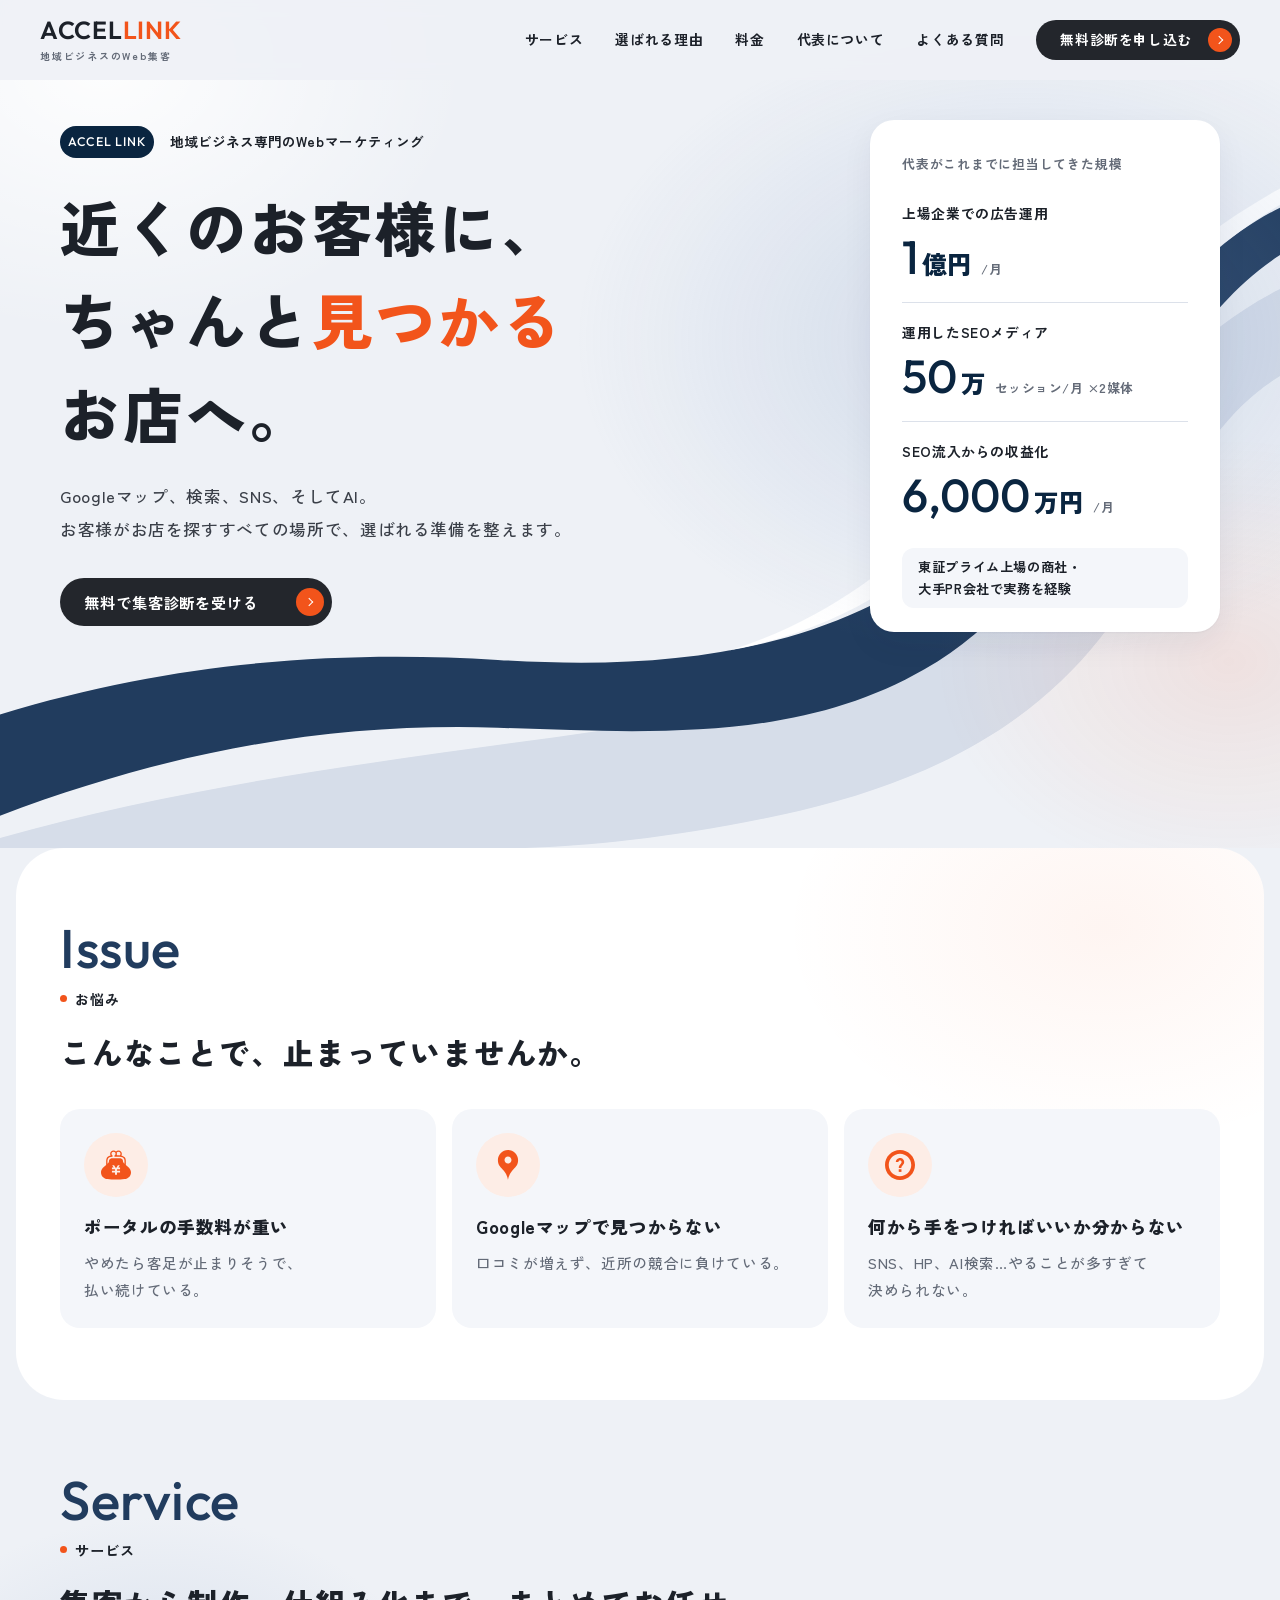
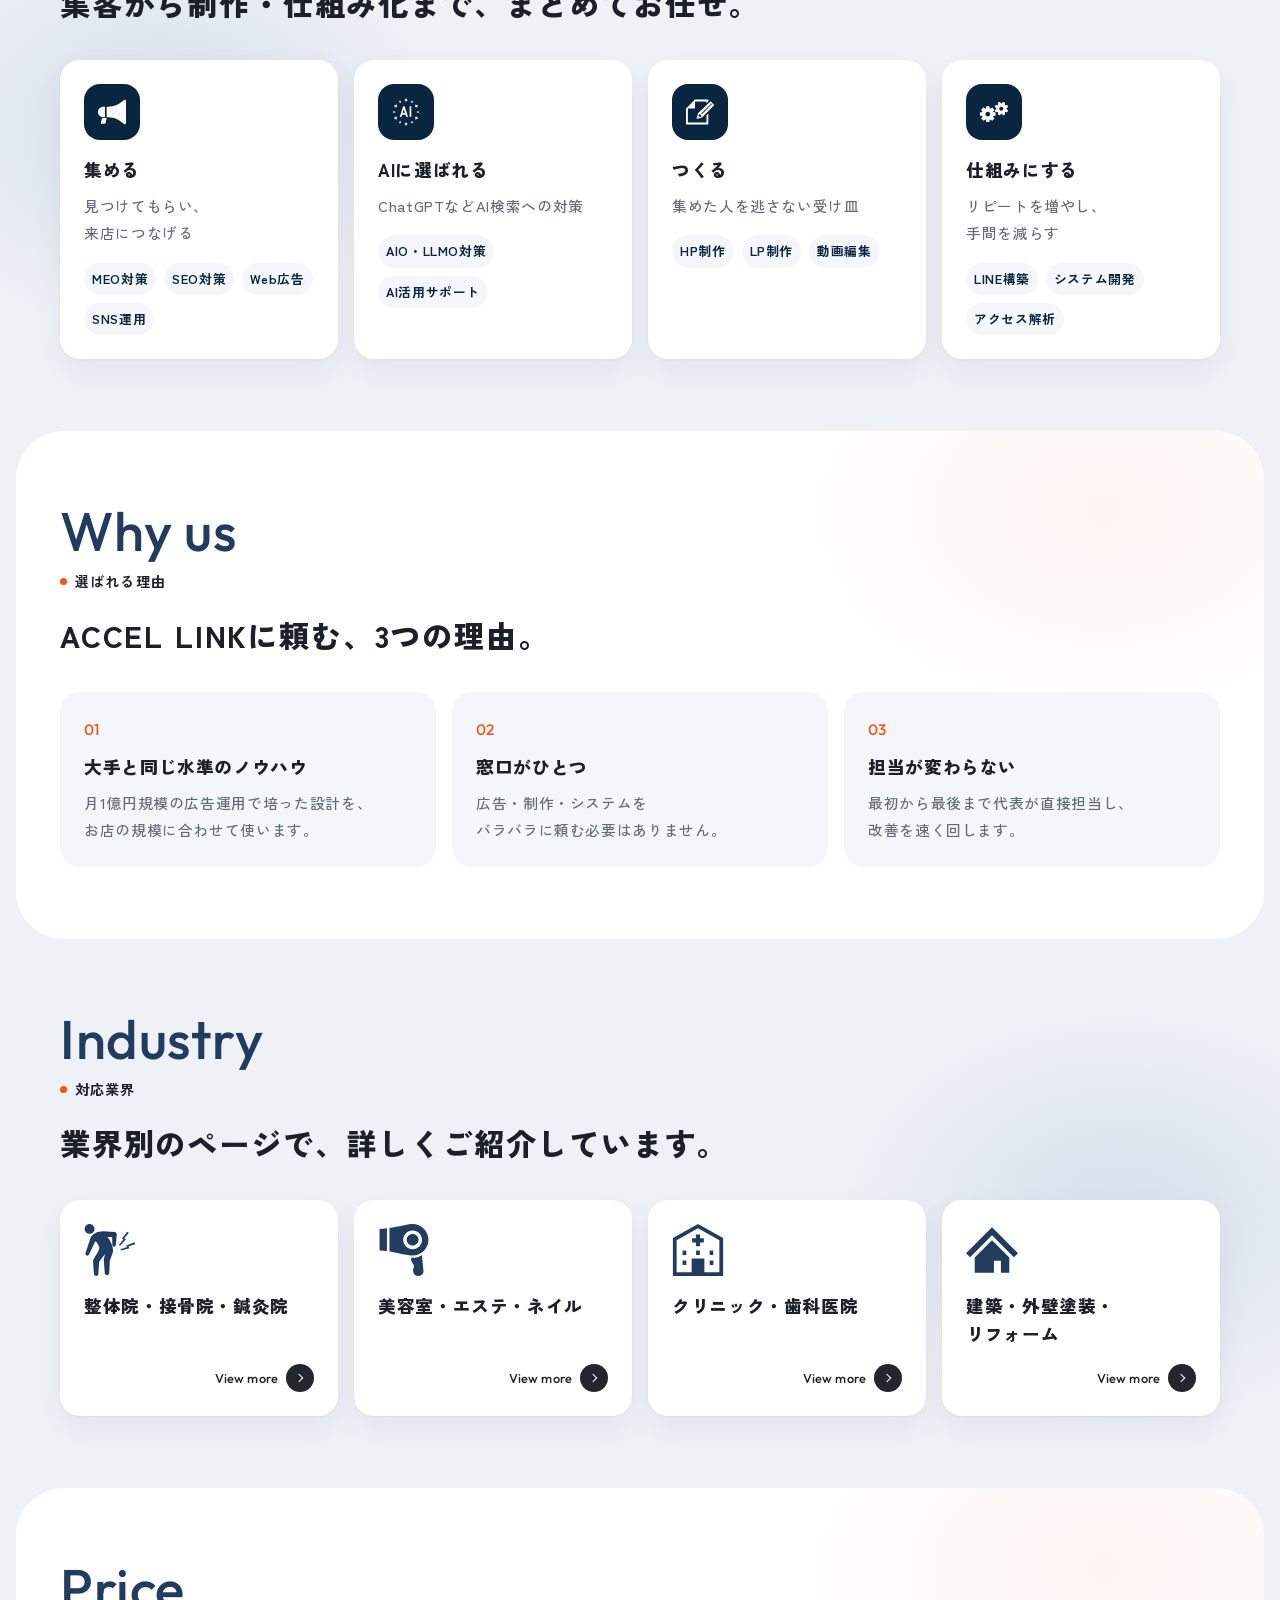
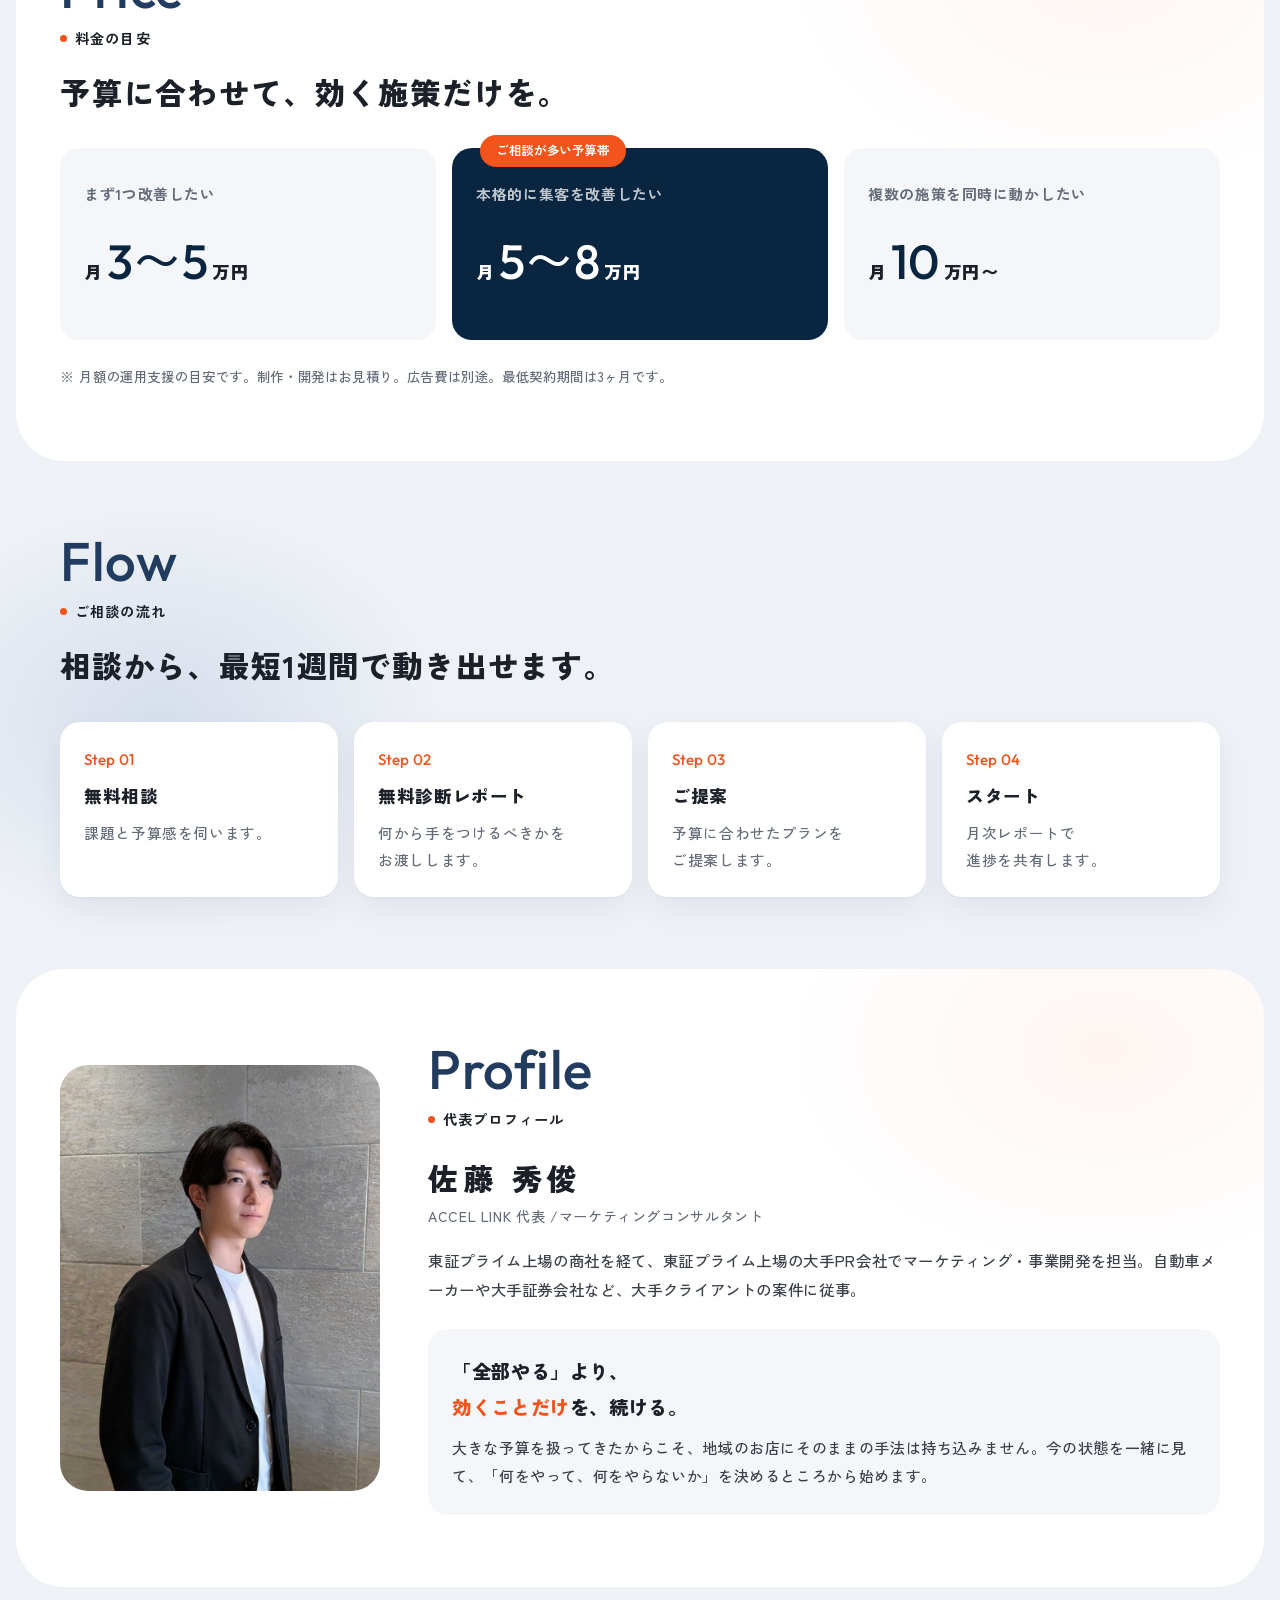
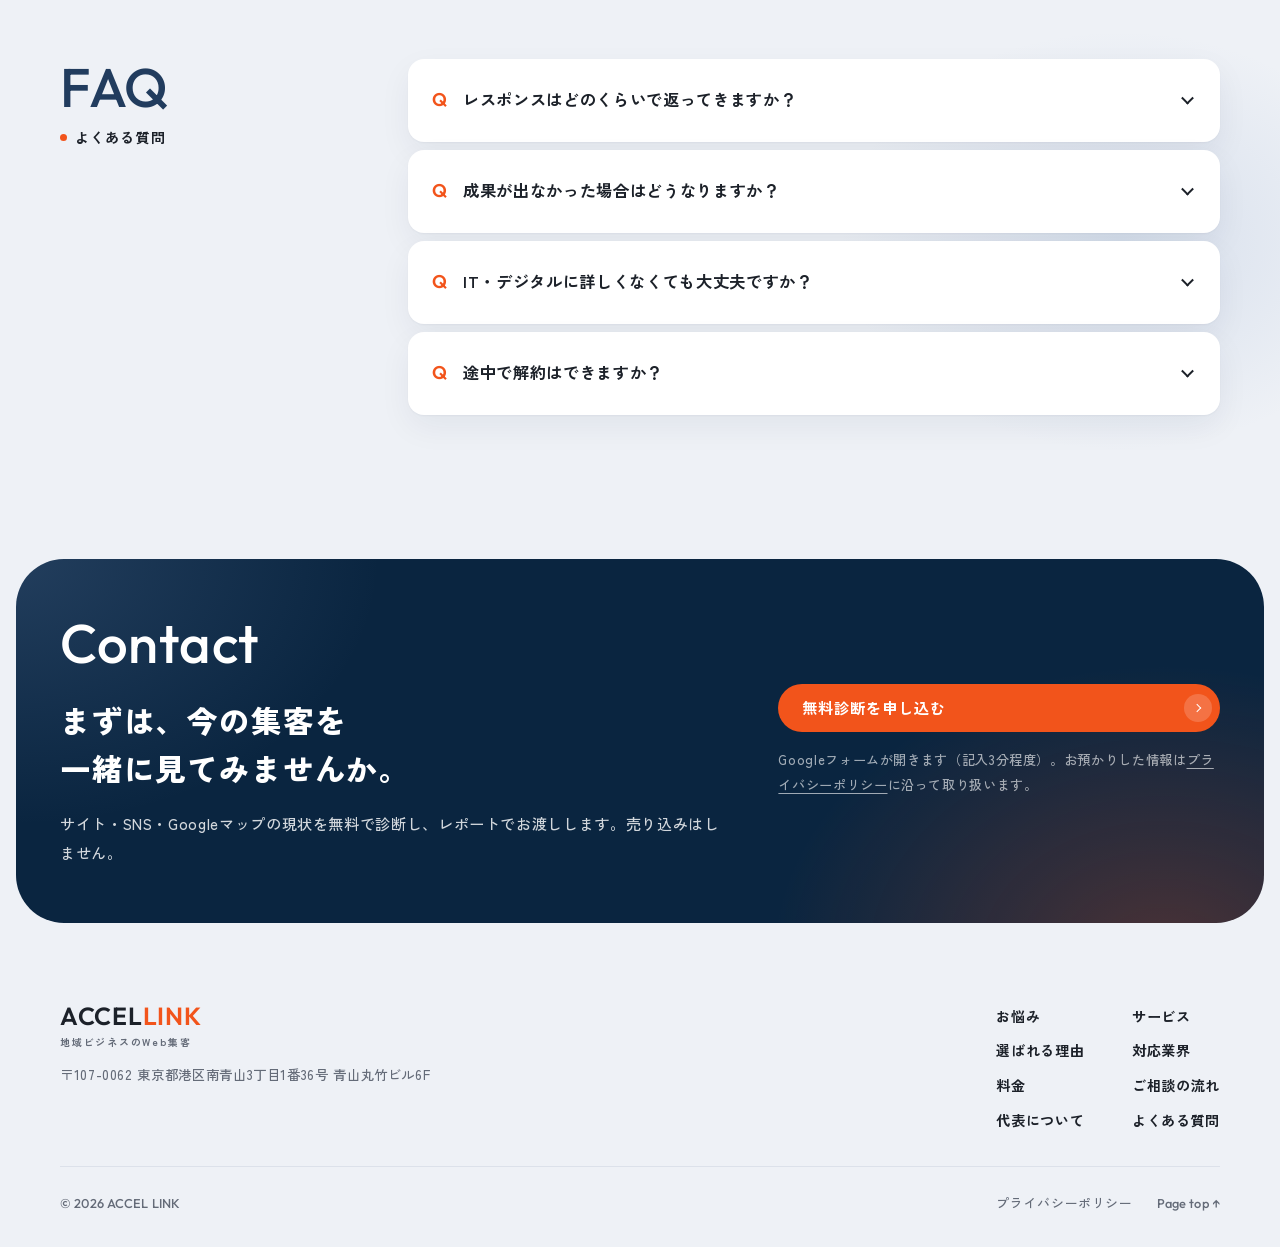
<file: index.html>
<!DOCTYPE html>
<html lang="ja">
<head>
  <meta charset="UTF-8">
  <meta name="viewport" content="width=device-width, initial-scale=1.0">
  <title>ACCEL LINK | 地域ビジネスのWeb集客・制作・AI活用</title>
  <meta name="description" content="整体院・サロン・クリニック・建築業など地域ビジネスの集客を、MEO・SEO・広告運用からHP/LP制作、AIO・LLMO対策、システム開発まで代表が一貫して支援。月1億円規模の広告運用実績。月3万円〜、まずは無料診断から。">
  <meta property="og:title" content="ACCEL LINK | 地域ビジネスのWeb集客・制作・AI活用">
  <meta property="og:description" content="MEO・SEO・広告運用からHP/LP制作、AIO・LLMO対策、システム開発まで。地域ビジネスの集客を代表が一貫して支援します。">
  <meta property="og:type" content="website">
  <meta property="og:url" content="https://accellink.github.io">
  <meta property="og:image" content="https://accellink.github.io/ogp.png">
  <meta property="og:image:width" content="1200">
  <meta property="og:image:height" content="630">
  <meta property="og:site_name" content="ACCEL LINK">
  <meta name="twitter:card" content="summary_large_image">
  <meta name="twitter:image" content="https://accellink.github.io/ogp.png">
  <link rel="icon" type="image/png" href="favicon.png">
  <link rel="apple-touch-icon" href="favicon.png">
  <link rel="preconnect" href="https://fonts.googleapis.com">
  <link rel="preconnect" href="https://fonts.gstatic.com" crossorigin>
  <link href="https://fonts.googleapis.com/css2?family=Zen+Kaku+Gothic+New:wght@400;500;700;900&family=Outfit:wght@400;500;600&display=swap" rel="stylesheet">
  <link rel="stylesheet" href="top.css?v=20261108d">
  <script src="analytics.js?v=20261108d"></script>
</head>
<body>

  <!-- ========== HEADER ========== -->
  <header class="header" id="header">
    <a href="#" class="logo" aria-label="ACCEL LINK トップへ">
      <span class="logo__main">ACCEL<span>LINK</span></span>
      <span class="logo__sub">地域ビジネスのWeb集客</span>
    </a>
    <nav class="nav" id="nav" aria-label="メインメニュー">
      <a href="#service">サービス</a>
      <a href="#reason">選ばれる理由</a>
      <a href="#price">料金</a>
      <a href="#profile">代表について</a>
      <a href="#faq">よくある質問</a>
      <a href="https://forms.gle/tFz5SyBMukdLWGup6" target="_blank" rel="noopener noreferrer" class="nav__cta">無料診断を申し込む<i class="arrow" aria-hidden="true"></i></a>
    </nav>
    <button class="menu-btn" id="hamburger" aria-label="メニューを開く" aria-controls="nav" aria-expanded="false">
      <span></span><span></span>
    </button>
  </header>

  <main>

  <!-- ========== HERO ========== -->
  <section class="hero">
    <svg class="hero__bands" viewBox="0 0 1440 900" preserveAspectRatio="none" aria-hidden="true">
      <path class="b-light" d="M-40,900 C240,820 520,800 780,760 C1010,724 1130,640 1230,500 C1300,400 1370,330 1480,290 L1480,380 C1400,410 1350,470 1310,560 C1230,740 1080,820 900,860 C760,890 640,900 560,900 Z"/>
      <path class="b-navy" d="M-40,770 C180,700 380,690 560,700 C760,712 930,690 1070,590 C1180,510 1250,380 1330,300 C1380,250 1430,220 1480,205 L1480,250 C1420,275 1370,320 1320,390 C1240,500 1170,640 1040,710 C900,786 740,778 560,772 C360,766 170,800 -40,880 Z"/>
      <path class="b-white" d="M820,690 C960,650 1060,560 1150,450 C1240,340 1330,250 1480,180 L1480,196 C1350,260 1270,345 1185,450 C1090,570 990,660 820,690 Z"/>
    </svg>

    <div class="hero__map" aria-hidden="true"></div>

    <div class="hero__inner">
      <div class="hero__copy" data-reveal>
        <p class="hero__label"><span class="en">ACCEL LINK</span>地域ビジネス専門のWebマーケティング</p>
        <h1 class="hero__title">近くのお客様に、<br>ちゃんと<em>見つかる</em><br>お店へ。</h1>
        <p class="hero__text">Googleマップ、検索、SNS、そしてAI。<br><span class="nb">お客様がお店を探す</span><span class="nb">すべての場所で、</span><span class="nb">選ばれる準備を</span><span class="nb">整えます。</span></p>
        <div class="hero__btns">
          <a href="https://forms.gle/tFz5SyBMukdLWGup6" target="_blank" rel="noopener noreferrer" class="btn btn--dark">無料で集客診断を受ける<i class="arrow arrow--accent" aria-hidden="true"></i></a>
        </div>
      </div>
      <aside class="numbers" aria-label="代表の実績" data-reveal>
        <p class="numbers__note">代表がこれまでに担当してきた規模</p>
        <dl class="numbers__list">
          <div><dt><span class="nb dt-pre">上場企業での</span><span class="nb">広告運用</span></dt><dd><span class="num en">1</span><span class="unit">億円</span><small>/月</small></dd></div>
          <div><dt><span class="nb dt-pre">運用した</span><span class="nb">SEOメディア</span></dt><dd><span class="num en">50</span><span class="unit">万</span><small><span class="nb">セッション/月</span> <span class="nb">×2媒体</span></small></dd></div>
          <div><dt><span class="nb">SEO</span><span class="nb dt-pre">流入からの</span><span class="nb">収益化</span></dt><dd><span class="num en">6,000</span><span class="unit">万円</span><small>/月</small></dd></div>
        </dl>
        <p class="numbers__career"><span class="nb">東証プライム上場の商社・</span><span class="nb">大手PR会社で実務を経験</span></p>
      </aside>
    </div>
  </section>

  <!-- ========== ISSUE ========== -->
  <section class="sec sec--white" id="issue">
    <div class="wrap">
      <header class="head">
        <p class="head__en en">Issue</p>
        <p class="head__ja">お悩み</p>
        <h2 class="head__title"><span class="nb">こんなことで、</span><span class="nb">止まっていませんか。</span></h2>
      </header>
      <ul class="cards cards--3 cards--row">
        <li class="card" data-reveal><span class="ic-circle"><i class="ic" style="--ic:url(images/icons/wallet.svg)"></i></span><h3>ポータルの手数料が重い</h3><p><span class="nb">やめたら客足が</span><span class="nb">止まりそうで、</span><span class="nb">払い続けている。</span></p></li>
        <li class="card" data-reveal><span class="ic-circle"><i class="ic" style="--ic:url(images/icons/map.svg)"></i></span><h3><span class="nb">Googleマップで</span><span class="nb">見つからない</span></h3><p><span class="nb">口コミが増えず、</span><span class="nb">近所の競合に</span><span class="nb">負けている。</span></p></li>
        <li class="card" data-reveal><span class="ic-circle"><i class="ic" style="--ic:url(images/icons/question.svg)"></i></span><h3><span class="nb">何から手をつければ</span><span class="nb">いいか分からない</span></h3><p><span class="nb">SNS、HP、AI検索…</span><span class="nb">やることが多すぎて</span><span class="nb">決められない。</span></p></li>
      </ul>
    </div>
  </section>

  <!-- ========== SERVICE ========== -->
  <section class="sec" id="service">
    <div class="wrap">
      <header class="head">
        <p class="head__en en">Service</p>
        <p class="head__ja">サービス</p>
        <h2 class="head__title"><span class="nb">集客から制作・</span><span class="nb">仕組み化まで、</span><span class="nb">まとめてお任せ。</span></h2>
      </header>
      <div class="cards cards--4 cards--grid2">
        <article class="card card--white" data-reveal>
          <span class="ic-badge"><i class="ic" style="--ic:url(images/icons/megaphone.svg)"></i></span>
          <h3>集める</h3>
          <p><span class="nb">見つけてもらい、</span><span class="nb">来店につなげる</span></p>
          <ul class="chips"><li>MEO対策</li><li>SEO対策</li><li>Web広告</li><li>SNS運用</li></ul>
        </article>
        <article class="card card--white" data-reveal>
          <span class="ic-badge"><i class="ic" style="--ic:url(images/icons/ai.png)"></i></span>
          <h3>AIに選ばれる</h3>
          <p><span class="nb">ChatGPTなど</span><span class="nb">AI検索への対策</span></p>
          <ul class="chips"><li>AIO・LLMO対策</li><li>AI活用サポート</li></ul>
        </article>
        <article class="card card--white" data-reveal>
          <span class="ic-badge"><i class="ic" style="--ic:url(images/icons/pen.svg)"></i></span>
          <h3>つくる</h3>
          <p><span class="nb">集めた人を逃さない</span><span class="nb">受け皿</span></p>
          <ul class="chips"><li>HP制作</li><li>LP制作</li><li>動画編集</li></ul>
        </article>
        <article class="card card--white" data-reveal>
          <span class="ic-badge"><i class="ic" style="--ic:url(images/icons/gears.svg)"></i></span>
          <h3>仕組みにする</h3>
          <p><span class="nb">リピートを増やし、</span><span class="nb">手間を減らす</span></p>
          <ul class="chips"><li>LINE構築</li><li>システム開発</li><li>アクセス解析</li></ul>
        </article>
      </div>
    </div>
  </section>

  <!-- ========== REASON ========== -->
  <section class="sec sec--white" id="reason">
    <div class="wrap">
      <header class="head">
        <p class="head__en en">Why us</p>
        <p class="head__ja">選ばれる理由</p>
        <h2 class="head__title"><span class="nb">ACCEL LINKに頼む、</span><span class="nb">3つの理由。</span></h2>
      </header>
      <ol class="cards cards--3 cards--row">
        <li class="card" data-reveal><p class="card__no en">01</p><h3><span class="nb">大手と同じ水準の</span><span class="nb">ノウハウ</span></h3><p><span class="nb">月1億円規模の</span><span class="nb">広告運用で培った</span><span class="nb">設計を、</span><span class="nb">お店の規模に合わせて使います。</span></p></li>
        <li class="card" data-reveal><p class="card__no en">02</p><h3>窓口がひとつ</h3><p><span class="nb">広告・制作・システムを</span><span class="nb">バラバラに頼む必要は</span><span class="nb">ありません。</span></p></li>
        <li class="card" data-reveal><p class="card__no en">03</p><h3>担当が変わらない</h3><p><span class="nb">最初から最後まで</span><span class="nb">代表が直接担当し、</span><span class="nb">改善を速く回します。</span></p></li>
      </ol>
    </div>
  </section>

  <!-- ========== INDUSTRY ========== -->
  <section class="sec" id="industry">
    <div class="wrap">
      <header class="head">
        <p class="head__en en">Industry</p>
        <p class="head__ja">対応業界</p>
        <h2 class="head__title"><span class="nb">業界別のページで、</span><span class="nb">詳しく</span><span class="nb">ご紹介しています。</span></h2>
      </header>
      <div class="cards cards--4 cards--grid2">
        <a href="seitai/index.html" class="card card--white card--link" data-reveal><i class="ic ind__ic" style="--ic:url(images/icons/seitai.svg)"></i><h3><span class="nb">整体院・</span><span class="nb">接骨院・</span><span class="nb">鍼灸院</span></h3><span class="more en">View more<i class="arrow" aria-hidden="true"></i></span></a>
        <a href="salon/index.html" class="card card--white card--link" data-reveal><i class="ic ind__ic" style="--ic:url(images/icons/salon.svg)"></i><h3><span class="nb">美容室・</span><span class="nb">エステ・</span><span class="nb">ネイル</span></h3><span class="more en">View more<i class="arrow" aria-hidden="true"></i></span></a>
        <a href="clinic/index.html" class="card card--white card--link" data-reveal><i class="ic ind__ic" style="--ic:url(images/icons/clinic.svg)"></i><h3><span class="nb">クリニック・</span><span class="nb">歯科医院</span></h3><span class="more en">View more<i class="arrow" aria-hidden="true"></i></span></a>
        <a href="construction/index.html" class="card card--white card--link" data-reveal><i class="ic ind__ic" style="--ic:url(images/icons/house.svg)"></i><h3><span class="nb">建築・</span><span class="nb">外壁塗装・</span><span class="nb">リフォーム</span></h3><span class="more en">View more<i class="arrow" aria-hidden="true"></i></span></a>
      </div>
    </div>
  </section>

  <!-- ========== PRICE ========== -->
  <section class="sec sec--white" id="price">
    <div class="wrap">
      <header class="head">
        <p class="head__en en">Price</p>
        <p class="head__ja">料金の目安</p>
        <h2 class="head__title"><span class="nb">予算に合わせて、</span><span class="nb">効く施策だけを。</span></h2>
      </header>
      <div class="cards cards--3 cards--row cards--price">
        <div class="card price" data-reveal>
          <p class="price__target">まず1つ改善したい</p>
          <p class="price__val">月<span class="en">3〜5</span>万円</p>
        </div>
        <div class="card price price--pop" data-reveal>
          <p class="price__badge">ご相談が多い予算帯</p>
          <p class="price__target"><span class="nb">本格的に</span><span class="nb">集客を改善したい</span></p>
          <p class="price__val">月<span class="en">5〜8</span>万円</p>
        </div>
        <div class="card price" data-reveal>
          <p class="price__target"><span class="nb">複数の施策を</span><span class="nb">同時に動かしたい</span></p>
          <p class="price__val">月<span class="en">10</span>万円〜</p>
        </div>
      </div>
      <p class="notes">※ 月額の運用支援の目安です。制作・開発はお見積り。広告費は別途。最低契約期間は3ヶ月です。</p>
    </div>
  </section>

  <!-- ========== FLOW ========== -->
  <section class="sec" id="flow">
    <div class="wrap">
      <header class="head">
        <p class="head__en en">Flow</p>
        <p class="head__ja">ご相談の流れ</p>
        <h2 class="head__title"><span class="nb">相談から、</span><span class="nb">最短1週間で</span><span class="nb">動き出せます。</span></h2>
      </header>
      <ol class="cards cards--4 cards--grid2">
        <li class="card card--white" data-reveal><p class="card__no en">Step 01</p><h3>無料相談</h3><p>課題と予算感を伺います。</p></li>
        <li class="card card--white" data-reveal><p class="card__no en">Step 02</p><h3>無料診断レポート</h3><p><span class="nb">何から手をつけるべきかを</span><span class="nb">お渡しします。</span></p></li>
        <li class="card card--white" data-reveal><p class="card__no en">Step 03</p><h3>ご提案</h3><p><span class="nb">予算に合わせたプランを</span><span class="nb">ご提案します。</span></p></li>
        <li class="card card--white" data-reveal><p class="card__no en">Step 04</p><h3>スタート</h3><p><span class="nb">月次レポートで</span><span class="nb">進捗を共有します。</span></p></li>
      </ol>
    </div>
  </section>

  <!-- ========== PROFILE ========== -->
  <section class="sec sec--white" id="profile">
    <div class="wrap profile">
      <figure class="profile__photo" data-reveal>
        <img src="images/portrait.jpg" alt="ACCEL LINK 代表 佐藤秀俊" width="780" height="1040" decoding="async">
      </figure>
      <div class="profile__body" data-reveal>
        <p class="head__en en">Profile</p>
        <p class="head__ja">代表プロフィール</p>
        <p class="profile__name">佐藤 秀俊</p>
        <p class="profile__role"><span class="nb">ACCEL LINK 代表 /</span><span class="nb">マーケティングコンサルタント</span></p>
        <p class="profile__career">東証プライム上場の商社を経て、東証プライム上場の大手PR会社でマーケティング・事業開発を担当。自動車メーカーや大手証券会社など、大手クライアントの案件に従事。</p>
        <blockquote class="profile__msg">
          <p class="profile__quote">「全部やる」より、<br><span class="nb"><em>効くことだけ</em>を、</span><span class="nb">続ける。</span></p>
          <p>大きな予算を扱ってきたからこそ、地域のお店にそのままの手法は持ち込みません。今の状態を一緒に見て、「何をやって、何をやらないか」を決めるところから始めます。</p>
        </blockquote>
      </div>
    </div>
  </section>

  <!-- ========== FAQ ========== -->
  <section class="sec" id="faq">
    <div class="wrap split">
      <header class="head">
        <p class="head__en en">FAQ</p>
        <p class="head__ja">よくある質問</p>
      </header>
      <div class="faq-list">
        <div class="faq-item">
          <button class="faq-q" aria-expanded="false"><span class="en">Q</span><span><span class="nb">レスポンスは</span><span class="nb">どのくらいで</span><span class="nb">返ってきますか？</span></span></button>
          <div class="faq-a"><p>通常、24時間以内にお返しします。月次レポートや定例MTGはあらかじめ日程を決めて進めます。</p></div>
        </div>
        <div class="faq-item">
          <button class="faq-q" aria-expanded="false"><span class="en">Q</span><span><span class="nb">成果が出なかった場合は</span><span class="nb">どうなりますか？</span></span></button>
          <div class="faq-a"><p>成果保証はしておりません。数字の変化を毎月お伝えし、効果が薄い施策はすぐ方向転換します。3ヶ月の時点で改めて方針をすり合わせます。</p></div>
        </div>
        <div class="faq-item">
          <button class="faq-q" aria-expanded="false"><span class="en">Q</span><span><span class="nb">IT・デジタルに</span><span class="nb">詳しくなくても</span><span class="nb">大丈夫ですか？</span></span></button>
          <div class="faq-a"><p>はい、問題ありません。専門用語を使わず、何をなぜやるのかを説明しながら進めます。</p></div>
        </div>
        <div class="faq-item">
          <button class="faq-q" aria-expanded="false"><span class="en">Q</span><span><span class="nb">途中で解約は</span><span class="nb">できますか？</span></span></button>
          <div class="faq-a"><p>最低契約期間は3ヶ月です。それ以降は前月末までのご連絡で、翌月末に終了できます。</p></div>
        </div>
      </div>
    </div>
  </section>

  <!-- ========== CTA ========== -->
  <section class="cta" id="contact">
    <div class="cta__inner" data-reveal>
      <div class="cta__text">
        <p class="head__en en">Contact</p>
        <h2><span class="nb">まずは、</span><span class="nb">今の集客を</span><br><span class="nb">一緒に</span><span class="nb">見てみませんか。</span></h2>
        <p>サイト・SNS・Googleマップの現状を無料で診断し、レポートでお渡しします。売り込みはしません。</p>
      </div>
      <div class="cta__btns">
        <a href="https://forms.gle/tFz5SyBMukdLWGup6" target="_blank" rel="noopener noreferrer" class="btn btn--accent">無料診断を申し込む<i class="arrow arrow--white" aria-hidden="true"></i></a>
        <p class="cta__note">Googleフォームが開きます（記入3分程度）。お預かりした情報は<a href="privacy.html">プライバシーポリシー</a>に沿って取り扱います。</p>
      </div>
    </div>
  </section>

  </main>

  <!-- ========== FOOTER ========== -->
  <footer class="footer">
    <div class="wrap footer__inner">
      <div>
        <a href="#" class="logo"><span class="logo__main">ACCEL<span>LINK</span></span><span class="logo__sub">地域ビジネスのWeb集客</span></a>
        <p class="footer__address"><span class="nb">〒107-0062</span> <span class="nb">東京都港区南青山3丁目1番36号</span> <span class="nb">青山丸竹ビル6F</span></p>
      </div>
      <nav class="footer__nav" aria-label="フッターメニュー">
        <a href="#issue">お悩み</a><a href="#service">サービス</a><a href="#reason">選ばれる理由</a><a href="#industry">対応業界</a><a href="#price">料金</a><a href="#flow">ご相談の流れ</a><a href="#profile">代表について</a><a href="#faq">よくある質問</a>
      </nav>
    </div>
    <div class="wrap footer__bottom">
      <p class="en">© 2026 ACCEL LINK</p>
      <span class="footer__links"><a href="privacy.html">プライバシーポリシー</a><a href="#" class="en footer__top">Page top ↑</a></span>
    </div>
  </footer>

  <a href="https://forms.gle/tFz5SyBMukdLWGup6" target="_blank" rel="noopener noreferrer" class="sp-cta" id="spCta" aria-hidden="true" tabindex="-1">無料で集客診断を受ける<i class="arrow arrow--accent" aria-hidden="true"></i></a>

  <script src="script.js?v=20261108d"></script>
</body>
</html>
</file>
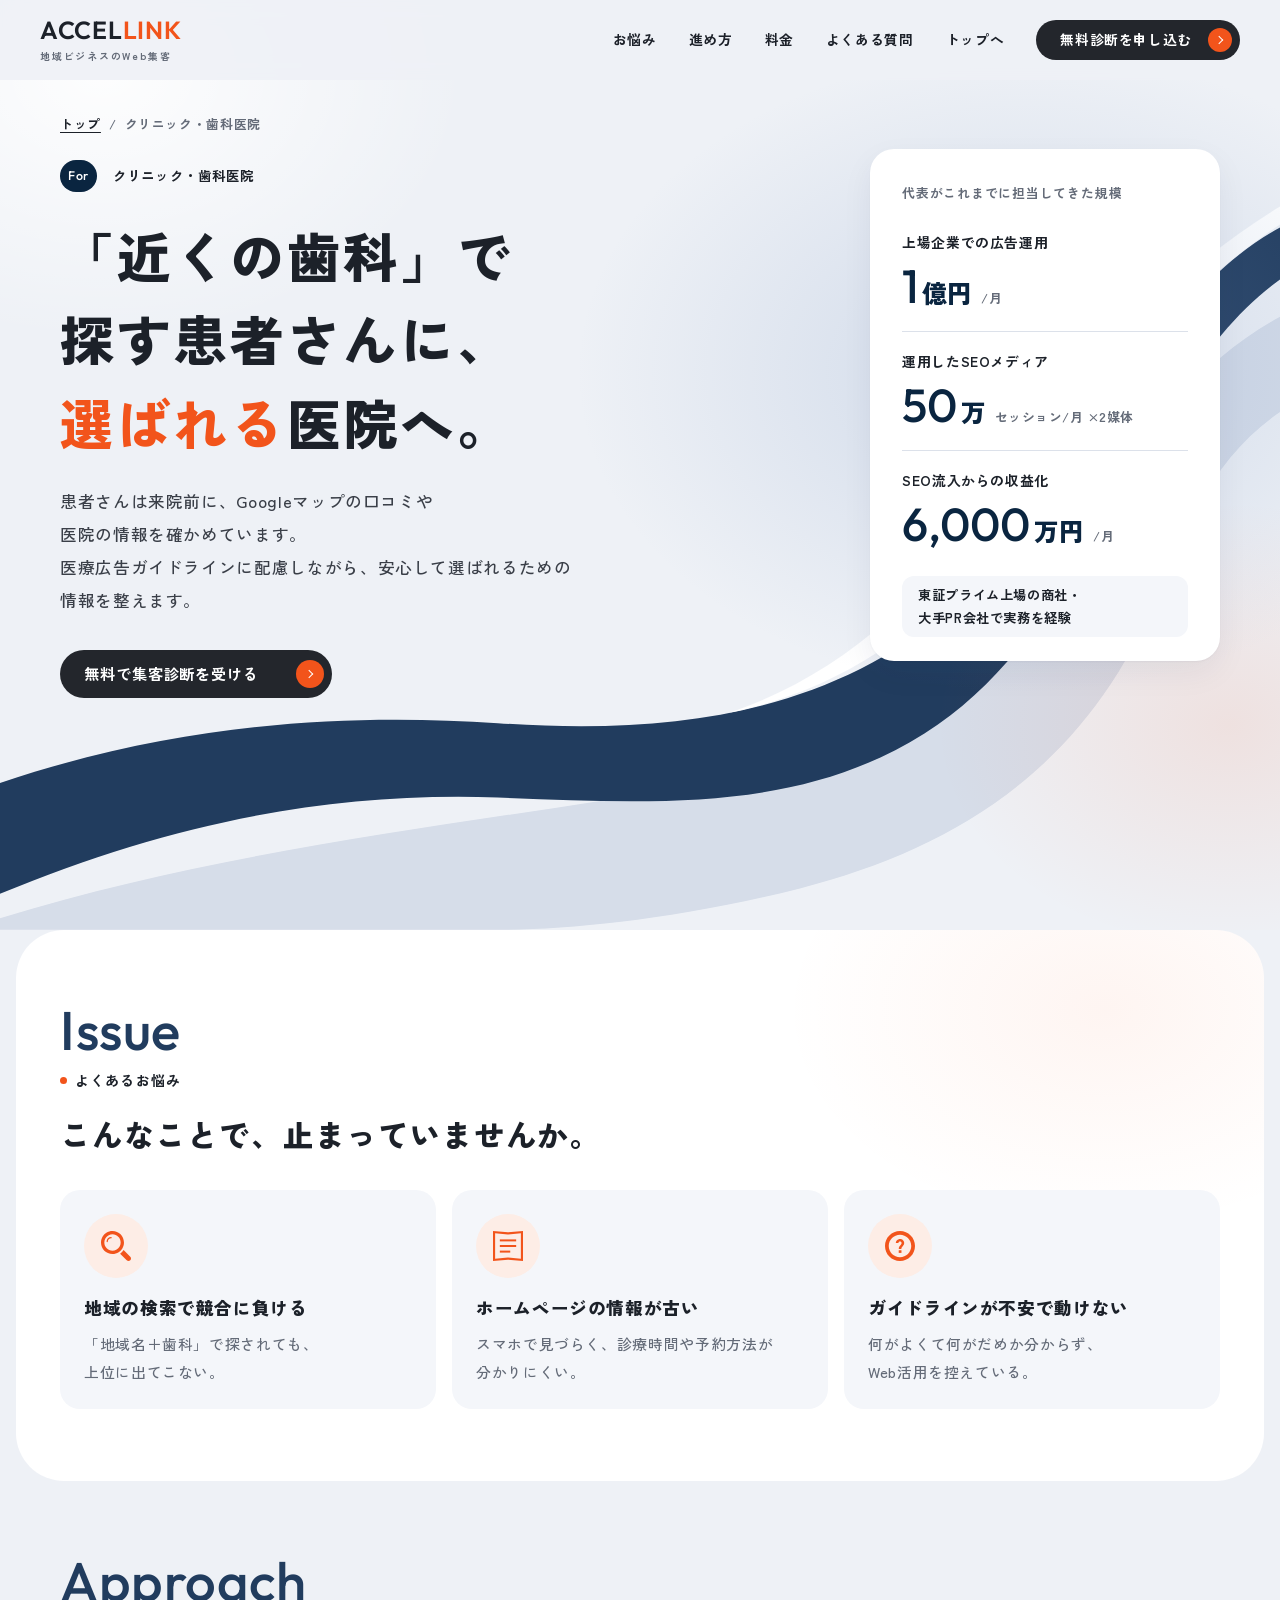
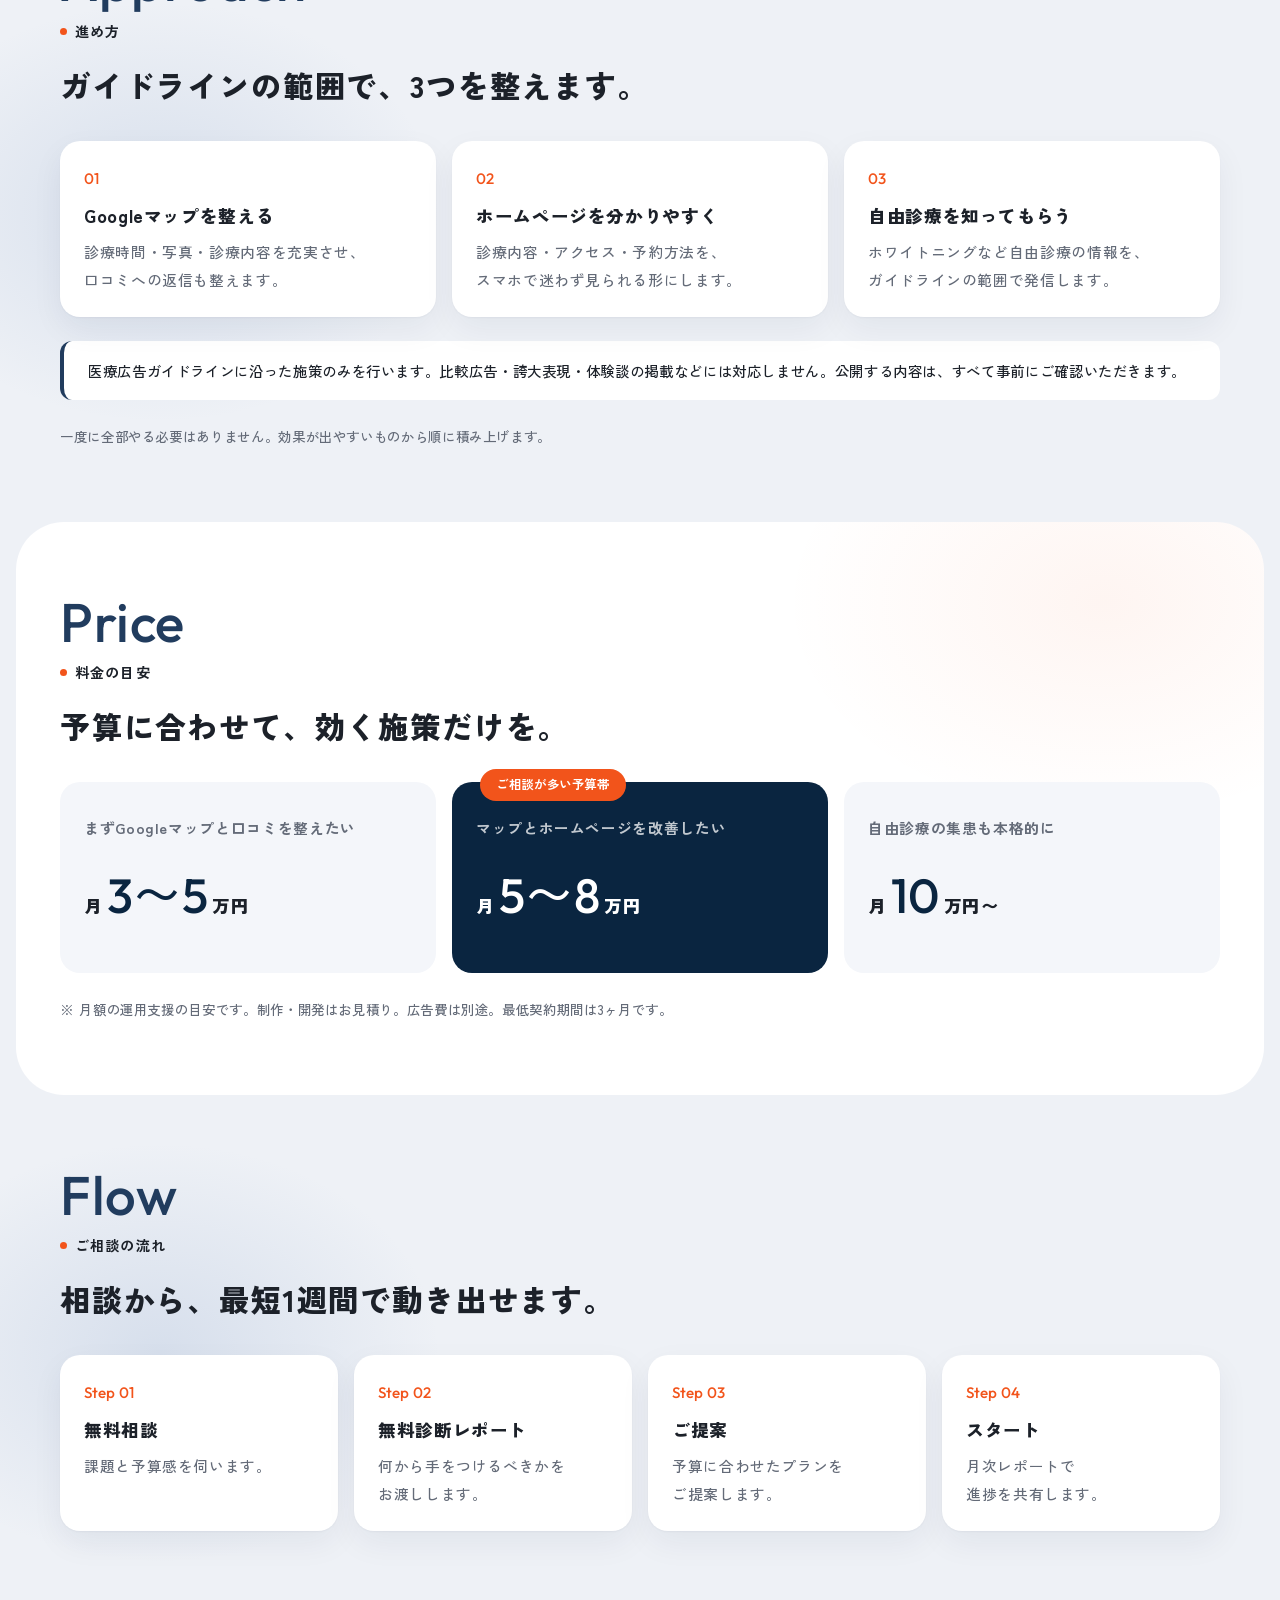
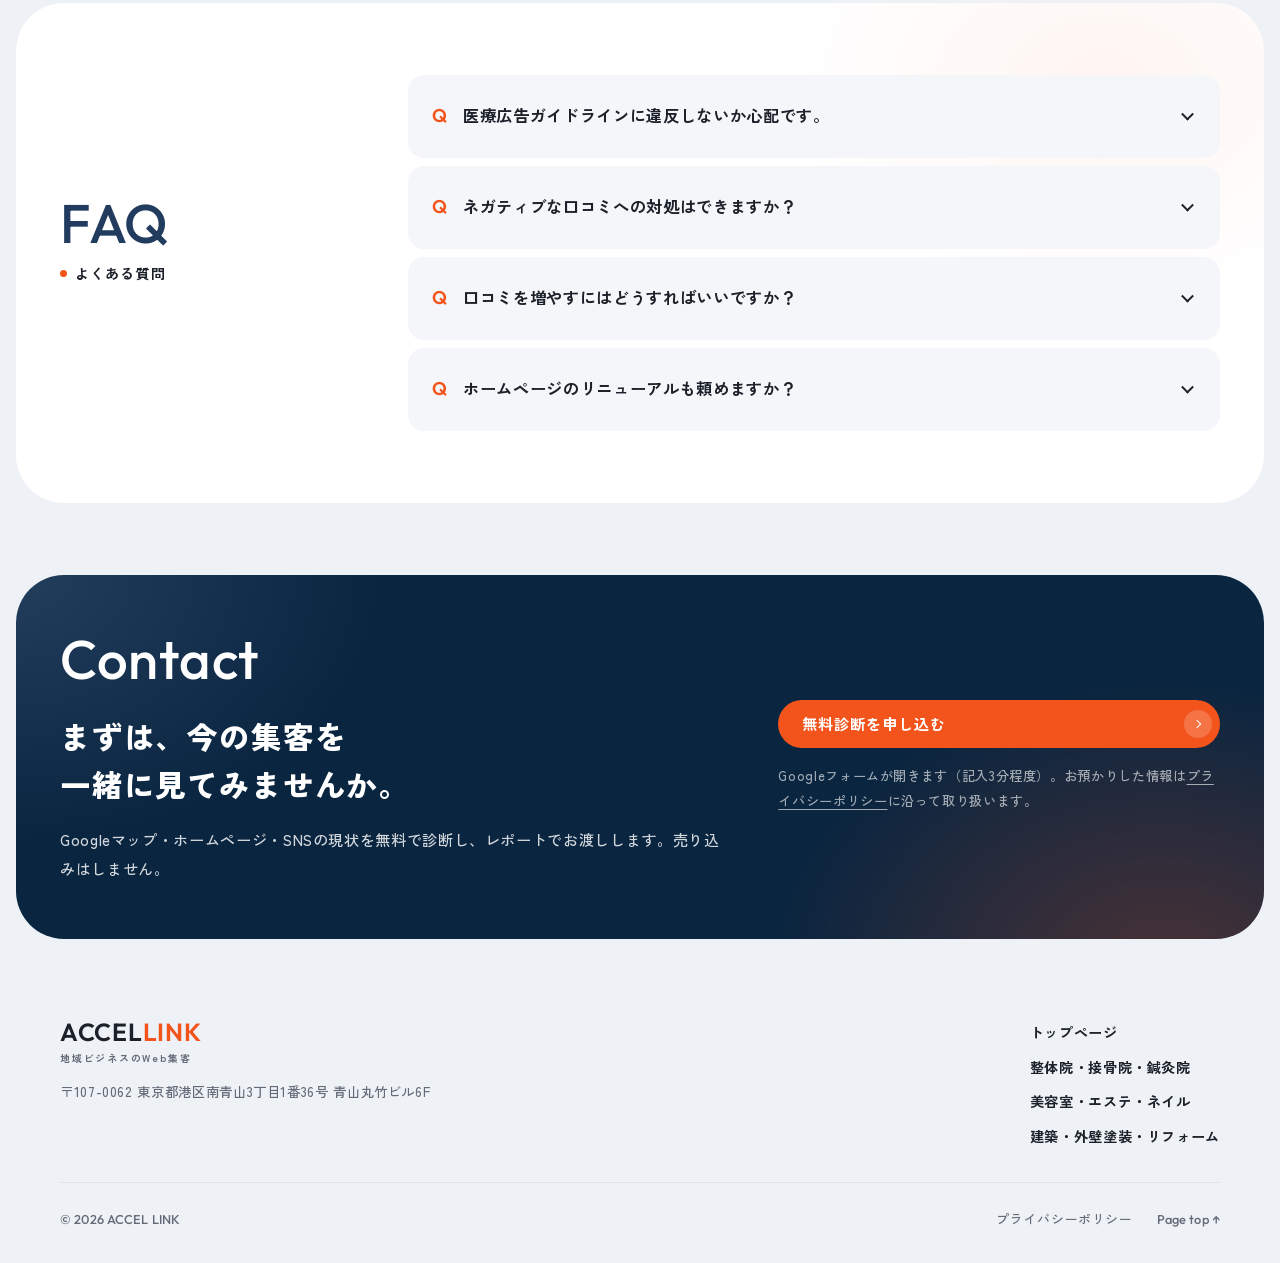
<file: clinic/index.html>
<!DOCTYPE html>
<html lang="ja">
<head>
  <meta charset="UTF-8">
  <meta name="viewport" content="width=device-width, initial-scale=1.0">
  <title>クリニック・歯科医院のWeb集患 | ACCEL LINK</title>
  <meta name="description" content="地域の検索で選ばれたいクリニック・歯科医院向け。医療広告ガイドラインに配慮しながら、Googleマップ（MEO）・ホームページ・口コミ対応を整え、患者さんに安心して選ばれる情報をつくります。月3万円〜、まずは無料診断から。">
  <link rel="canonical" href="https://accellink.github.io/clinic/">
  <meta property="og:title" content="クリニック・歯科医院のWeb集患 | ACCEL LINK">
  <meta property="og:description" content="地域の検索で選ばれたいクリニック・歯科医院向け。医療広告ガイドラインに配慮しながら、Googleマップ（MEO）・ホームページ・口コミ対応を整え、患者さんに安心して選ばれる情報をつくります。月3万円〜、まずは無料診断から。">
  <meta property="og:type" content="website">
  <meta property="og:url" content="https://accellink.github.io/clinic/">
  <meta property="og:image" content="https://accellink.github.io/ogp.png">
  <meta property="og:image:width" content="1200">
  <meta property="og:image:height" content="630">
  <meta property="og:site_name" content="ACCEL LINK">
  <meta name="twitter:card" content="summary_large_image">
  <meta name="twitter:image" content="https://accellink.github.io/ogp.png">
  <link rel="icon" type="image/png" href="../favicon.png">
  <link rel="apple-touch-icon" href="../favicon.png">
  <link rel="preconnect" href="https://fonts.googleapis.com">
  <link rel="preconnect" href="https://fonts.gstatic.com" crossorigin>
  <link href="https://fonts.googleapis.com/css2?family=Zen+Kaku+Gothic+New:wght@400;500;700;900&family=Outfit:wght@400;500;600&display=swap" rel="stylesheet">
  <link rel="stylesheet" href="../top.css?v=20261108d">
  <script type="application/ld+json">{"@context":"https://schema.org","@type":"BreadcrumbList","itemListElement":[{"@type":"ListItem","position":1,"name":"トップ","item":"https://accellink.github.io/"},{"@type":"ListItem","position":2,"name":"クリニック・歯科医院","item":"https://accellink.github.io/clinic/"}]}</script>
  <script src="../analytics.js?v=20261108d"></script>
</head>
<body>

  <!-- ========== HEADER ========== -->
  <header class="header" id="header">
    <a href="../" class="logo" aria-label="ACCEL LINK トップへ">
      <span class="logo__main">ACCEL<span>LINK</span></span>
      <span class="logo__sub">地域ビジネスのWeb集客</span>
    </a>
    <nav class="nav" id="nav" aria-label="メインメニュー">
      <a href="#issue">お悩み</a>
      <a href="#approach">進め方</a>
      <a href="#price">料金</a>
      <a href="#faq">よくある質問</a>
      <a href="../">トップへ</a>
      <a href="https://forms.gle/tFz5SyBMukdLWGup6" target="_blank" rel="noopener noreferrer" class="nav__cta">無料診断を申し込む<i class="arrow" aria-hidden="true"></i></a>
    </nav>
    <button class="menu-btn" id="hamburger" aria-label="メニューを開く" aria-controls="nav" aria-expanded="false">
      <span></span><span></span>
    </button>
  </header>

  <main>

  <!-- ========== HERO ========== -->
  <section class="hero hero--sub">
    <svg class="hero__bands" viewBox="0 0 1440 900" preserveAspectRatio="none" aria-hidden="true">
      <path class="b-light" d="M-40,900 C240,820 520,800 780,760 C1010,724 1130,640 1230,500 C1300,400 1370,330 1480,290 L1480,380 C1400,410 1350,470 1310,560 C1230,740 1080,820 900,860 C760,890 640,900 560,900 Z"/>
      <path class="b-navy" d="M-40,770 C180,700 380,690 560,700 C760,712 930,690 1070,590 C1180,510 1250,380 1330,300 C1380,250 1430,220 1480,205 L1480,250 C1420,275 1370,320 1320,390 C1240,500 1170,640 1040,710 C900,786 740,778 560,772 C360,766 170,800 -40,880 Z"/>
      <path class="b-white" d="M820,690 C960,650 1060,560 1150,450 C1240,340 1330,250 1480,180 L1480,196 C1350,260 1270,345 1185,450 C1090,570 990,660 820,690 Z"/>
    </svg>

    <div class="hero__map" aria-hidden="true"></div>

    <div class="hero__inner">
      <div class="hero__copy" data-reveal>
        <nav class="crumb" aria-label="パンくずリスト"><a href="../">トップ</a><span aria-hidden="true">/</span><span>クリニック・歯科医院</span></nav>
        <p class="hero__label"><span class="en">For</span>クリニック・歯科医院</p>
        <h1 class="hero__title">「近くの歯科」で<br>探す患者さんに、<br><em>選ばれる</em>医院へ。</h1>
        <p class="hero__text"><span class="nb">患者さんは来院前に、</span><span class="nb">Googleマップの口コミや</span><span class="nb">医院の情報を確かめています。</span><br><span class="nb">医療広告ガイドラインに配慮しながら、</span><span class="nb">安心して選ばれるための</span><span class="nb">情報を整えます。</span></p>
        <div class="hero__btns">
          <a href="https://forms.gle/tFz5SyBMukdLWGup6" target="_blank" rel="noopener noreferrer" class="btn btn--dark">無料で集客診断を受ける<i class="arrow arrow--accent" aria-hidden="true"></i></a>
        </div>
      </div>
      <aside class="numbers" aria-label="代表の実績" data-reveal>
        <p class="numbers__note">代表がこれまでに担当してきた規模</p>
        <dl class="numbers__list">
          <div><dt><span class="nb dt-pre">上場企業での</span><span class="nb">広告運用</span></dt><dd><span class="num en">1</span><span class="unit">億円</span><small>/月</small></dd></div>
          <div><dt><span class="nb dt-pre">運用した</span><span class="nb">SEOメディア</span></dt><dd><span class="num en">50</span><span class="unit">万</span><small><span class="nb">セッション/月</span> <span class="nb">×2媒体</span></small></dd></div>
          <div><dt><span class="nb">SEO</span><span class="nb dt-pre">流入からの</span><span class="nb">収益化</span></dt><dd><span class="num en">6,000</span><span class="unit">万円</span><small>/月</small></dd></div>
        </dl>
        <p class="numbers__career"><span class='nb'>東証プライム上場の商社・</span><span class='nb'>大手PR会社で実務を経験</span></p>
      </aside>
    </div>
  </section>

  <!-- ========== ISSUE ========== -->
  <section class="sec sec--white" id="issue">
    <div class="wrap">
      <header class="head">
        <p class="head__en en">Issue</p>
        <p class="head__ja">よくあるお悩み</p>
        <h2 class="head__title"><span class='nb'>こんなことで、</span><span class='nb'>止まっていませんか。</span></h2>
      </header>
      <ul class="cards cards--3 cards--row">
        <li class="card" data-reveal><span class="ic-circle"><i class="ic" style="--ic:url(../images/icons/search.svg)"></i></span><h3><span class="nb">地域の検索で</span><span class="nb">競合に負ける</span></h3><p><span class="nb">「地域名＋歯科」で探されても、</span><span class="nb">上位に出てこない。</span></p></li>
        <li class="card" data-reveal><span class="ic-circle"><i class="ic" style="--ic:url(../images/icons/document.svg)"></i></span><h3><span class="nb">ホームページの</span><span class="nb">情報が古い</span></h3><p><span class="nb">スマホで見づらく、</span><span class="nb">診療時間や予約方法が</span><span class="nb">分かりにくい。</span></p></li>
        <li class="card" data-reveal><span class="ic-circle"><i class="ic" style="--ic:url(../images/icons/question.svg)"></i></span><h3><span class="nb">ガイドラインが不安で</span><span class="nb">動けない</span></h3><p><span class="nb">何がよくて何がだめか分からず、</span><span class="nb">Web活用を控えている。</span></p></li>
      </ul>
    </div>
  </section>

  <!-- ========== APPROACH ========== -->
  <section class="sec" id="approach">
    <div class="wrap">
      <header class="head">
        <p class="head__en en">Approach</p>
        <p class="head__ja">進め方</p>
        <h2 class="head__title"><span class="nb">ガイドラインの範囲で、</span><span class="nb">3つを整えます。</span></h2>
      </header>
      <ol class="cards cards--3 cards--row">
        <li class="card card--white" data-reveal><p class="card__no en">01</p><h3><span class="nb">Googleマップを</span><span class="nb">整える</span></h3><p><span class="nb">診療時間・写真・診療内容を充実させ、</span><span class="nb">口コミへの返信も整えます。</span></p></li>
        <li class="card card--white" data-reveal><p class="card__no en">02</p><h3><span class="nb">ホームページを</span><span class="nb">分かりやすく</span></h3><p><span class="nb">診療内容・アクセス・予約方法を、</span><span class="nb">スマホで迷わず見られる形にします。</span></p></li>
        <li class="card card--white" data-reveal><p class="card__no en">03</p><h3><span class="nb">自由診療を</span><span class="nb">知ってもらう</span></h3><p><span class="nb">ホワイトニングなど自由診療の情報を、</span><span class="nb">ガイドラインの範囲で発信します。</span></p></li>
      </ol>
      <p class="notice" data-reveal>医療広告ガイドラインに沿った施策のみを行います。比較広告・誇大表現・体験談の掲載などには対応しません。公開する内容は、すべて事前にご確認いただきます。</p>
      <p class="notes">一度に全部やる必要はありません。効果が出やすいものから順に積み上げます。</p>
    </div>
  </section>

  <!-- ========== PRICE ========== -->
  <section class="sec sec--white" id="price">
    <div class="wrap">
      <header class="head">
        <p class="head__en en">Price</p>
        <p class="head__ja">料金の目安</p>
        <h2 class="head__title"><span class='nb'>予算に合わせて、</span><span class='nb'>効く施策だけを。</span></h2>
      </header>
      <div class="cards cards--3 cards--row cards--price">
        <div class="card price" data-reveal>
          <p class="price__target"><span class="nb">まずGoogleマップと</span><span class="nb">口コミを整えたい</span></p>
          <p class="price__val">月<span class="en">3〜5</span>万円</p>
        </div>
        <div class="card price price--pop" data-reveal>
          <p class="price__badge">ご相談が多い予算帯</p>
          <p class="price__target"><span class="nb">マップと</span><span class="nb">ホームページを</span><span class="nb">改善したい</span></p>
          <p class="price__val">月<span class="en">5〜8</span>万円</p>
        </div>
        <div class="card price" data-reveal>
          <p class="price__target"><span class="nb">自由診療の集患も</span><span class="nb">本格的に</span></p>
          <p class="price__val">月<span class="en">10</span>万円〜</p>
        </div>
      </div>
      <p class="notes">※ 月額の運用支援の目安です。制作・開発はお見積り。広告費は別途。最低契約期間は3ヶ月です。</p>
    </div>
  </section>

  <!-- ========== FLOW ========== -->
  <section class="sec" id="flow">
    <div class="wrap">
      <header class="head">
        <p class="head__en en">Flow</p>
        <p class="head__ja">ご相談の流れ</p>
        <h2 class="head__title"><span class='nb'>相談から、</span><span class='nb'>最短1週間で</span><span class='nb'>動き出せます。</span></h2>
      </header>
      <ol class="cards cards--4 cards--grid2">
        <li class="card card--white" data-reveal><p class="card__no en">Step 01</p><h3>無料相談</h3><p>課題と予算感を伺います。</p></li>
        <li class="card card--white" data-reveal><p class="card__no en">Step 02</p><h3>無料診断レポート</h3><p><span class='nb'>何から手をつけるべきかを</span><span class='nb'>お渡しします。</span></p></li>
        <li class="card card--white" data-reveal><p class="card__no en">Step 03</p><h3>ご提案</h3><p><span class='nb'>予算に合わせたプランを</span><span class='nb'>ご提案します。</span></p></li>
        <li class="card card--white" data-reveal><p class="card__no en">Step 04</p><h3>スタート</h3><p><span class='nb'>月次レポートで</span><span class='nb'>進捗を共有します。</span></p></li>
      </ol>
    </div>
  </section>

  <!-- ========== FAQ ========== -->
  <section class="sec sec--white" id="faq">
    <div class="wrap split">
      <header class="head">
        <p class="head__en en">FAQ</p>
        <p class="head__ja">よくある質問</p>
      </header>
      <div class="faq-list faq-list--tint">
        <div class="faq-item">
          <button class="faq-q" aria-expanded="false"><span class="en">Q</span><span><span class="nb">医療広告ガイドラインに</span><span class="nb">違反しないか</span><span class="nb">心配です。</span></span></button>
          <div class="faq-a"><p>ガイドラインに沿った施策のみを行います。スタッフ紹介・院内設備・診療の流れ・症状別のQ&Aなど、ガイドラインの範囲でできることは多くあります。公開する内容は事前にご確認いただきます。</p></div>
        </div>
        <div class="faq-item">
          <button class="faq-q" aria-expanded="false"><span class="en">Q</span><span><span class="nb">ネガティブな口コミへの</span><span class="nb">対処はできますか？</span></span></button>
          <div class="faq-a"><p>はい。返信文の作成をお手伝いします。誠実で落ち着いたトーンで返信することで、口コミを読む第三者からの印象も変わります。削除申請が妥当なケースについても助言します。</p></div>
        </div>
        <div class="faq-item">
          <button class="faq-q" aria-expanded="false"><span class="en">Q</span><span><span class="nb">口コミを増やすには</span><span class="nb">どうすればいいですか？</span></span></button>
          <div class="faq-a"><p>会計後など自然なタイミングで、口コミの投稿先を案内する導線をつくります。受付の負担が少ない方法をご提案します。見返りを渡して口コミを集める方法はGoogleのポリシー違反になるため行いません。</p></div>
        </div>
        <div class="faq-item">
          <button class="faq-q" aria-expanded="false"><span class="en">Q</span><span><span class="nb">ホームページの</span><span class="nb">リニューアルも</span><span class="nb">頼めますか？</span></span></button>
          <div class="faq-a"><p>はい、お見積りのうえ対応します。ただ、いきなり全面リニューアルするより、まずGoogleマップを整え、その後サイトを順に改善していく方が早く効果が出やすいケースが多いです。</p></div>
        </div>
      </div>
    </div>
  </section>

  <!-- ========== CTA ========== -->
  <section class="cta" id="contact">
    <div class="cta__inner" data-reveal>
      <div class="cta__text">
        <p class="head__en en">Contact</p>
        <h2><span class='nb'>まずは、</span><span class='nb'>今の集客を</span><br><span class='nb'>一緒に</span><span class='nb'>見てみませんか。</span></h2>
        <p>Googleマップ・ホームページ・SNSの現状を無料で診断し、レポートでお渡しします。売り込みはしません。</p>
      </div>
      <div class="cta__btns">
        <a href="https://forms.gle/tFz5SyBMukdLWGup6" target="_blank" rel="noopener noreferrer" class="btn btn--accent">無料診断を申し込む<i class="arrow arrow--white" aria-hidden="true"></i></a>
        <p class="cta__note">Googleフォームが開きます（記入3分程度）。お預かりした情報は<a href="../privacy.html">プライバシーポリシー</a>に沿って取り扱います。</p>
      </div>
    </div>
  </section>

  </main>

  <!-- ========== FOOTER ========== -->
  <footer class="footer">
    <div class="wrap footer__inner">
      <div>
        <a href="../" class="logo"><span class="logo__main">ACCEL<span>LINK</span></span><span class="logo__sub">地域ビジネスのWeb集客</span></a>
        <p class="footer__address"><span class='nb'>〒107-0062</span> <span class='nb'>東京都港区南青山3丁目1番36号</span> <span class='nb'>青山丸竹ビル6F</span></p>
      </div>
      <nav class="footer__nav footer__nav--sub" aria-label="ほかの業界">
        <a href="../">トップページ</a>
        <a href="../seitai/">整体院・接骨院・鍼灸院</a>
        <a href="../salon/">美容室・エステ・ネイル</a>
        <a href="../construction/">建築・外壁塗装・リフォーム</a>
      </nav>
    </div>
    <div class="wrap footer__bottom">
      <p class="en">© 2026 ACCEL LINK</p>
      <span class="footer__links"><a href="../privacy.html">プライバシーポリシー</a><a href="#" class="en footer__top">Page top ↑</a></span>
    </div>
  </footer>

  <a href="https://forms.gle/tFz5SyBMukdLWGup6" target="_blank" rel="noopener noreferrer" class="sp-cta" id="spCta" aria-hidden="true" tabindex="-1">無料で集客診断を受ける<i class="arrow arrow--accent" aria-hidden="true"></i></a>

  <script src="../script.js?v=20261108d"></script>
</body>
</html>
</file>
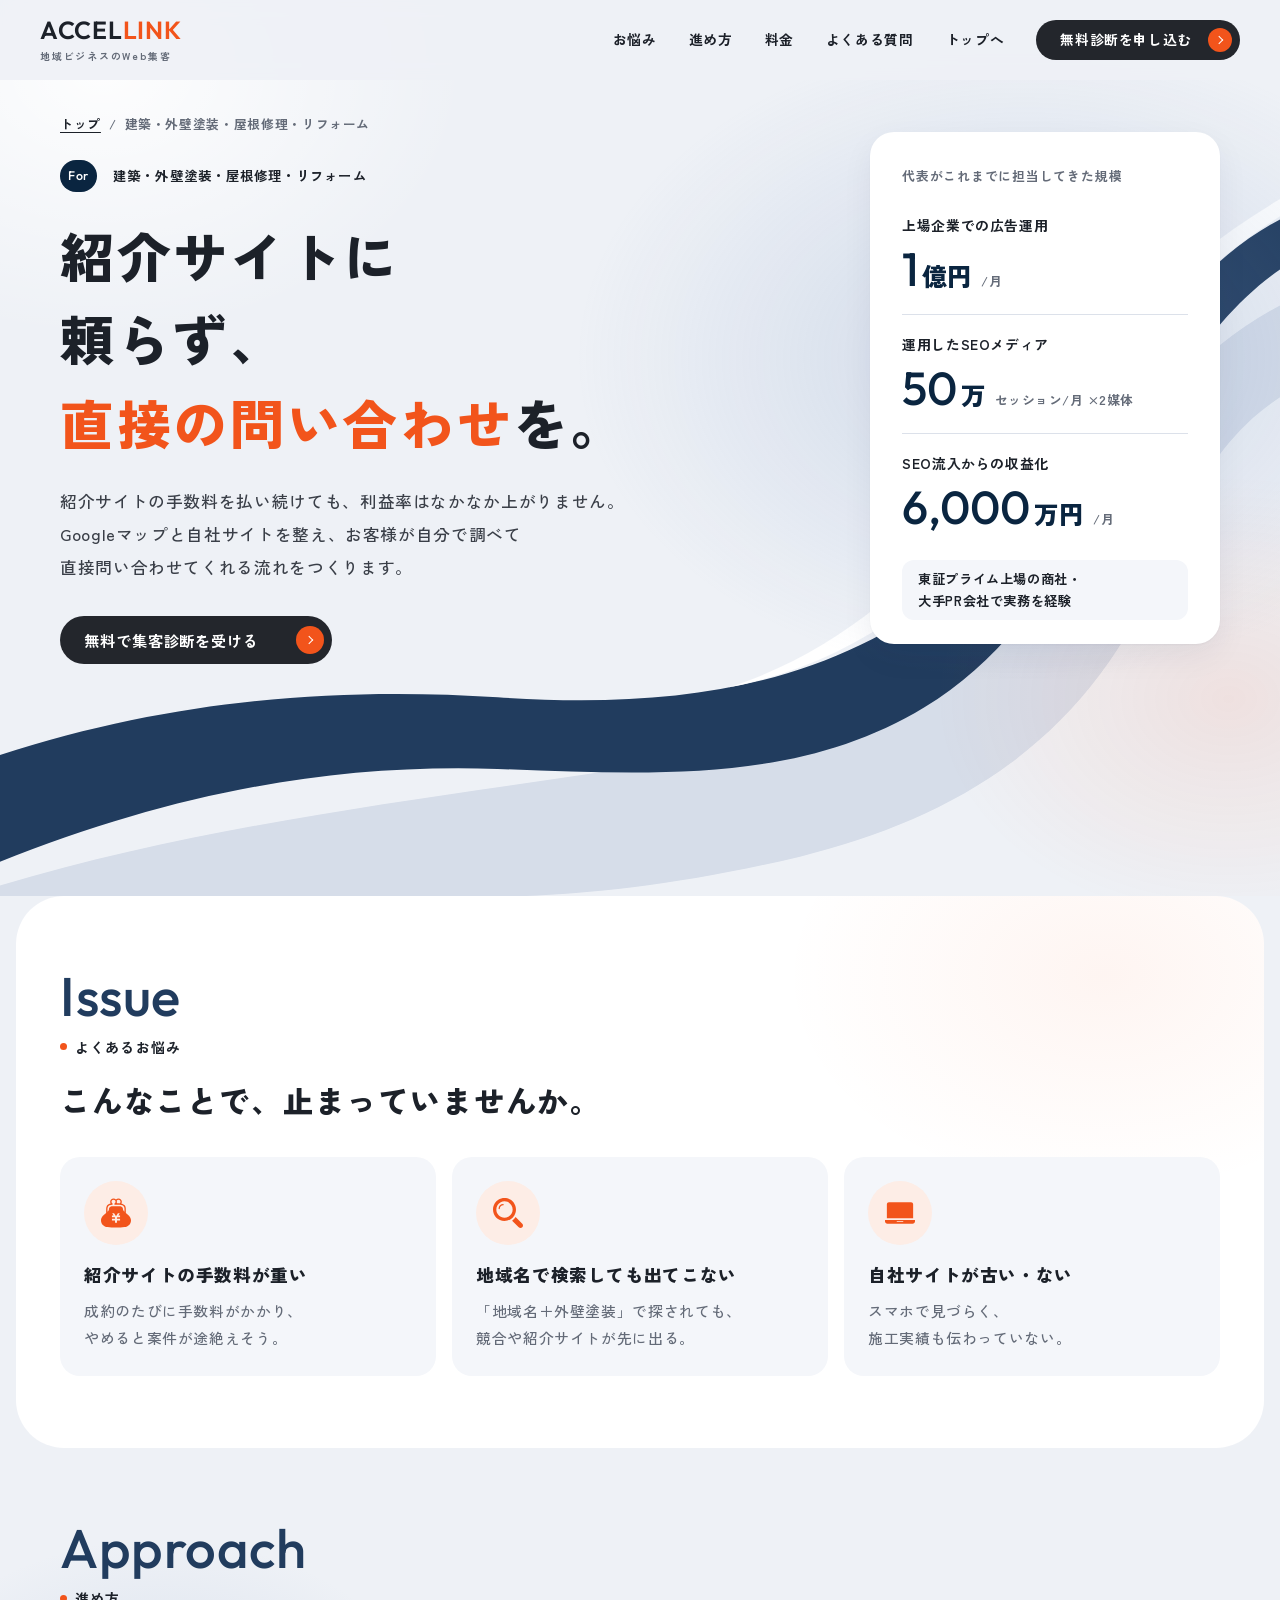
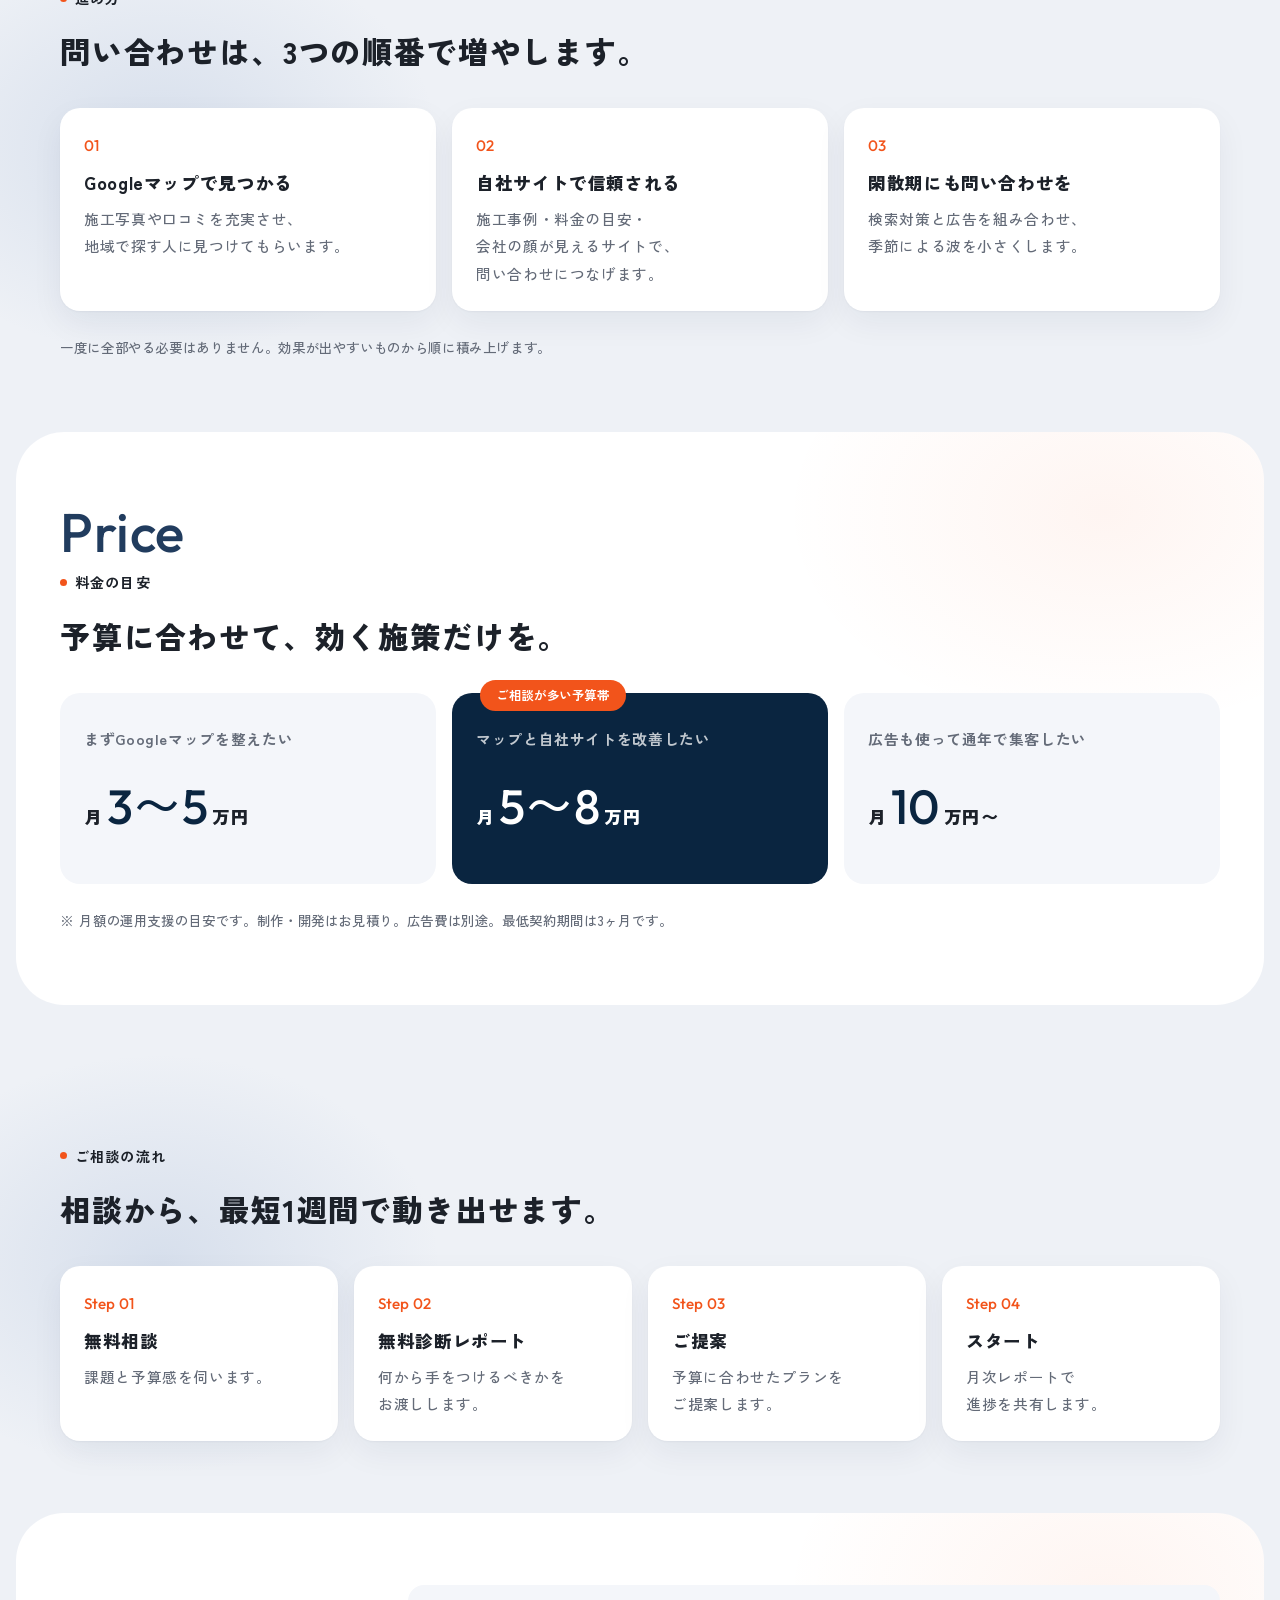
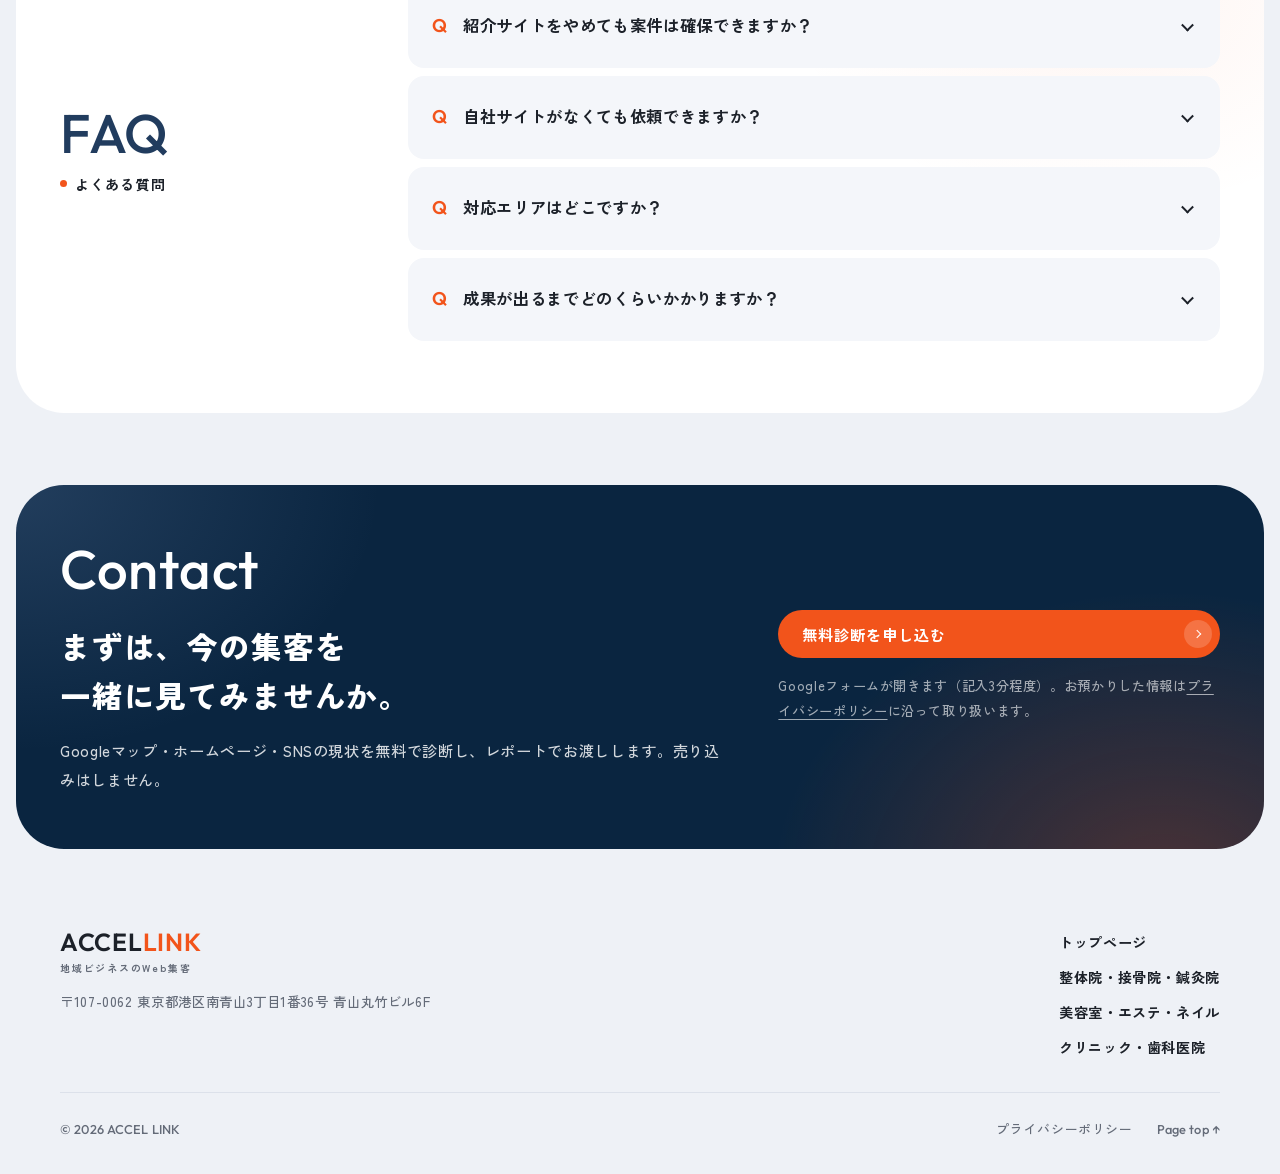
<file: construction/index.html>
<!DOCTYPE html>
<html lang="ja">
<head>
  <meta charset="UTF-8">
  <meta name="viewport" content="width=device-width, initial-scale=1.0">
  <title>建築・リフォーム業のWeb集客 | ACCEL LINK</title>
  <meta name="description" content="紹介サイトの手数料に頼らず、直接の問い合わせを増やしたい建築・外壁塗装・屋根修理・リフォーム業者向け。Googleマップ（MEO）・自社サイト・検索対策で、お客様が自分で調べて問い合わせる流れをつくります。月3万円〜、まずは無料診断から。">
  <link rel="canonical" href="https://accellink.github.io/construction/">
  <meta property="og:title" content="建築・リフォーム業のWeb集客 | ACCEL LINK">
  <meta property="og:description" content="紹介サイトの手数料に頼らず、直接の問い合わせを増やしたい建築・外壁塗装・屋根修理・リフォーム業者向け。Googleマップ（MEO）・自社サイト・検索対策で、お客様が自分で調べて問い合わせる流れをつくります。月3万円〜、まずは無料診断から。">
  <meta property="og:type" content="website">
  <meta property="og:url" content="https://accellink.github.io/construction/">
  <meta property="og:image" content="https://accellink.github.io/ogp.png">
  <meta property="og:image:width" content="1200">
  <meta property="og:image:height" content="630">
  <meta property="og:site_name" content="ACCEL LINK">
  <meta name="twitter:card" content="summary_large_image">
  <meta name="twitter:image" content="https://accellink.github.io/ogp.png">
  <link rel="icon" type="image/png" href="../favicon.png">
  <link rel="apple-touch-icon" href="../favicon.png">
  <link rel="preconnect" href="https://fonts.googleapis.com">
  <link rel="preconnect" href="https://fonts.gstatic.com" crossorigin>
  <link href="https://fonts.googleapis.com/css2?family=Zen+Kaku+Gothic+New:wght@400;500;700;900&family=Outfit:wght@400;500;600&display=swap" rel="stylesheet">
  <link rel="stylesheet" href="../top.css?v=20261108d">
  <script type="application/ld+json">{"@context":"https://schema.org","@type":"BreadcrumbList","itemListElement":[{"@type":"ListItem","position":1,"name":"トップ","item":"https://accellink.github.io/"},{"@type":"ListItem","position":2,"name":"建築・外壁塗装・屋根修理・リフォーム","item":"https://accellink.github.io/construction/"}]}</script>
  <script src="../analytics.js?v=20261108d"></script>
</head>
<body>

  <!-- ========== HEADER ========== -->
  <header class="header" id="header">
    <a href="../" class="logo" aria-label="ACCEL LINK トップへ">
      <span class="logo__main">ACCEL<span>LINK</span></span>
      <span class="logo__sub">地域ビジネスのWeb集客</span>
    </a>
    <nav class="nav" id="nav" aria-label="メインメニュー">
      <a href="#issue">お悩み</a>
      <a href="#approach">進め方</a>
      <a href="#price">料金</a>
      <a href="#faq">よくある質問</a>
      <a href="../">トップへ</a>
      <a href="https://forms.gle/tFz5SyBMukdLWGup6" target="_blank" rel="noopener noreferrer" class="nav__cta">無料診断を申し込む<i class="arrow" aria-hidden="true"></i></a>
    </nav>
    <button class="menu-btn" id="hamburger" aria-label="メニューを開く" aria-controls="nav" aria-expanded="false">
      <span></span><span></span>
    </button>
  </header>

  <main>

  <!-- ========== HERO ========== -->
  <section class="hero hero--sub">
    <svg class="hero__bands" viewBox="0 0 1440 900" preserveAspectRatio="none" aria-hidden="true">
      <path class="b-light" d="M-40,900 C240,820 520,800 780,760 C1010,724 1130,640 1230,500 C1300,400 1370,330 1480,290 L1480,380 C1400,410 1350,470 1310,560 C1230,740 1080,820 900,860 C760,890 640,900 560,900 Z"/>
      <path class="b-navy" d="M-40,770 C180,700 380,690 560,700 C760,712 930,690 1070,590 C1180,510 1250,380 1330,300 C1380,250 1430,220 1480,205 L1480,250 C1420,275 1370,320 1320,390 C1240,500 1170,640 1040,710 C900,786 740,778 560,772 C360,766 170,800 -40,880 Z"/>
      <path class="b-white" d="M820,690 C960,650 1060,560 1150,450 C1240,340 1330,250 1480,180 L1480,196 C1350,260 1270,345 1185,450 C1090,570 990,660 820,690 Z"/>
    </svg>

    <div class="hero__map" aria-hidden="true"></div>

    <div class="hero__inner">
      <div class="hero__copy" data-reveal>
        <nav class="crumb" aria-label="パンくずリスト"><a href="../">トップ</a><span aria-hidden="true">/</span><span>建築・外壁塗装・屋根修理・リフォーム</span></nav>
        <p class="hero__label"><span class="en">For</span>建築・外壁塗装・屋根修理・リフォーム</p>
        <h1 class="hero__title">紹介サイトに<br>頼らず、<br><span class='nb'><em>直接の</em></span><span class='nb'><em>問い合わせ</em>を。</span></h1>
        <p class="hero__text"><span class="nb">紹介サイトの手数料を払い続けても、</span><span class="nb">利益率はなかなか上がりません。</span><br><span class="nb">Googleマップと自社サイトを整え、</span><span class="nb">お客様が自分で調べて</span><span class="nb">直接問い合わせてくれる</span><span class="nb">流れをつくります。</span></p>
        <div class="hero__btns">
          <a href="https://forms.gle/tFz5SyBMukdLWGup6" target="_blank" rel="noopener noreferrer" class="btn btn--dark">無料で集客診断を受ける<i class="arrow arrow--accent" aria-hidden="true"></i></a>
        </div>
      </div>
      <aside class="numbers" aria-label="代表の実績" data-reveal>
        <p class="numbers__note">代表がこれまでに担当してきた規模</p>
        <dl class="numbers__list">
          <div><dt><span class="nb dt-pre">上場企業での</span><span class="nb">広告運用</span></dt><dd><span class="num en">1</span><span class="unit">億円</span><small>/月</small></dd></div>
          <div><dt><span class="nb dt-pre">運用した</span><span class="nb">SEOメディア</span></dt><dd><span class="num en">50</span><span class="unit">万</span><small><span class="nb">セッション/月</span> <span class="nb">×2媒体</span></small></dd></div>
          <div><dt><span class="nb">SEO</span><span class="nb dt-pre">流入からの</span><span class="nb">収益化</span></dt><dd><span class="num en">6,000</span><span class="unit">万円</span><small>/月</small></dd></div>
        </dl>
        <p class="numbers__career"><span class='nb'>東証プライム上場の商社・</span><span class='nb'>大手PR会社で実務を経験</span></p>
      </aside>
    </div>
  </section>

  <!-- ========== ISSUE ========== -->
  <section class="sec sec--white" id="issue">
    <div class="wrap">
      <header class="head">
        <p class="head__en en">Issue</p>
        <p class="head__ja">よくあるお悩み</p>
        <h2 class="head__title"><span class='nb'>こんなことで、</span><span class='nb'>止まっていませんか。</span></h2>
      </header>
      <ul class="cards cards--3 cards--row">
        <li class="card" data-reveal><span class="ic-circle"><i class="ic" style="--ic:url(../images/icons/wallet.svg)"></i></span><h3><span class="nb">紹介サイトの</span><span class="nb">手数料が重い</span></h3><p><span class="nb">成約のたびに手数料がかかり、</span><span class="nb">やめると案件が途絶えそう。</span></p></li>
        <li class="card" data-reveal><span class="ic-circle"><i class="ic" style="--ic:url(../images/icons/search.svg)"></i></span><h3><span class="nb">地域名で検索しても</span><span class="nb">出てこない</span></h3><p><span class="nb">「地域名＋外壁塗装」で探されても、</span><span class="nb">競合や紹介サイトが先に出る。</span></p></li>
        <li class="card" data-reveal><span class="ic-circle"><i class="ic" style="--ic:url(../images/icons/laptop.svg)"></i></span><h3><span class="nb">自社サイトが</span><span class="nb">古い・ない</span></h3><p><span class="nb">スマホで見づらく、</span><span class="nb">施工実績も伝わっていない。</span></p></li>
      </ul>
    </div>
  </section>

  <!-- ========== APPROACH ========== -->
  <section class="sec" id="approach">
    <div class="wrap">
      <header class="head">
        <p class="head__en en">Approach</p>
        <p class="head__ja">進め方</p>
        <h2 class="head__title"><span class="nb">問い合わせは、</span><span class="nb">3つの順番で</span><span class="nb">増やします。</span></h2>
      </header>
      <ol class="cards cards--3 cards--row">
        <li class="card card--white" data-reveal><p class="card__no en">01</p><h3><span class="nb">Googleマップで</span><span class="nb">見つかる</span></h3><p><span class="nb">施工写真や口コミを充実させ、</span><span class="nb">地域で探す人に</span><span class="nb">見つけてもらいます。</span></p></li>
        <li class="card card--white" data-reveal><p class="card__no en">02</p><h3><span class="nb">自社サイトで</span><span class="nb">信頼される</span></h3><p><span class="nb">施工事例・料金の目安・</span><span class="nb">会社の顔が見えるサイトで、</span><span class="nb">問い合わせにつなげます。</span></p></li>
        <li class="card card--white" data-reveal><p class="card__no en">03</p><h3><span class="nb">閑散期にも</span><span class="nb">問い合わせを</span></h3><p><span class="nb">検索対策と広告を組み合わせ、</span><span class="nb">季節による波を</span><span class="nb">小さくします。</span></p></li>
      </ol>
      <p class="notes">一度に全部やる必要はありません。効果が出やすいものから順に積み上げます。</p>
    </div>
  </section>

  <!-- ========== PRICE ========== -->
  <section class="sec sec--white" id="price">
    <div class="wrap">
      <header class="head">
        <p class="head__en en">Price</p>
        <p class="head__ja">料金の目安</p>
        <h2 class="head__title"><span class='nb'>予算に合わせて、</span><span class='nb'>効く施策だけを。</span></h2>
      </header>
      <div class="cards cards--3 cards--row cards--price">
        <div class="card price" data-reveal>
          <p class="price__target">まずGoogleマップを整えたい</p>
          <p class="price__val">月<span class="en">3〜5</span>万円</p>
        </div>
        <div class="card price price--pop" data-reveal>
          <p class="price__badge">ご相談が多い予算帯</p>
          <p class="price__target"><span class="nb">マップと</span><span class="nb">自社サイトを</span><span class="nb">改善したい</span></p>
          <p class="price__val">月<span class="en">5〜8</span>万円</p>
        </div>
        <div class="card price" data-reveal>
          <p class="price__target"><span class="nb">広告も使って</span><span class="nb">通年で集客したい</span></p>
          <p class="price__val">月<span class="en">10</span>万円〜</p>
        </div>
      </div>
      <p class="notes">※ 月額の運用支援の目安です。制作・開発はお見積り。広告費は別途。最低契約期間は3ヶ月です。</p>
    </div>
  </section>

  <!-- ========== FLOW ========== -->
  <section class="sec" id="flow">
    <div class="wrap">
      <header class="head">
        <p class="head__en en">Flow</p>
        <p class="head__ja">ご相談の流れ</p>
        <h2 class="head__title"><span class='nb'>相談から、</span><span class='nb'>最短1週間で</span><span class='nb'>動き出せます。</span></h2>
      </header>
      <ol class="cards cards--4 cards--grid2">
        <li class="card card--white" data-reveal><p class="card__no en">Step 01</p><h3>無料相談</h3><p>課題と予算感を伺います。</p></li>
        <li class="card card--white" data-reveal><p class="card__no en">Step 02</p><h3>無料診断レポート</h3><p><span class='nb'>何から手をつけるべきかを</span><span class='nb'>お渡しします。</span></p></li>
        <li class="card card--white" data-reveal><p class="card__no en">Step 03</p><h3>ご提案</h3><p><span class='nb'>予算に合わせたプランを</span><span class='nb'>ご提案します。</span></p></li>
        <li class="card card--white" data-reveal><p class="card__no en">Step 04</p><h3>スタート</h3><p><span class='nb'>月次レポートで</span><span class='nb'>進捗を共有します。</span></p></li>
      </ol>
    </div>
  </section>

  <!-- ========== FAQ ========== -->
  <section class="sec sec--white" id="faq">
    <div class="wrap split">
      <header class="head">
        <p class="head__en en">FAQ</p>
        <p class="head__ja">よくある質問</p>
      </header>
      <div class="faq-list faq-list--tint">
        <div class="faq-item">
          <button class="faq-q" aria-expanded="false"><span class="en">Q</span><span><span class="nb">紹介サイトをやめても</span><span class="nb">案件は確保できますか？</span></span></button>
          <div class="faq-a"><p>すぐにやめる必要はありません。Googleマップや検索からの問い合わせを少しずつ増やし、安定してきた段階で紹介サイトの比率を下げていくのが現実的です。半年〜1年ほどの移行期間を想定しています。</p></div>
        </div>
        <div class="faq-item">
          <button class="faq-q" aria-expanded="false"><span class="en">Q</span><span><span class="nb">自社サイトがなくても</span><span class="nb">依頼できますか？</span></span></button>
          <div class="faq-a"><p>はい。サイトがない場合は、まずGoogleビジネスプロフィールを整えるのが一番の近道です。サイト制作も対応しています（お見積り）。</p></div>
        </div>
        <div class="faq-item">
          <button class="faq-q" aria-expanded="false"><span class="en">Q</span><span><span class="nb">対応エリアは</span><span class="nb">どこですか？</span></span></button>
          <div class="faq-a"><p>打ち合わせ・レポート共有はオンラインで行うため、全国対応しています。対面をご希望の場合は、所沢・川越・入間・ふじみ野・朝霞・新座エリアで対応できます。</p></div>
        </div>
        <div class="faq-item">
          <button class="faq-q" aria-expanded="false"><span class="en">Q</span><span><span class="nb">成果が出るまで</span><span class="nb">どのくらいかかりますか？</span></span></button>
          <div class="faq-a"><p>Googleマップは1〜3ヶ月、検索対策（SEO）は3〜6ヶ月ほどで変化が見え始めることが多いです。広告は開始してすぐにアクセスが入ります。</p></div>
        </div>
      </div>
    </div>
  </section>

  <!-- ========== CTA ========== -->
  <section class="cta" id="contact">
    <div class="cta__inner" data-reveal>
      <div class="cta__text">
        <p class="head__en en">Contact</p>
        <h2><span class='nb'>まずは、</span><span class='nb'>今の集客を</span><br><span class='nb'>一緒に</span><span class='nb'>見てみませんか。</span></h2>
        <p>Googleマップ・ホームページ・SNSの現状を無料で診断し、レポートでお渡しします。売り込みはしません。</p>
      </div>
      <div class="cta__btns">
        <a href="https://forms.gle/tFz5SyBMukdLWGup6" target="_blank" rel="noopener noreferrer" class="btn btn--accent">無料診断を申し込む<i class="arrow arrow--white" aria-hidden="true"></i></a>
        <p class="cta__note">Googleフォームが開きます（記入3分程度）。お預かりした情報は<a href="../privacy.html">プライバシーポリシー</a>に沿って取り扱います。</p>
      </div>
    </div>
  </section>

  </main>

  <!-- ========== FOOTER ========== -->
  <footer class="footer">
    <div class="wrap footer__inner">
      <div>
        <a href="../" class="logo"><span class="logo__main">ACCEL<span>LINK</span></span><span class="logo__sub">地域ビジネスのWeb集客</span></a>
        <p class="footer__address"><span class='nb'>〒107-0062</span> <span class='nb'>東京都港区南青山3丁目1番36号</span> <span class='nb'>青山丸竹ビル6F</span></p>
      </div>
      <nav class="footer__nav footer__nav--sub" aria-label="ほかの業界">
        <a href="../">トップページ</a>
        <a href="../seitai/">整体院・接骨院・鍼灸院</a>
        <a href="../salon/">美容室・エステ・ネイル</a>
        <a href="../clinic/">クリニック・歯科医院</a>
      </nav>
    </div>
    <div class="wrap footer__bottom">
      <p class="en">© 2026 ACCEL LINK</p>
      <span class="footer__links"><a href="../privacy.html">プライバシーポリシー</a><a href="#" class="en footer__top">Page top ↑</a></span>
    </div>
  </footer>

  <a href="https://forms.gle/tFz5SyBMukdLWGup6" target="_blank" rel="noopener noreferrer" class="sp-cta" id="spCta" aria-hidden="true" tabindex="-1">無料で集客診断を受ける<i class="arrow arrow--accent" aria-hidden="true"></i></a>

  <script src="../script.js?v=20261108d"></script>
</body>
</html>
</file>
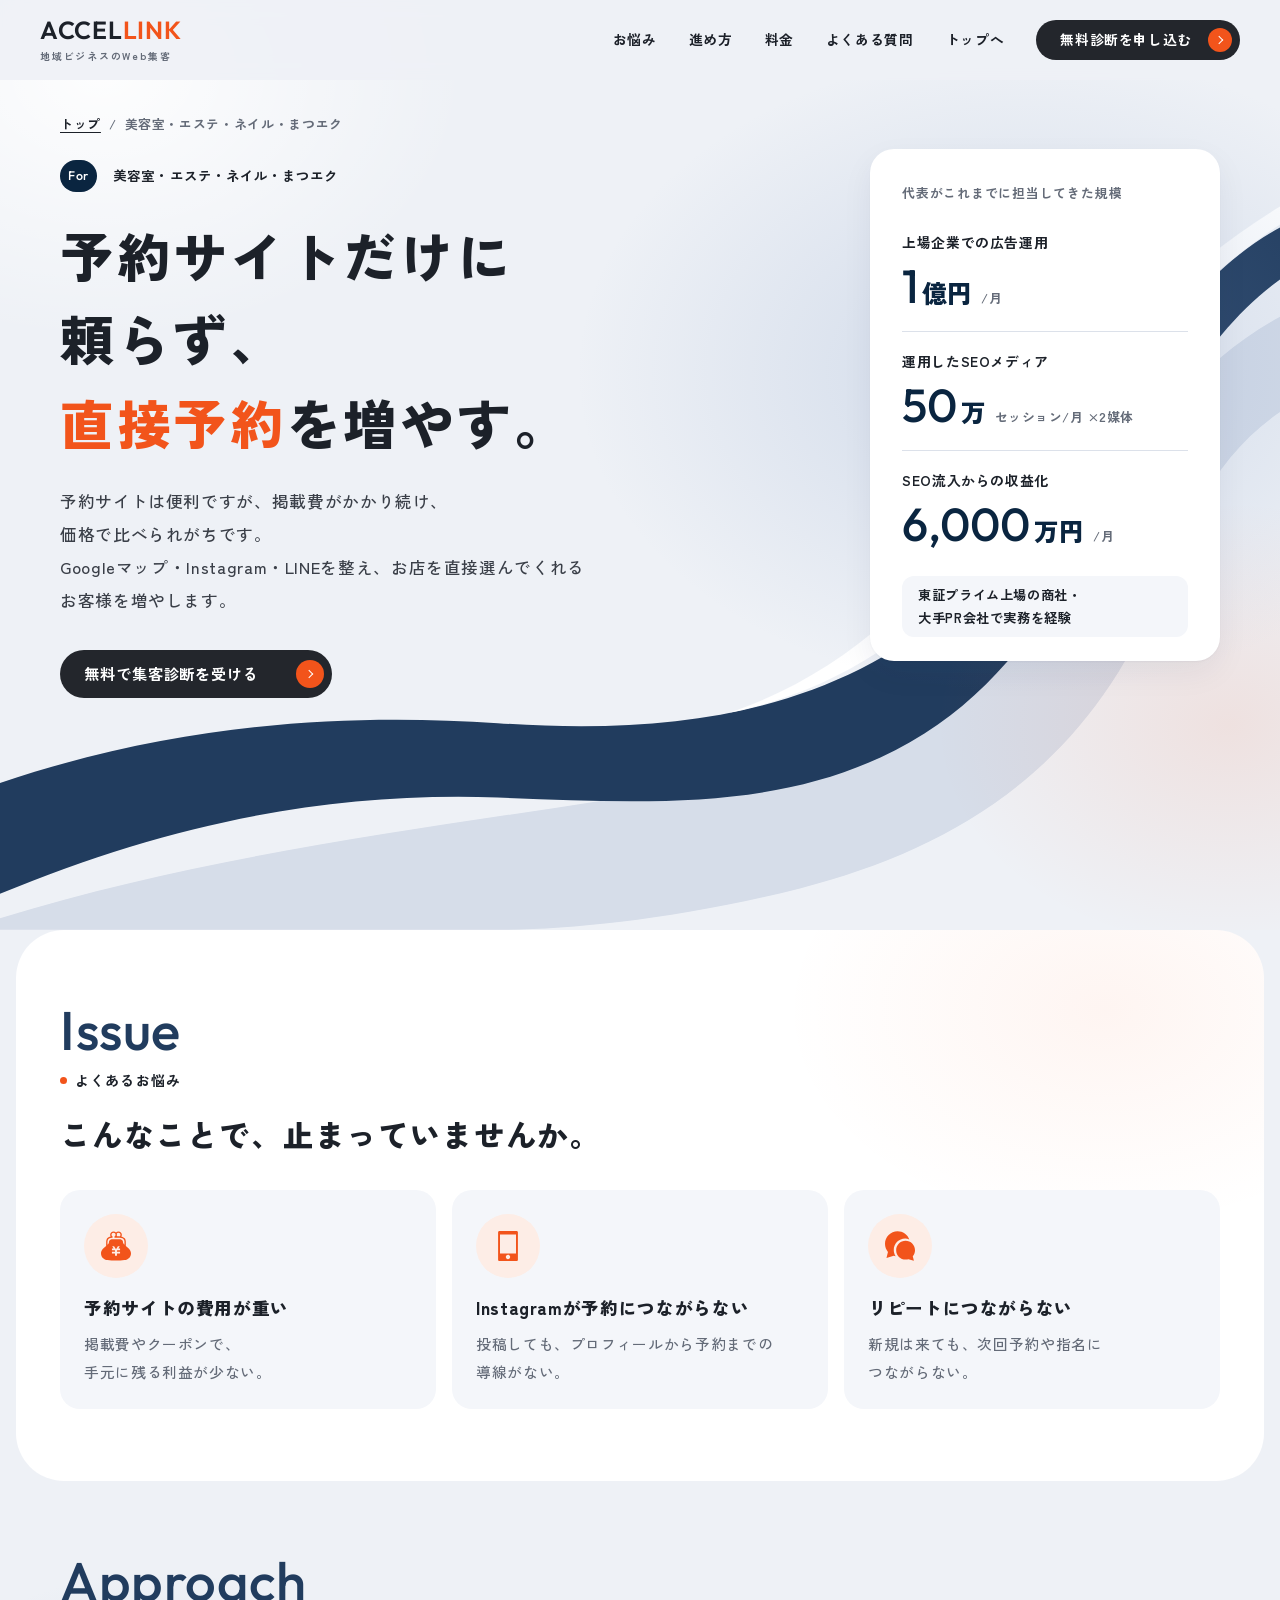
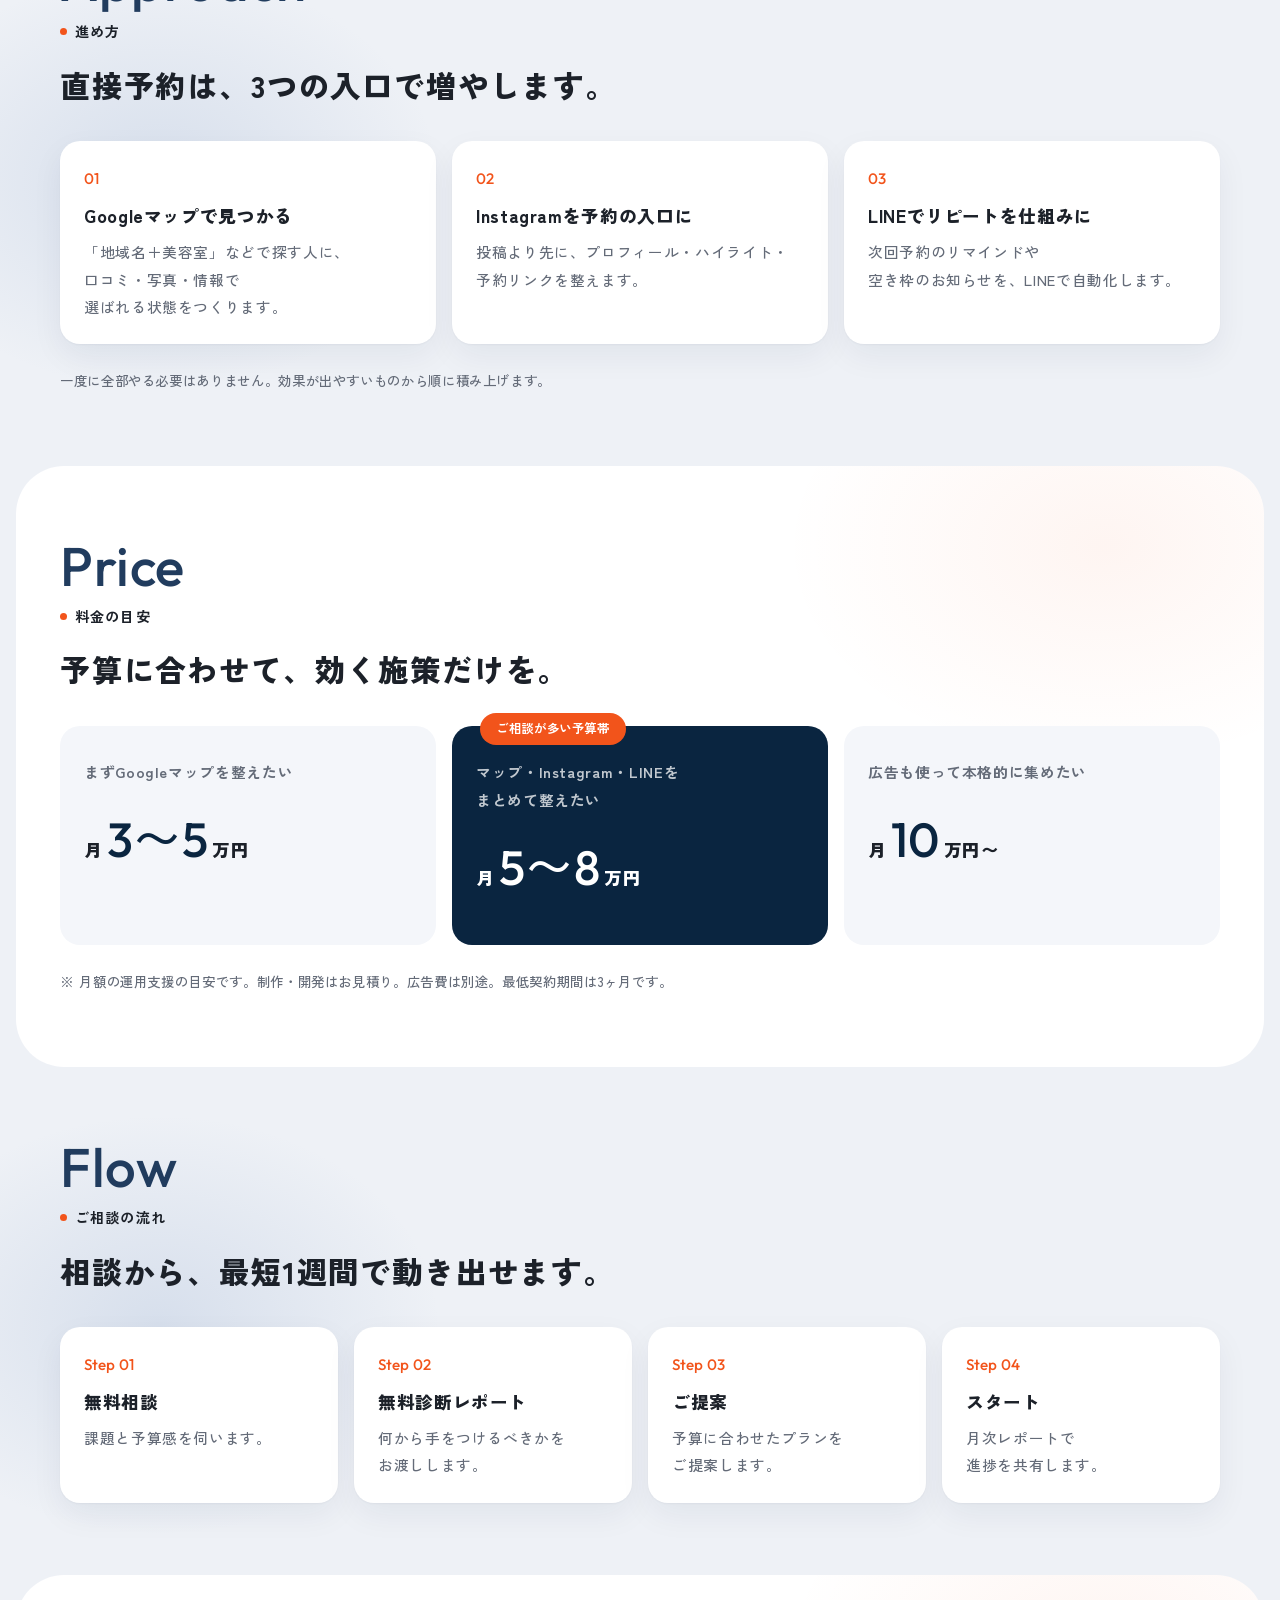
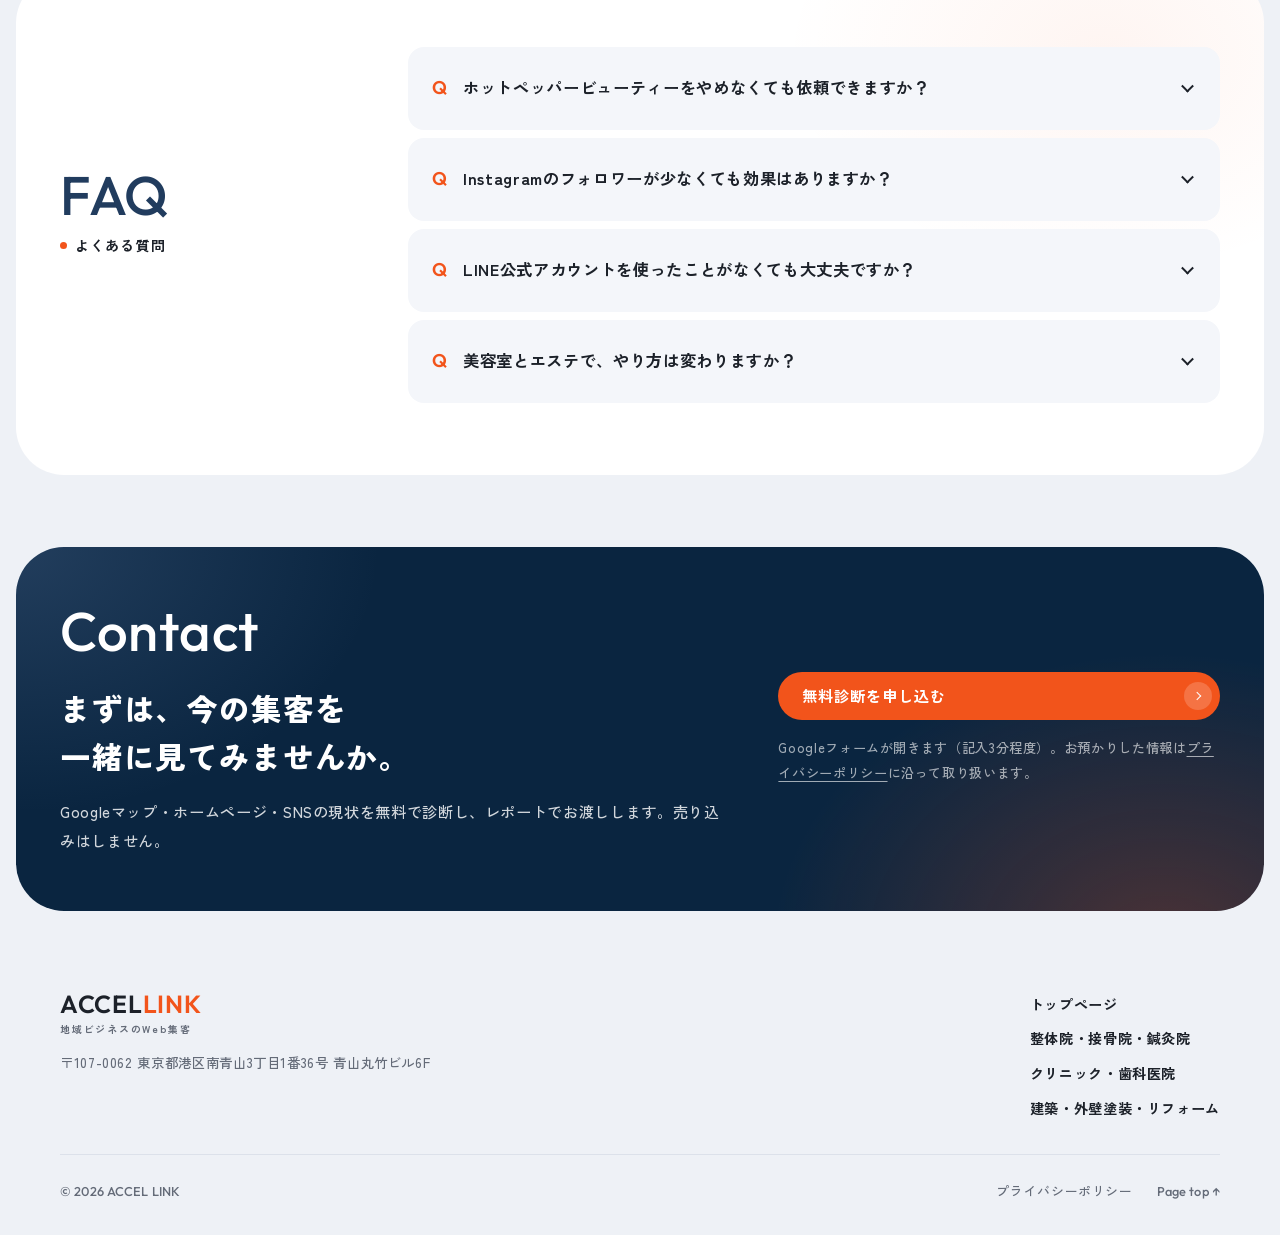
<file: salon/index.html>
<!DOCTYPE html>
<html lang="ja">
<head>
  <meta charset="UTF-8">
  <meta name="viewport" content="width=device-width, initial-scale=1.0">
  <title>美容室・サロンのWeb集客 | ACCEL LINK</title>
  <meta name="description" content="予約サイトだけに頼らず、直接予約を増やしたい美容室・エステ・ネイル・まつエクサロン向け。Googleマップ（MEO）・Instagram・LINEを整え、お店を指名してくれるお客様を増やします。月3万円〜、まずは無料診断から。">
  <link rel="canonical" href="https://accellink.github.io/salon/">
  <meta property="og:title" content="美容室・サロンのWeb集客 | ACCEL LINK">
  <meta property="og:description" content="予約サイトだけに頼らず、直接予約を増やしたい美容室・エステ・ネイル・まつエクサロン向け。Googleマップ（MEO）・Instagram・LINEを整え、お店を指名してくれるお客様を増やします。月3万円〜、まずは無料診断から。">
  <meta property="og:type" content="website">
  <meta property="og:url" content="https://accellink.github.io/salon/">
  <meta property="og:image" content="https://accellink.github.io/ogp.png">
  <meta property="og:image:width" content="1200">
  <meta property="og:image:height" content="630">
  <meta property="og:site_name" content="ACCEL LINK">
  <meta name="twitter:card" content="summary_large_image">
  <meta name="twitter:image" content="https://accellink.github.io/ogp.png">
  <link rel="icon" type="image/png" href="../favicon.png">
  <link rel="apple-touch-icon" href="../favicon.png">
  <link rel="preconnect" href="https://fonts.googleapis.com">
  <link rel="preconnect" href="https://fonts.gstatic.com" crossorigin>
  <link href="https://fonts.googleapis.com/css2?family=Zen+Kaku+Gothic+New:wght@400;500;700;900&family=Outfit:wght@400;500;600&display=swap" rel="stylesheet">
  <link rel="stylesheet" href="../top.css?v=20261108d">
  <script type="application/ld+json">{"@context":"https://schema.org","@type":"BreadcrumbList","itemListElement":[{"@type":"ListItem","position":1,"name":"トップ","item":"https://accellink.github.io/"},{"@type":"ListItem","position":2,"name":"美容室・エステ・ネイル・まつエク","item":"https://accellink.github.io/salon/"}]}</script>
  <script src="../analytics.js?v=20261108d"></script>
</head>
<body>

  <!-- ========== HEADER ========== -->
  <header class="header" id="header">
    <a href="../" class="logo" aria-label="ACCEL LINK トップへ">
      <span class="logo__main">ACCEL<span>LINK</span></span>
      <span class="logo__sub">地域ビジネスのWeb集客</span>
    </a>
    <nav class="nav" id="nav" aria-label="メインメニュー">
      <a href="#issue">お悩み</a>
      <a href="#approach">進め方</a>
      <a href="#price">料金</a>
      <a href="#faq">よくある質問</a>
      <a href="../">トップへ</a>
      <a href="https://forms.gle/tFz5SyBMukdLWGup6" target="_blank" rel="noopener noreferrer" class="nav__cta">無料診断を申し込む<i class="arrow" aria-hidden="true"></i></a>
    </nav>
    <button class="menu-btn" id="hamburger" aria-label="メニューを開く" aria-controls="nav" aria-expanded="false">
      <span></span><span></span>
    </button>
  </header>

  <main>

  <!-- ========== HERO ========== -->
  <section class="hero hero--sub">
    <svg class="hero__bands" viewBox="0 0 1440 900" preserveAspectRatio="none" aria-hidden="true">
      <path class="b-light" d="M-40,900 C240,820 520,800 780,760 C1010,724 1130,640 1230,500 C1300,400 1370,330 1480,290 L1480,380 C1400,410 1350,470 1310,560 C1230,740 1080,820 900,860 C760,890 640,900 560,900 Z"/>
      <path class="b-navy" d="M-40,770 C180,700 380,690 560,700 C760,712 930,690 1070,590 C1180,510 1250,380 1330,300 C1380,250 1430,220 1480,205 L1480,250 C1420,275 1370,320 1320,390 C1240,500 1170,640 1040,710 C900,786 740,778 560,772 C360,766 170,800 -40,880 Z"/>
      <path class="b-white" d="M820,690 C960,650 1060,560 1150,450 C1240,340 1330,250 1480,180 L1480,196 C1350,260 1270,345 1185,450 C1090,570 990,660 820,690 Z"/>
    </svg>

    <div class="hero__map" aria-hidden="true"></div>

    <div class="hero__inner">
      <div class="hero__copy" data-reveal>
        <nav class="crumb" aria-label="パンくずリスト"><a href="../">トップ</a><span aria-hidden="true">/</span><span>美容室・エステ・ネイル・まつエク</span></nav>
        <p class="hero__label"><span class="en">For</span>美容室・エステ・ネイル・まつエク</p>
        <h1 class="hero__title">予約サイトだけに<br>頼らず、<br><em>直接予約</em>を<span class='nb'>増やす。</span></h1>
        <p class="hero__text"><span class="nb">予約サイトは便利ですが、</span><span class="nb">掲載費がかかり続け、</span><span class="nb">価格で比べられがちです。</span><br><span class="nb">Googleマップ・Instagram・LINEを整え、</span><span class="nb">お店を直接選んでくれる</span><span class="nb">お客様を増やします。</span></p>
        <div class="hero__btns">
          <a href="https://forms.gle/tFz5SyBMukdLWGup6" target="_blank" rel="noopener noreferrer" class="btn btn--dark">無料で集客診断を受ける<i class="arrow arrow--accent" aria-hidden="true"></i></a>
        </div>
      </div>
      <aside class="numbers" aria-label="代表の実績" data-reveal>
        <p class="numbers__note">代表がこれまでに担当してきた規模</p>
        <dl class="numbers__list">
          <div><dt><span class="nb dt-pre">上場企業での</span><span class="nb">広告運用</span></dt><dd><span class="num en">1</span><span class="unit">億円</span><small>/月</small></dd></div>
          <div><dt><span class="nb dt-pre">運用した</span><span class="nb">SEOメディア</span></dt><dd><span class="num en">50</span><span class="unit">万</span><small><span class="nb">セッション/月</span> <span class="nb">×2媒体</span></small></dd></div>
          <div><dt><span class="nb">SEO</span><span class="nb dt-pre">流入からの</span><span class="nb">収益化</span></dt><dd><span class="num en">6,000</span><span class="unit">万円</span><small>/月</small></dd></div>
        </dl>
        <p class="numbers__career"><span class='nb'>東証プライム上場の商社・</span><span class='nb'>大手PR会社で実務を経験</span></p>
      </aside>
    </div>
  </section>

  <!-- ========== ISSUE ========== -->
  <section class="sec sec--white" id="issue">
    <div class="wrap">
      <header class="head">
        <p class="head__en en">Issue</p>
        <p class="head__ja">よくあるお悩み</p>
        <h2 class="head__title"><span class='nb'>こんなことで、</span><span class='nb'>止まっていませんか。</span></h2>
      </header>
      <ul class="cards cards--3 cards--row">
        <li class="card" data-reveal><span class="ic-circle"><i class="ic" style="--ic:url(../images/icons/wallet.svg)"></i></span><h3>予約サイトの費用が重い</h3><p><span class="nb">掲載費やクーポンで、</span><span class="nb">手元に残る利益が少ない。</span></p></li>
        <li class="card" data-reveal><span class="ic-circle"><i class="ic" style="--ic:url(../images/icons/phone.svg)"></i></span><h3><span class="nb">Instagramが</span><span class="nb">予約につながらない</span></h3><p><span class="nb">投稿しても、</span><span class="nb">プロフィールから予約までの</span><span class="nb">導線がない。</span></p></li>
        <li class="card" data-reveal><span class="ic-circle"><i class="ic" style="--ic:url(../images/icons/chat.svg)"></i></span><h3>リピートにつながらない</h3><p><span class="nb">新規は来ても、</span><span class="nb">次回予約や指名に</span><span class="nb">つながらない。</span></p></li>
      </ul>
    </div>
  </section>

  <!-- ========== APPROACH ========== -->
  <section class="sec" id="approach">
    <div class="wrap">
      <header class="head">
        <p class="head__en en">Approach</p>
        <p class="head__ja">進め方</p>
        <h2 class="head__title"><span class="nb">直接予約は、</span><span class="nb">3つの入口で</span><span class="nb">増やします。</span></h2>
      </header>
      <ol class="cards cards--3 cards--row">
        <li class="card card--white" data-reveal><p class="card__no en">01</p><h3><span class="nb">Googleマップで</span><span class="nb">見つかる</span></h3><p><span class="nb">「地域名＋美容室」などで探す人に、</span><span class="nb">口コミ・写真・情報で</span><span class="nb">選ばれる状態をつくります。</span></p></li>
        <li class="card card--white" data-reveal><p class="card__no en">02</p><h3><span class="nb">Instagramを</span><span class="nb">予約の入口に</span></h3><p><span class="nb">投稿より先に、</span><span class="nb">プロフィール・ハイライト・</span><span class="nb">予約リンクを整えます。</span></p></li>
        <li class="card card--white" data-reveal><p class="card__no en">03</p><h3><span class="nb">LINEで</span><span class="nb">リピートを仕組みに</span></h3><p><span class="nb">次回予約のリマインドや</span><span class="nb">空き枠のお知らせを、</span><span class="nb">LINEで自動化します。</span></p></li>
      </ol>
      <p class="notes">一度に全部やる必要はありません。効果が出やすいものから順に積み上げます。</p>
    </div>
  </section>

  <!-- ========== PRICE ========== -->
  <section class="sec sec--white" id="price">
    <div class="wrap">
      <header class="head">
        <p class="head__en en">Price</p>
        <p class="head__ja">料金の目安</p>
        <h2 class="head__title"><span class='nb'>予算に合わせて、</span><span class='nb'>効く施策だけを。</span></h2>
      </header>
      <div class="cards cards--3 cards--row cards--price">
        <div class="card price" data-reveal>
          <p class="price__target">まずGoogleマップを整えたい</p>
          <p class="price__val">月<span class="en">3〜5</span>万円</p>
        </div>
        <div class="card price price--pop" data-reveal>
          <p class="price__badge">ご相談が多い予算帯</p>
          <p class="price__target"><span class="nb">マップ・Instagram・LINEを</span><span class="nb">まとめて整えたい</span></p>
          <p class="price__val">月<span class="en">5〜8</span>万円</p>
        </div>
        <div class="card price" data-reveal>
          <p class="price__target"><span class="nb">広告も使って</span><span class="nb">本格的に集めたい</span></p>
          <p class="price__val">月<span class="en">10</span>万円〜</p>
        </div>
      </div>
      <p class="notes">※ 月額の運用支援の目安です。制作・開発はお見積り。広告費は別途。最低契約期間は3ヶ月です。</p>
    </div>
  </section>

  <!-- ========== FLOW ========== -->
  <section class="sec" id="flow">
    <div class="wrap">
      <header class="head">
        <p class="head__en en">Flow</p>
        <p class="head__ja">ご相談の流れ</p>
        <h2 class="head__title"><span class='nb'>相談から、</span><span class='nb'>最短1週間で</span><span class='nb'>動き出せます。</span></h2>
      </header>
      <ol class="cards cards--4 cards--grid2">
        <li class="card card--white" data-reveal><p class="card__no en">Step 01</p><h3>無料相談</h3><p>課題と予算感を伺います。</p></li>
        <li class="card card--white" data-reveal><p class="card__no en">Step 02</p><h3>無料診断レポート</h3><p><span class='nb'>何から手をつけるべきかを</span><span class='nb'>お渡しします。</span></p></li>
        <li class="card card--white" data-reveal><p class="card__no en">Step 03</p><h3>ご提案</h3><p><span class='nb'>予算に合わせたプランを</span><span class='nb'>ご提案します。</span></p></li>
        <li class="card card--white" data-reveal><p class="card__no en">Step 04</p><h3>スタート</h3><p><span class='nb'>月次レポートで</span><span class='nb'>進捗を共有します。</span></p></li>
      </ol>
    </div>
  </section>

  <!-- ========== FAQ ========== -->
  <section class="sec sec--white" id="faq">
    <div class="wrap split">
      <header class="head">
        <p class="head__en en">FAQ</p>
        <p class="head__ja">よくある質問</p>
      </header>
      <div class="faq-list faq-list--tint">
        <div class="faq-item">
          <button class="faq-q" aria-expanded="false"><span class="en">Q</span><span><span class="nb">ホットペッパービューティーを</span><span class="nb">やめなくても</span><span class="nb">依頼できますか？</span></span></button>
          <div class="faq-a"><p>はい。やめる必要はありません。直接予約の入口を少しずつ育て、安定してきた段階で予約サイトにかける費用を見直していく、という順番をおすすめしています。</p></div>
        </div>
        <div class="faq-item">
          <button class="faq-q" aria-expanded="false"><span class="en">Q</span><span><span class="nb">Instagramのフォロワーが</span><span class="nb">少なくても</span><span class="nb">効果はありますか？</span></span></button>
          <div class="faq-a"><p>あります。フォロワー数より、プロフィールから予約までの導線が整っているかが大切です。まずは今のフォロワーから予約が入る形をつくります。</p></div>
        </div>
        <div class="faq-item">
          <button class="faq-q" aria-expanded="false"><span class="en">Q</span><span><span class="nb">LINE公式アカウントを</span><span class="nb">使ったことがなくても</span><span class="nb">大丈夫ですか？</span></span></button>
          <div class="faq-a"><p>はい。登録・初期設定から、友だち登録の導線、自動メッセージの設定まで一緒に進めます。毎日の操作がほとんどいらない運用を設計します。</p></div>
        </div>
        <div class="faq-item">
          <button class="faq-q" aria-expanded="false"><span class="en">Q</span><span><span class="nb">美容室とエステで、</span><span class="nb">やり方は変わりますか？</span></span></button>
          <div class="faq-a"><p>基本は共通ですが、効果的な検索キーワードや写真、Instagramの見せ方は業種によって変わります。お店に合わせて設計します。</p></div>
        </div>
      </div>
    </div>
  </section>

  <!-- ========== CTA ========== -->
  <section class="cta" id="contact">
    <div class="cta__inner" data-reveal>
      <div class="cta__text">
        <p class="head__en en">Contact</p>
        <h2><span class='nb'>まずは、</span><span class='nb'>今の集客を</span><br><span class='nb'>一緒に</span><span class='nb'>見てみませんか。</span></h2>
        <p>Googleマップ・ホームページ・SNSの現状を無料で診断し、レポートでお渡しします。売り込みはしません。</p>
      </div>
      <div class="cta__btns">
        <a href="https://forms.gle/tFz5SyBMukdLWGup6" target="_blank" rel="noopener noreferrer" class="btn btn--accent">無料診断を申し込む<i class="arrow arrow--white" aria-hidden="true"></i></a>
        <p class="cta__note">Googleフォームが開きます（記入3分程度）。お預かりした情報は<a href="../privacy.html">プライバシーポリシー</a>に沿って取り扱います。</p>
      </div>
    </div>
  </section>

  </main>

  <!-- ========== FOOTER ========== -->
  <footer class="footer">
    <div class="wrap footer__inner">
      <div>
        <a href="../" class="logo"><span class="logo__main">ACCEL<span>LINK</span></span><span class="logo__sub">地域ビジネスのWeb集客</span></a>
        <p class="footer__address"><span class='nb'>〒107-0062</span> <span class='nb'>東京都港区南青山3丁目1番36号</span> <span class='nb'>青山丸竹ビル6F</span></p>
      </div>
      <nav class="footer__nav footer__nav--sub" aria-label="ほかの業界">
        <a href="../">トップページ</a>
        <a href="../seitai/">整体院・接骨院・鍼灸院</a>
        <a href="../clinic/">クリニック・歯科医院</a>
        <a href="../construction/">建築・外壁塗装・リフォーム</a>
      </nav>
    </div>
    <div class="wrap footer__bottom">
      <p class="en">© 2026 ACCEL LINK</p>
      <span class="footer__links"><a href="../privacy.html">プライバシーポリシー</a><a href="#" class="en footer__top">Page top ↑</a></span>
    </div>
  </footer>

  <a href="https://forms.gle/tFz5SyBMukdLWGup6" target="_blank" rel="noopener noreferrer" class="sp-cta" id="spCta" aria-hidden="true" tabindex="-1">無料で集客診断を受ける<i class="arrow arrow--accent" aria-hidden="true"></i></a>

  <script src="../script.js?v=20261108d"></script>
</body>
</html>
</file>
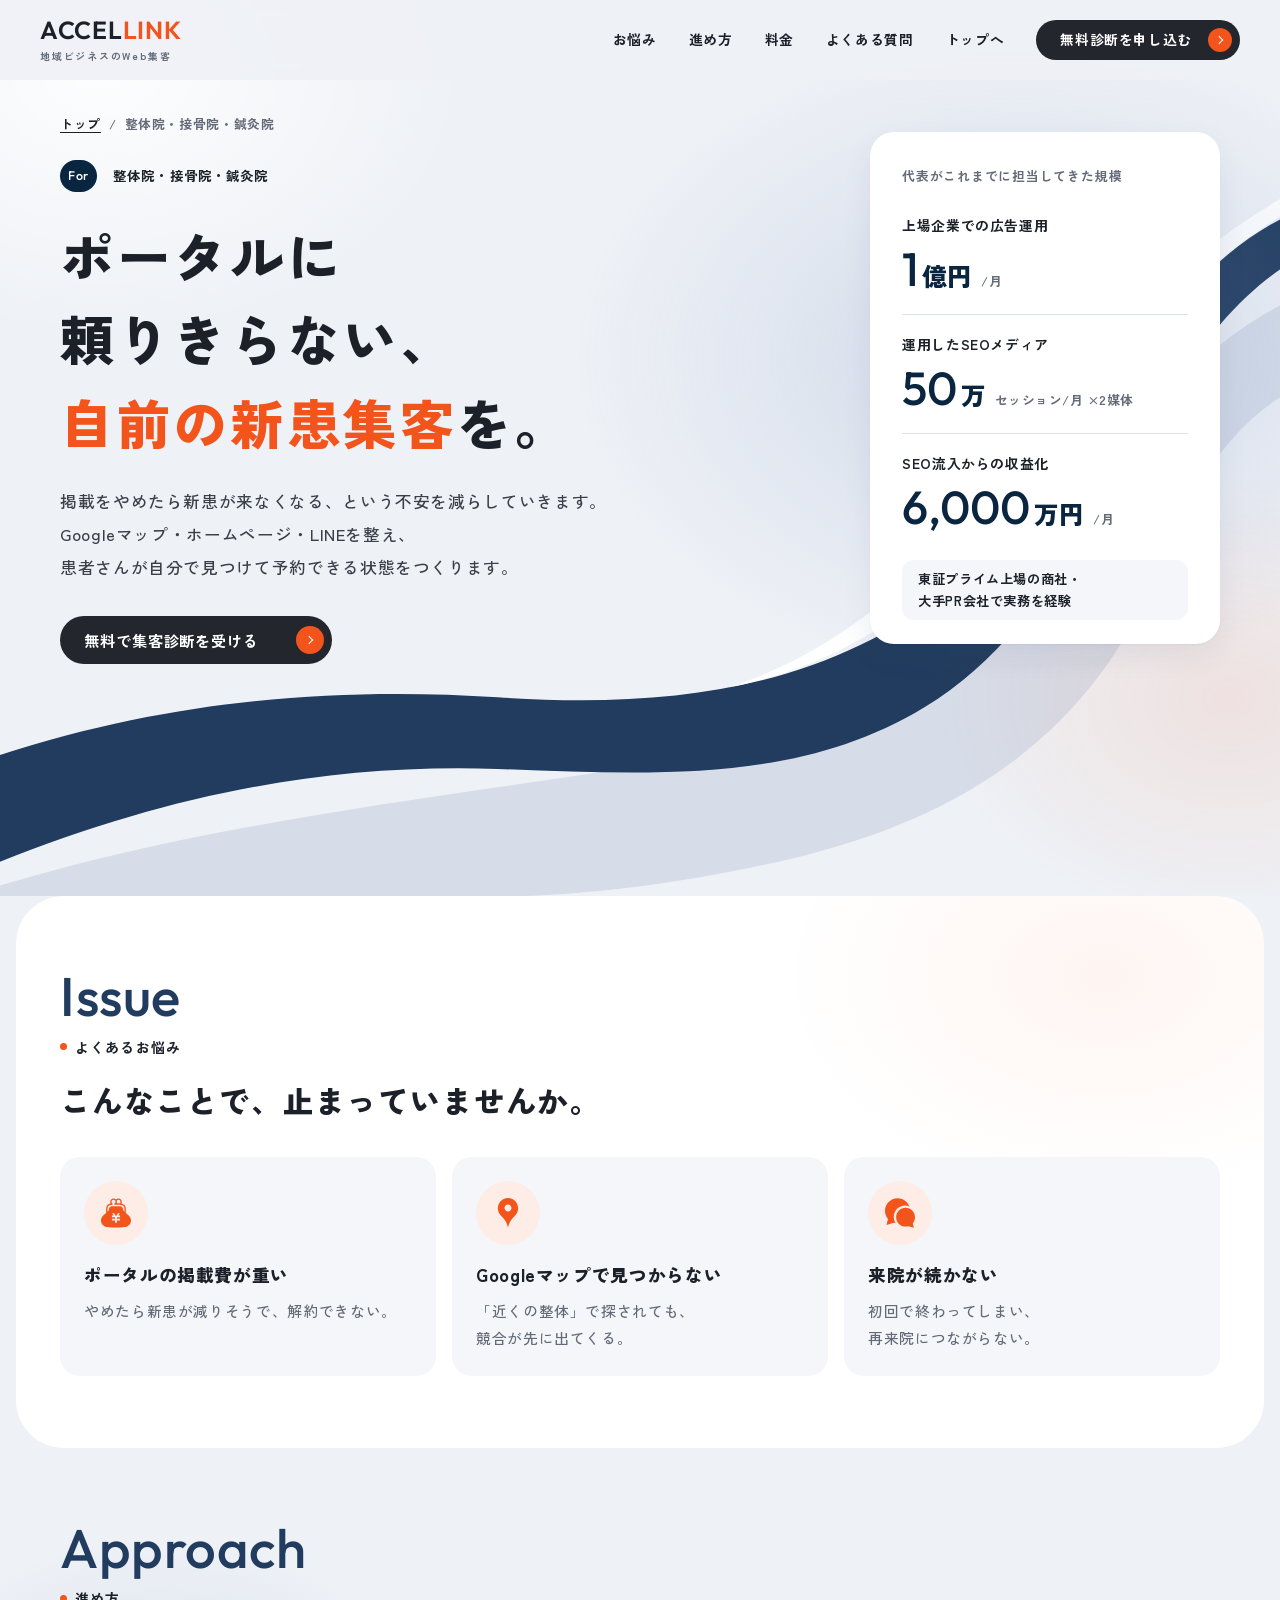
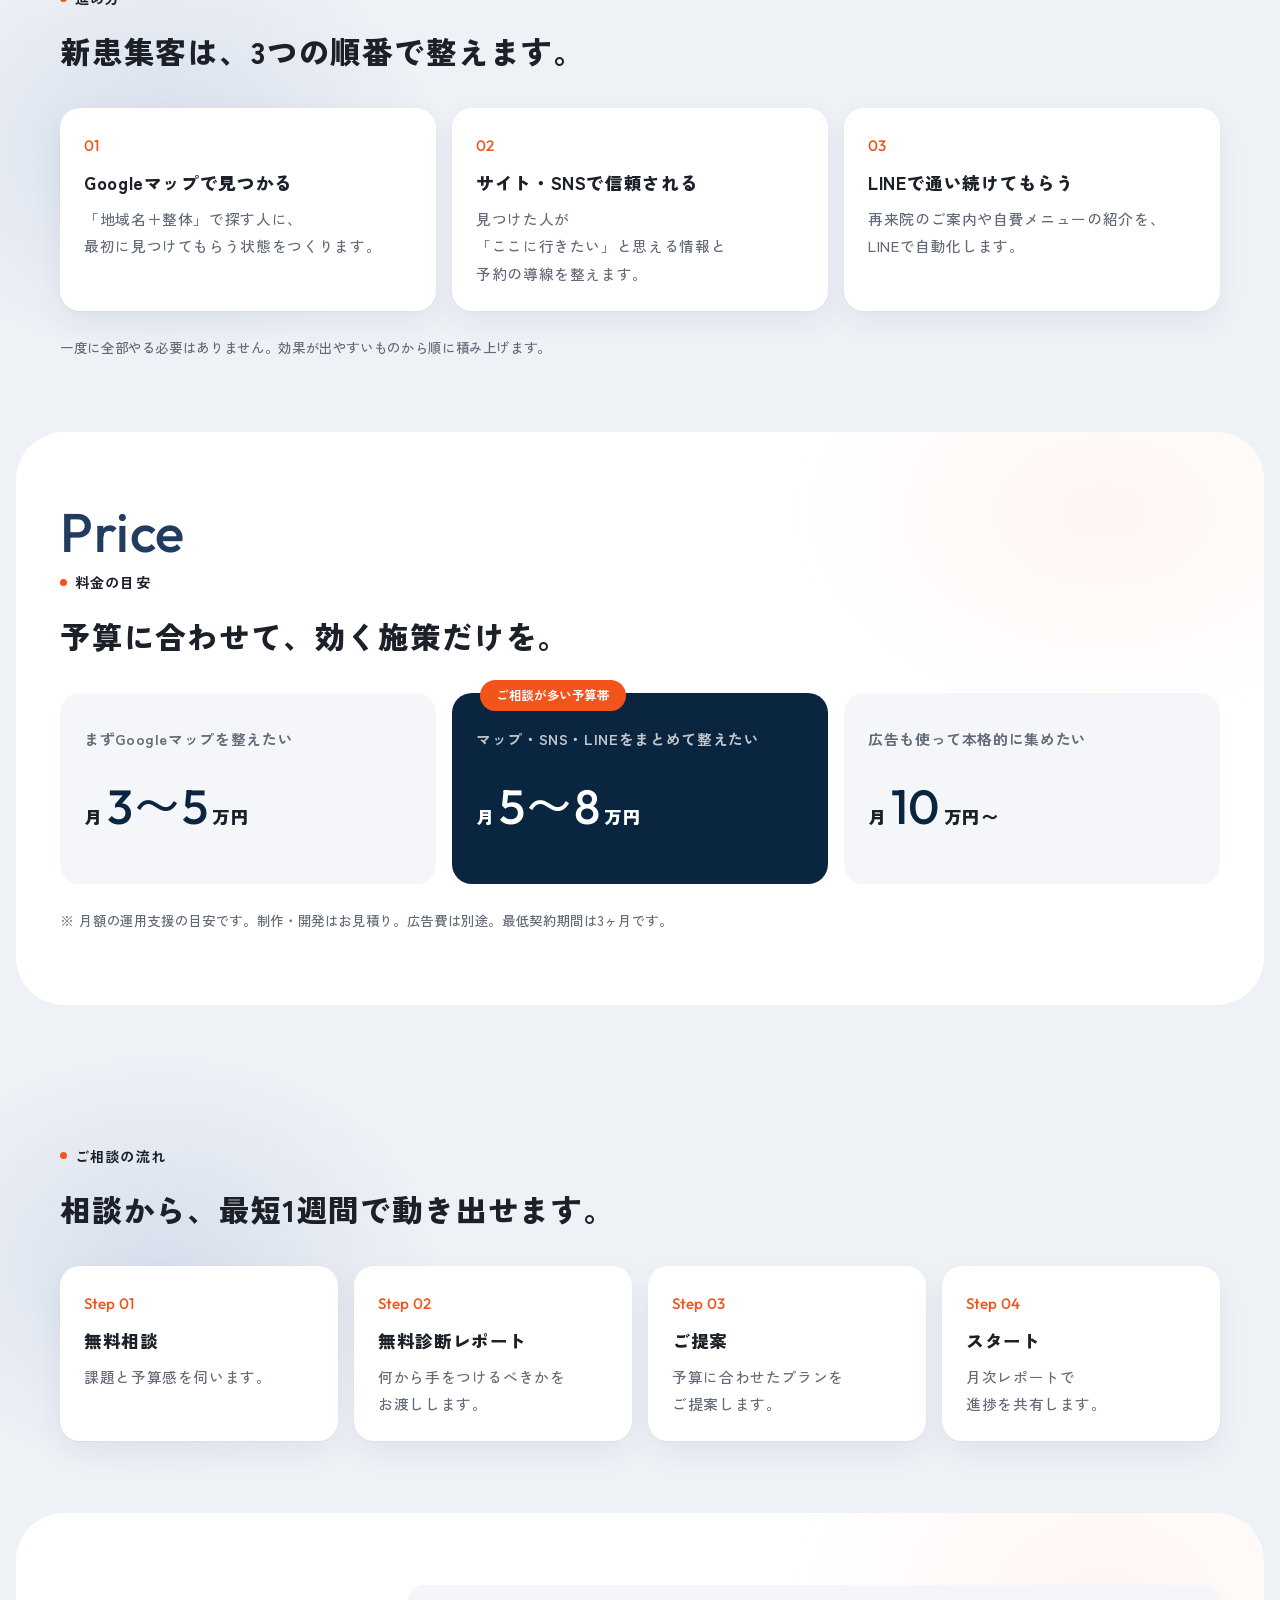
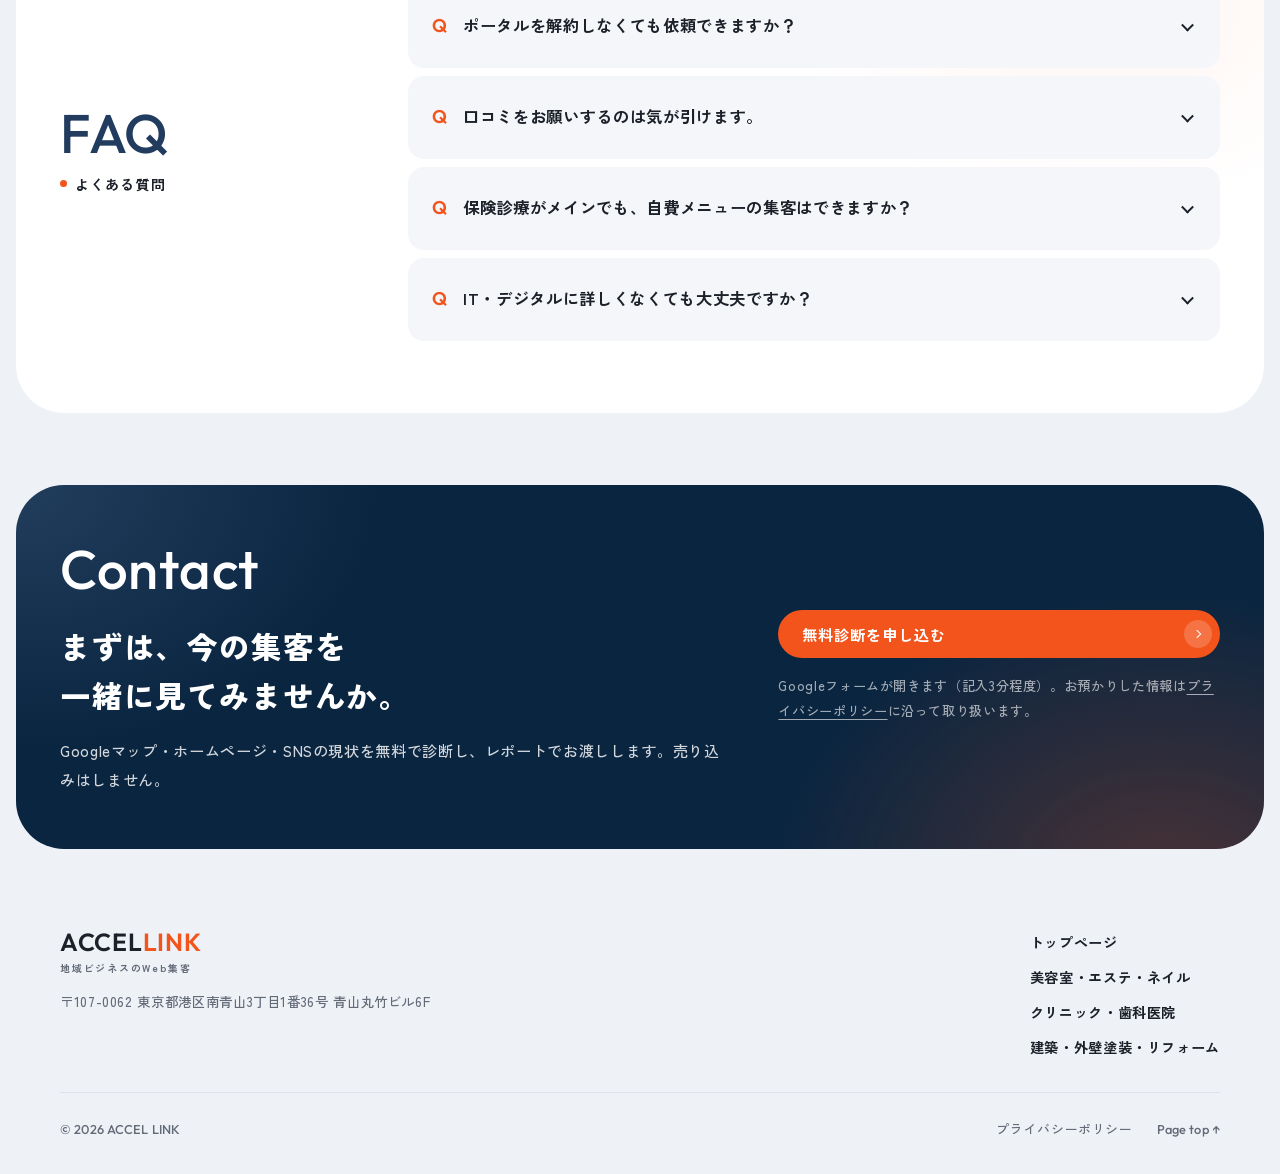
<file: seitai/index.html>
<!DOCTYPE html>
<html lang="ja">
<head>
  <meta charset="UTF-8">
  <meta name="viewport" content="width=device-width, initial-scale=1.0">
  <title>整体院・接骨院のWeb集客 | ACCEL LINK</title>
  <meta name="description" content="ポータルサイトに頼りきらず、自前で新患を集めたい整体院・接骨院・鍼灸院向け。Googleマップ（MEO）・ホームページ・LINEを整え、患者さんが自分で見つけて予約できる状態をつくります。月3万円〜、まずは無料診断から。">
  <link rel="canonical" href="https://accellink.github.io/seitai/">
  <meta property="og:title" content="整体院・接骨院のWeb集客 | ACCEL LINK">
  <meta property="og:description" content="ポータルサイトに頼りきらず、自前で新患を集めたい整体院・接骨院・鍼灸院向け。Googleマップ（MEO）・ホームページ・LINEを整え、患者さんが自分で見つけて予約できる状態をつくります。月3万円〜、まずは無料診断から。">
  <meta property="og:type" content="website">
  <meta property="og:url" content="https://accellink.github.io/seitai/">
  <meta property="og:image" content="https://accellink.github.io/ogp.png">
  <meta property="og:image:width" content="1200">
  <meta property="og:image:height" content="630">
  <meta property="og:site_name" content="ACCEL LINK">
  <meta name="twitter:card" content="summary_large_image">
  <meta name="twitter:image" content="https://accellink.github.io/ogp.png">
  <link rel="icon" type="image/png" href="../favicon.png">
  <link rel="apple-touch-icon" href="../favicon.png">
  <link rel="preconnect" href="https://fonts.googleapis.com">
  <link rel="preconnect" href="https://fonts.gstatic.com" crossorigin>
  <link href="https://fonts.googleapis.com/css2?family=Zen+Kaku+Gothic+New:wght@400;500;700;900&family=Outfit:wght@400;500;600&display=swap" rel="stylesheet">
  <link rel="stylesheet" href="../top.css?v=20261108d">
  <script type="application/ld+json">{"@context":"https://schema.org","@type":"BreadcrumbList","itemListElement":[{"@type":"ListItem","position":1,"name":"トップ","item":"https://accellink.github.io/"},{"@type":"ListItem","position":2,"name":"整体院・接骨院・鍼灸院","item":"https://accellink.github.io/seitai/"}]}</script>
  <script src="../analytics.js?v=20261108d"></script>
</head>
<body>

  <!-- ========== HEADER ========== -->
  <header class="header" id="header">
    <a href="../" class="logo" aria-label="ACCEL LINK トップへ">
      <span class="logo__main">ACCEL<span>LINK</span></span>
      <span class="logo__sub">地域ビジネスのWeb集客</span>
    </a>
    <nav class="nav" id="nav" aria-label="メインメニュー">
      <a href="#issue">お悩み</a>
      <a href="#approach">進め方</a>
      <a href="#price">料金</a>
      <a href="#faq">よくある質問</a>
      <a href="../">トップへ</a>
      <a href="https://forms.gle/tFz5SyBMukdLWGup6" target="_blank" rel="noopener noreferrer" class="nav__cta">無料診断を申し込む<i class="arrow" aria-hidden="true"></i></a>
    </nav>
    <button class="menu-btn" id="hamburger" aria-label="メニューを開く" aria-controls="nav" aria-expanded="false">
      <span></span><span></span>
    </button>
  </header>

  <main>

  <!-- ========== HERO ========== -->
  <section class="hero hero--sub">
    <svg class="hero__bands" viewBox="0 0 1440 900" preserveAspectRatio="none" aria-hidden="true">
      <path class="b-light" d="M-40,900 C240,820 520,800 780,760 C1010,724 1130,640 1230,500 C1300,400 1370,330 1480,290 L1480,380 C1400,410 1350,470 1310,560 C1230,740 1080,820 900,860 C760,890 640,900 560,900 Z"/>
      <path class="b-navy" d="M-40,770 C180,700 380,690 560,700 C760,712 930,690 1070,590 C1180,510 1250,380 1330,300 C1380,250 1430,220 1480,205 L1480,250 C1420,275 1370,320 1320,390 C1240,500 1170,640 1040,710 C900,786 740,778 560,772 C360,766 170,800 -40,880 Z"/>
      <path class="b-white" d="M820,690 C960,650 1060,560 1150,450 C1240,340 1330,250 1480,180 L1480,196 C1350,260 1270,345 1185,450 C1090,570 990,660 820,690 Z"/>
    </svg>

    <div class="hero__map" aria-hidden="true"></div>

    <div class="hero__inner">
      <div class="hero__copy" data-reveal>
        <nav class="crumb" aria-label="パンくずリスト"><a href="../">トップ</a><span aria-hidden="true">/</span><span>整体院・接骨院・鍼灸院</span></nav>
        <p class="hero__label"><span class="en">For</span>整体院・接骨院・鍼灸院</p>
        <h1 class="hero__title">ポータルに<br>頼りきらない、<br><span class='nb'><em>自前の</em></span><span class='nb'><em>新患集客</em>を。</span></h1>
        <p class="hero__text"><span class="nb">掲載をやめたら新患が来なくなる、</span><span class="nb">という不安を減らしていきます。</span><br><span class="nb">Googleマップ・ホームページ・LINEを整え、</span><span class="nb">患者さんが自分で見つけて</span><span class="nb">予約できる状態をつくります。</span></p>
        <div class="hero__btns">
          <a href="https://forms.gle/tFz5SyBMukdLWGup6" target="_blank" rel="noopener noreferrer" class="btn btn--dark">無料で集客診断を受ける<i class="arrow arrow--accent" aria-hidden="true"></i></a>
        </div>
      </div>
      <aside class="numbers" aria-label="代表の実績" data-reveal>
        <p class="numbers__note">代表がこれまでに担当してきた規模</p>
        <dl class="numbers__list">
          <div><dt><span class="nb dt-pre">上場企業での</span><span class="nb">広告運用</span></dt><dd><span class="num en">1</span><span class="unit">億円</span><small>/月</small></dd></div>
          <div><dt><span class="nb dt-pre">運用した</span><span class="nb">SEOメディア</span></dt><dd><span class="num en">50</span><span class="unit">万</span><small><span class="nb">セッション/月</span> <span class="nb">×2媒体</span></small></dd></div>
          <div><dt><span class="nb">SEO</span><span class="nb dt-pre">流入からの</span><span class="nb">収益化</span></dt><dd><span class="num en">6,000</span><span class="unit">万円</span><small>/月</small></dd></div>
        </dl>
        <p class="numbers__career"><span class='nb'>東証プライム上場の商社・</span><span class='nb'>大手PR会社で実務を経験</span></p>
      </aside>
    </div>
  </section>

  <!-- ========== ISSUE ========== -->
  <section class="sec sec--white" id="issue">
    <div class="wrap">
      <header class="head">
        <p class="head__en en">Issue</p>
        <p class="head__ja">よくあるお悩み</p>
        <h2 class="head__title"><span class='nb'>こんなことで、</span><span class='nb'>止まっていませんか。</span></h2>
      </header>
      <ul class="cards cards--3 cards--row">
        <li class="card" data-reveal><span class="ic-circle"><i class="ic" style="--ic:url(../images/icons/wallet.svg)"></i></span><h3>ポータルの掲載費が重い</h3><p><span class="nb">やめたら新患が減りそうで、</span><span class="nb">解約できない。</span></p></li>
        <li class="card" data-reveal><span class="ic-circle"><i class="ic" style="--ic:url(../images/icons/map.svg)"></i></span><h3><span class="nb">Googleマップで</span><span class="nb">見つからない</span></h3><p><span class="nb">「近くの整体」で探されても、</span><span class="nb">競合が先に出てくる。</span></p></li>
        <li class="card" data-reveal><span class="ic-circle"><i class="ic" style="--ic:url(../images/icons/chat.svg)"></i></span><h3>来院が続かない</h3><p><span class="nb">初回で終わってしまい、</span><span class="nb">再来院につながらない。</span></p></li>
      </ul>
    </div>
  </section>

  <!-- ========== APPROACH ========== -->
  <section class="sec" id="approach">
    <div class="wrap">
      <header class="head">
        <p class="head__en en">Approach</p>
        <p class="head__ja">進め方</p>
        <h2 class="head__title"><span class="nb">新患集客は、</span><span class="nb">3つの順番で</span><span class="nb">整えます。</span></h2>
      </header>
      <ol class="cards cards--3 cards--row">
        <li class="card card--white" data-reveal><p class="card__no en">01</p><h3><span class="nb">Googleマップで</span><span class="nb">見つかる</span></h3><p><span class="nb">「地域名＋整体」で探す人に、</span><span class="nb">最初に見つけてもらう</span><span class="nb">状態をつくります。</span></p></li>
        <li class="card card--white" data-reveal><p class="card__no en">02</p><h3><span class="nb">サイト・SNSで</span><span class="nb">信頼される</span></h3><p><span class="nb">見つけた人が</span><span class="nb">「ここに行きたい」と思える情報と</span><span class="nb">予約の導線を整えます。</span></p></li>
        <li class="card card--white" data-reveal><p class="card__no en">03</p><h3><span class="nb">LINEで</span><span class="nb">通い続けてもらう</span></h3><p><span class="nb">再来院のご案内や</span><span class="nb">自費メニューの紹介を、</span><span class="nb">LINEで自動化します。</span></p></li>
      </ol>
      <p class="notes">一度に全部やる必要はありません。効果が出やすいものから順に積み上げます。</p>
    </div>
  </section>

  <!-- ========== PRICE ========== -->
  <section class="sec sec--white" id="price">
    <div class="wrap">
      <header class="head">
        <p class="head__en en">Price</p>
        <p class="head__ja">料金の目安</p>
        <h2 class="head__title"><span class='nb'>予算に合わせて、</span><span class='nb'>効く施策だけを。</span></h2>
      </header>
      <div class="cards cards--3 cards--row cards--price">
        <div class="card price" data-reveal>
          <p class="price__target">まずGoogleマップを整えたい</p>
          <p class="price__val">月<span class="en">3〜5</span>万円</p>
        </div>
        <div class="card price price--pop" data-reveal>
          <p class="price__badge">ご相談が多い予算帯</p>
          <p class="price__target"><span class="nb">マップ・SNS・LINEを</span><span class="nb">まとめて整えたい</span></p>
          <p class="price__val">月<span class="en">5〜8</span>万円</p>
        </div>
        <div class="card price" data-reveal>
          <p class="price__target"><span class="nb">広告も使って</span><span class="nb">本格的に集めたい</span></p>
          <p class="price__val">月<span class="en">10</span>万円〜</p>
        </div>
      </div>
      <p class="notes">※ 月額の運用支援の目安です。制作・開発はお見積り。広告費は別途。最低契約期間は3ヶ月です。</p>
    </div>
  </section>

  <!-- ========== FLOW ========== -->
  <section class="sec" id="flow">
    <div class="wrap">
      <header class="head">
        <p class="head__en en">Flow</p>
        <p class="head__ja">ご相談の流れ</p>
        <h2 class="head__title"><span class='nb'>相談から、</span><span class='nb'>最短1週間で</span><span class='nb'>動き出せます。</span></h2>
      </header>
      <ol class="cards cards--4 cards--grid2">
        <li class="card card--white" data-reveal><p class="card__no en">Step 01</p><h3>無料相談</h3><p>課題と予算感を伺います。</p></li>
        <li class="card card--white" data-reveal><p class="card__no en">Step 02</p><h3>無料診断レポート</h3><p><span class='nb'>何から手をつけるべきかを</span><span class='nb'>お渡しします。</span></p></li>
        <li class="card card--white" data-reveal><p class="card__no en">Step 03</p><h3>ご提案</h3><p><span class='nb'>予算に合わせたプランを</span><span class='nb'>ご提案します。</span></p></li>
        <li class="card card--white" data-reveal><p class="card__no en">Step 04</p><h3>スタート</h3><p><span class='nb'>月次レポートで</span><span class='nb'>進捗を共有します。</span></p></li>
      </ol>
    </div>
  </section>

  <!-- ========== FAQ ========== -->
  <section class="sec sec--white" id="faq">
    <div class="wrap split">
      <header class="head">
        <p class="head__en en">FAQ</p>
        <p class="head__ja">よくある質問</p>
      </header>
      <div class="faq-list faq-list--tint">
        <div class="faq-item">
          <button class="faq-q" aria-expanded="false"><span class="en">Q</span><span><span class="nb">ポータルを解約しなくても</span><span class="nb">依頼できますか？</span></span></button>
          <div class="faq-a"><p>はい。解約する必要はありません。自前の集客を少しずつ育て、Googleマップ経由の予約が安定してきた段階で、ポータルへの依存を下げていくのが現実的です。解約をおすすめすることはありません。</p></div>
        </div>
        <div class="faq-item">
          <button class="faq-q" aria-expanded="false"><span class="en">Q</span><span><span class="nb">口コミをお願いするのは</span><span class="nb">気が引けます。</span></span></button>
          <div class="faq-a"><p>直接お願いしなくても、来院後のLINEでのご案内など、自然に口コミを書いてもらえる流れをつくれます。見返りを渡して口コミを集める方法はGoogleのポリシー違反になるため行いません。</p></div>
        </div>
        <div class="faq-item">
          <button class="faq-q" aria-expanded="false"><span class="en">Q</span><span><span class="nb">保険診療がメインでも、</span><span class="nb">自費メニューの集客は</span><span class="nb">できますか？</span></span></button>
          <div class="faq-a"><p>はい。自費メニューに関心がある方に届くキーワード設計や、メニューを知ってもらうための情報発信をお手伝いします。</p></div>
        </div>
        <div class="faq-item">
          <button class="faq-q" aria-expanded="false"><span class="en">Q</span><span><span class="nb">IT・デジタルに</span><span class="nb">詳しくなくても</span><span class="nb">大丈夫ですか？</span></span></button>
          <div class="faq-a"><p>はい、問題ありません。専門用語を使わず、何をなぜやるのかを説明しながら進めます。施術の時間を削らないよう、先生の作業は最小限にします。</p></div>
        </div>
      </div>
    </div>
  </section>

  <!-- ========== CTA ========== -->
  <section class="cta" id="contact">
    <div class="cta__inner" data-reveal>
      <div class="cta__text">
        <p class="head__en en">Contact</p>
        <h2><span class='nb'>まずは、</span><span class='nb'>今の集客を</span><br><span class='nb'>一緒に</span><span class='nb'>見てみませんか。</span></h2>
        <p>Googleマップ・ホームページ・SNSの現状を無料で診断し、レポートでお渡しします。売り込みはしません。</p>
      </div>
      <div class="cta__btns">
        <a href="https://forms.gle/tFz5SyBMukdLWGup6" target="_blank" rel="noopener noreferrer" class="btn btn--accent">無料診断を申し込む<i class="arrow arrow--white" aria-hidden="true"></i></a>
        <p class="cta__note">Googleフォームが開きます（記入3分程度）。お預かりした情報は<a href="../privacy.html">プライバシーポリシー</a>に沿って取り扱います。</p>
      </div>
    </div>
  </section>

  </main>

  <!-- ========== FOOTER ========== -->
  <footer class="footer">
    <div class="wrap footer__inner">
      <div>
        <a href="../" class="logo"><span class="logo__main">ACCEL<span>LINK</span></span><span class="logo__sub">地域ビジネスのWeb集客</span></a>
        <p class="footer__address"><span class='nb'>〒107-0062</span> <span class='nb'>東京都港区南青山3丁目1番36号</span> <span class='nb'>青山丸竹ビル6F</span></p>
      </div>
      <nav class="footer__nav footer__nav--sub" aria-label="ほかの業界">
        <a href="../">トップページ</a>
        <a href="../salon/">美容室・エステ・ネイル</a>
        <a href="../clinic/">クリニック・歯科医院</a>
        <a href="../construction/">建築・外壁塗装・リフォーム</a>
      </nav>
    </div>
    <div class="wrap footer__bottom">
      <p class="en">© 2026 ACCEL LINK</p>
      <span class="footer__links"><a href="../privacy.html">プライバシーポリシー</a><a href="#" class="en footer__top">Page top ↑</a></span>
    </div>
  </footer>

  <a href="https://forms.gle/tFz5SyBMukdLWGup6" target="_blank" rel="noopener noreferrer" class="sp-cta" id="spCta" aria-hidden="true" tabindex="-1">無料で集客診断を受ける<i class="arrow arrow--accent" aria-hidden="true"></i></a>

  <script src="../script.js?v=20261108d"></script>
</body>
</html>
</file>
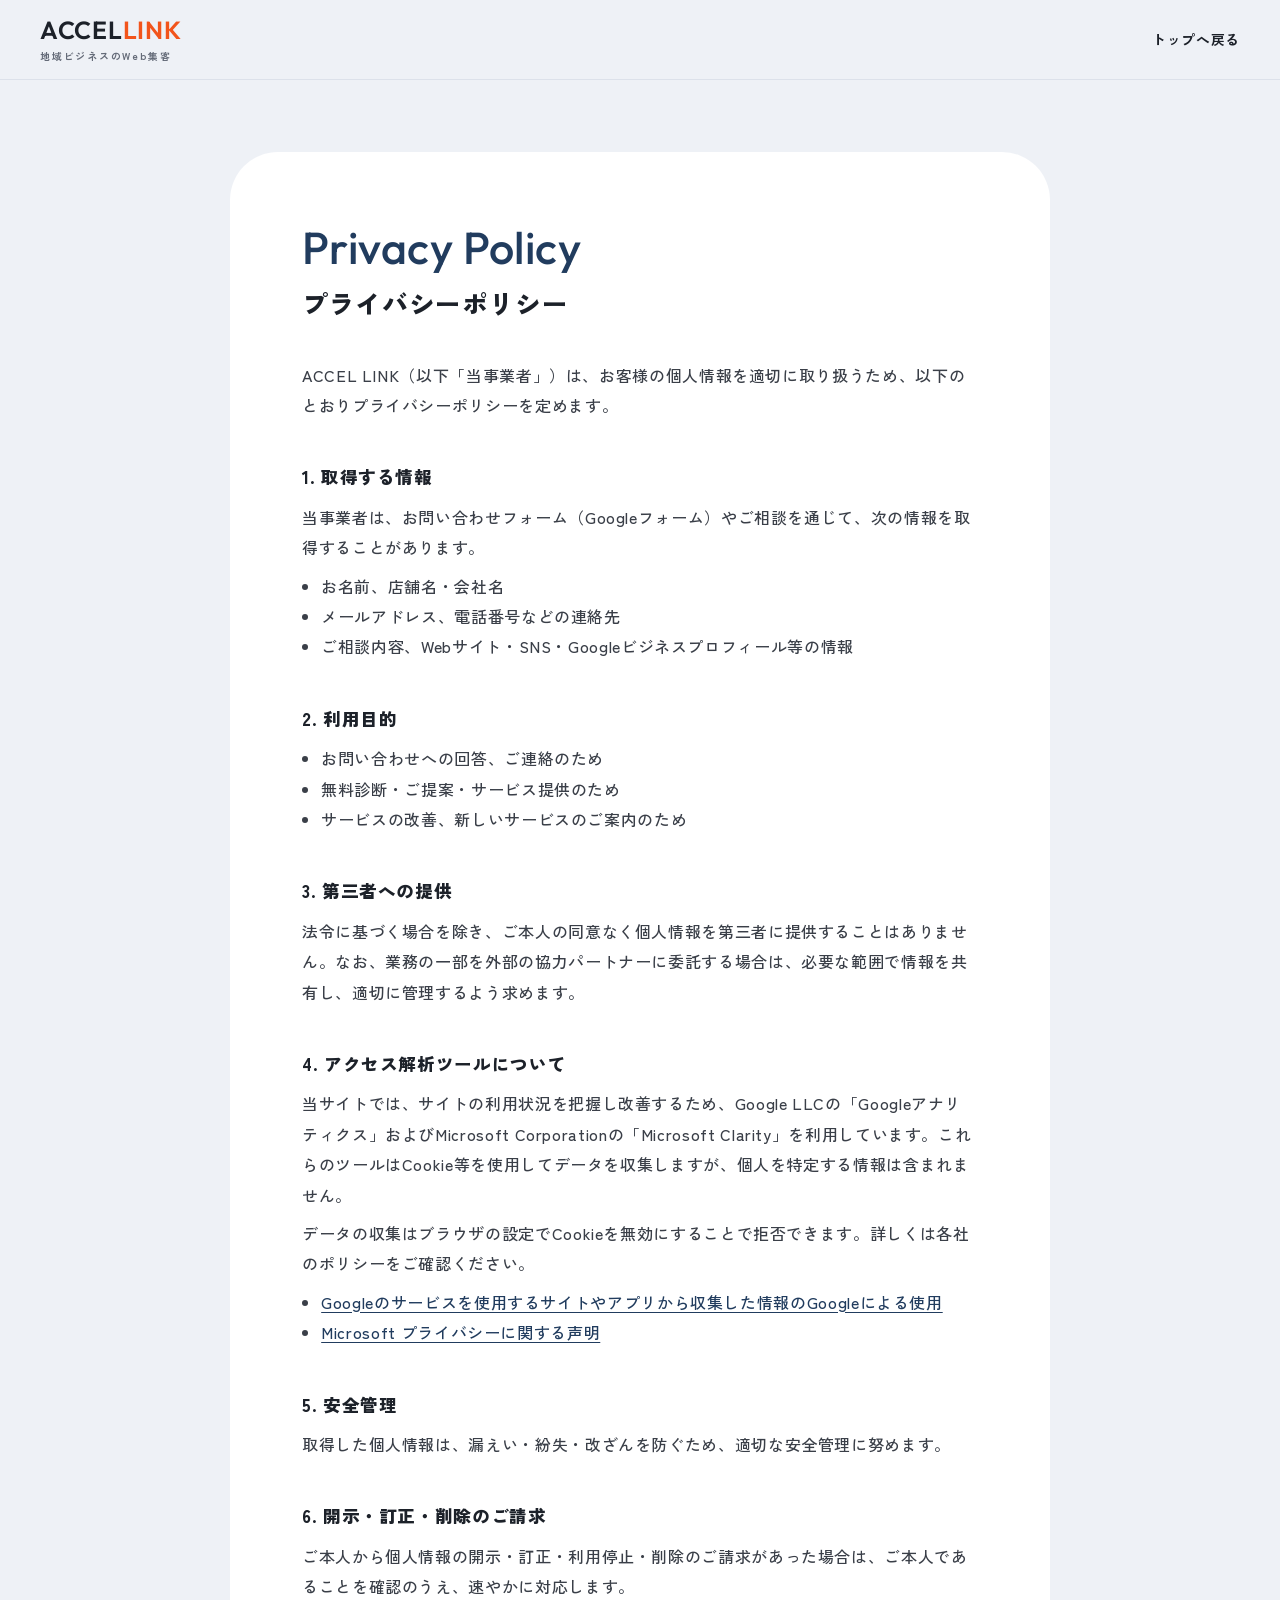
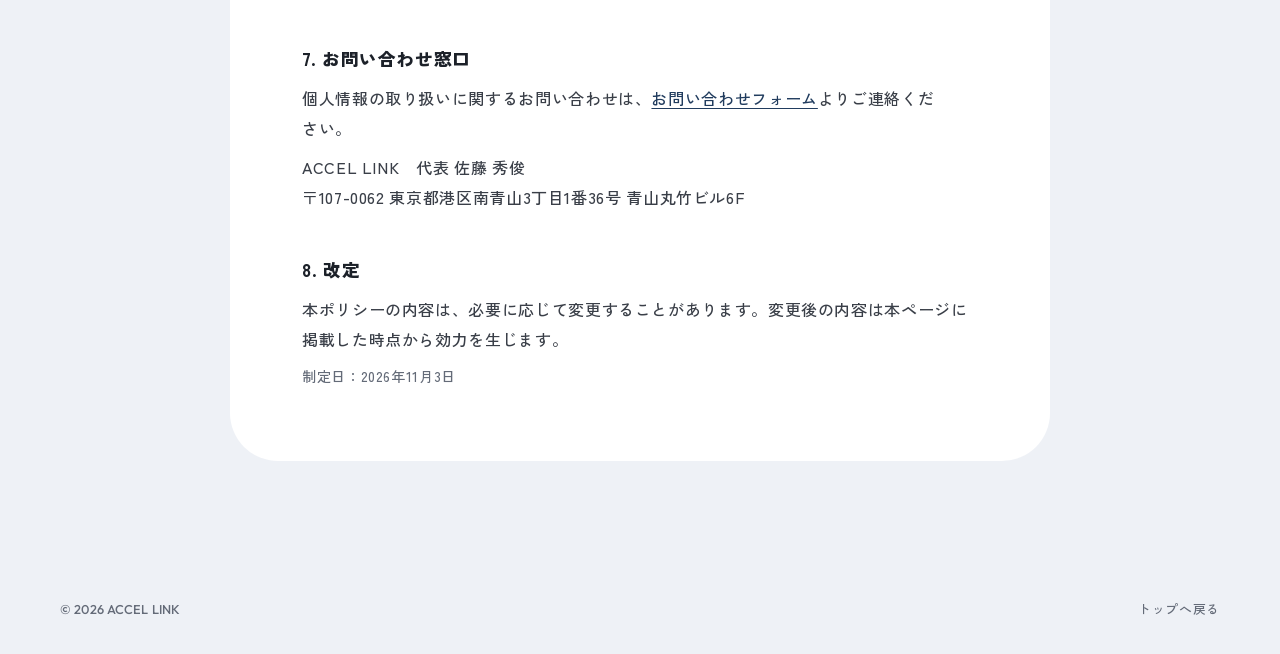
<file: privacy.html>
<!DOCTYPE html>
<html lang="ja">
<head>
  <meta charset="UTF-8">
  <meta name="viewport" content="width=device-width, initial-scale=1.0">
  <title>プライバシーポリシー | ACCEL LINK</title>
  <meta name="description" content="ACCEL LINKのプライバシーポリシー（個人情報の取り扱い）です。">
  <meta name="robots" content="noindex">
  <link rel="icon" type="image/png" href="favicon.png">
  <link rel="preconnect" href="https://fonts.googleapis.com">
  <link rel="preconnect" href="https://fonts.gstatic.com" crossorigin>
  <link href="https://fonts.googleapis.com/css2?family=Zen+Kaku+Gothic+New:wght@400;500;700;900&family=Outfit:wght@400;500;600&display=swap" rel="stylesheet">
  <link rel="stylesheet" href="top.css?v=20261108d">
  <script src="analytics.js?v=20261108d"></script>
</head>
<body>

  <header class="header is-solid">
    <a href="./" class="logo" aria-label="ACCEL LINK トップへ">
      <span class="logo__main">ACCEL<span>LINK</span></span>
      <span class="logo__sub">地域ビジネスのWeb集客</span>
    </a>
    <a href="./" class="legal__back">トップへ戻る</a>
  </header>

  <main class="legal">
    <div class="legal__inner">
      <p class="head__en en">Privacy Policy</p>
      <h1 class="legal__title">プライバシーポリシー</h1>

      <p>ACCEL LINK（以下「当事業者」）は、お客様の個人情報を適切に取り扱うため、以下のとおりプライバシーポリシーを定めます。</p>

      <h2>1. 取得する情報</h2>
      <p>当事業者は、お問い合わせフォーム（Googleフォーム）やご相談を通じて、次の情報を取得することがあります。</p>
      <ul>
        <li>お名前、店舗名・会社名</li>
        <li>メールアドレス、電話番号などの連絡先</li>
        <li>ご相談内容、Webサイト・SNS・Googleビジネスプロフィール等の情報</li>
      </ul>

      <h2>2. 利用目的</h2>
      <ul>
        <li>お問い合わせへの回答、ご連絡のため</li>
        <li>無料診断・ご提案・サービス提供のため</li>
        <li>サービスの改善、新しいサービスのご案内のため</li>
      </ul>

      <h2>3. 第三者への提供</h2>
      <p>法令に基づく場合を除き、ご本人の同意なく個人情報を第三者に提供することはありません。なお、業務の一部を外部の協力パートナーに委託する場合は、必要な範囲で情報を共有し、適切に管理するよう求めます。</p>

      <h2>4. アクセス解析ツールについて</h2>
      <p>当サイトでは、サイトの利用状況を把握し改善するため、Google LLCの「Googleアナリティクス」およびMicrosoft Corporationの「Microsoft Clarity」を利用しています。これらのツールはCookie等を使用してデータを収集しますが、個人を特定する情報は含まれません。</p>
      <p>データの収集はブラウザの設定でCookieを無効にすることで拒否できます。詳しくは各社のポリシーをご確認ください。</p>
      <ul>
        <li><a href="https://policies.google.com/technologies/partner-sites?hl=ja" target="_blank" rel="noopener noreferrer">Googleのサービスを使用するサイトやアプリから収集した情報のGoogleによる使用</a></li>
        <li><a href="https://privacy.microsoft.com/ja-jp/privacystatement" target="_blank" rel="noopener noreferrer">Microsoft プライバシーに関する声明</a></li>
      </ul>

      <h2>5. 安全管理</h2>
      <p>取得した個人情報は、漏えい・紛失・改ざんを防ぐため、適切な安全管理に努めます。</p>

      <h2>6. 開示・訂正・削除のご請求</h2>
      <p>ご本人から個人情報の開示・訂正・利用停止・削除のご請求があった場合は、ご本人であることを確認のうえ、速やかに対応します。</p>

      <h2>7. お問い合わせ窓口</h2>
      <p>個人情報の取り扱いに関するお問い合わせは、<a href="https://forms.gle/tFz5SyBMukdLWGup6" target="_blank" rel="noopener noreferrer">お問い合わせフォーム</a>よりご連絡ください。</p>
      <p>ACCEL LINK　代表 佐藤 秀俊<br>〒107-0062 東京都港区南青山3丁目1番36号 青山丸竹ビル6F</p>

      <h2>8. 改定</h2>
      <p>本ポリシーの内容は、必要に応じて変更することがあります。変更後の内容は本ページに掲載した時点から効力を生じます。</p>

      <p class="legal__date">制定日：2026年11月3日</p>
    </div>
  </main>

  <footer class="footer">
    <div class="wrap footer__bottom">
      <p class="en">© 2026 ACCEL LINK</p>
      <a href="./" class="footer__top">トップへ戻る</a>
    </div>
  </footer>

</body>
</html>
</file>
<file: top.css>
/* =========================================================
   ACCEL LINK トップページ
   淡いグレーブルー地 × 白パネル × ネイビー。セクションごとに地色とレイアウトを切り替える
   動きは「表示時にふわっと出る」だけ（チカチカさせない）
   アイコン素材: ICOOON MONO / icon-pit（どちらも商用利用可・クレジット不要）
   ========================================================= */

:root {
  --bg: #EEF1F6;
  --white: #FFFFFF;
  --tint: #F4F6FA;
  --text: #3A3F48;
  --strong: #1C2129;
  --muted: #646B78;
  --line: #DCE1EA;
  --navy: #0A2540;
  --navy-2: #213C5E;
  --accent: #F2541B;
  --accent-dark: #D9460F;
  --accent-soft: #FDEDE6;
  --dark: #23262C;
  --radius: 20px;
  --radius-xl: 48px;
  --font: "Zen Kaku Gothic New", "Hiragino Kaku Gothic ProN", sans-serif;
  --en: "Outfit", "Zen Kaku Gothic New", sans-serif;
  --ease: cubic-bezier(.25, .8, .25, 1);
  --wrap: min(1160px, 100% - 64px);
  --shadow: 0 1px 2px rgba(20, 35, 60, .04), 0 12px 32px rgba(20, 35, 60, .06);
}

*, *::before, *::after { box-sizing: border-box; }
html { scroll-behavior: smooth; -webkit-text-size-adjust: 100%; }
html, body { overflow-x: clip; }
body {
  margin: 0;
  font-family: var(--font);
  font-weight: 500;
  font-size: 16px;
  color: var(--text);
  background: var(--bg);
  line-height: 1.9;
  letter-spacing: .04em;
  -webkit-font-smoothing: antialiased;
}
img { max-width: 100%; height: auto; display: block; }
a { color: inherit; text-decoration: none; }
h1, h2, h3, h4, p, ul, ol, dl, dd, figure { margin: 0; padding: 0; }
ul, ol { list-style: none; }
button { font: inherit; color: inherit; }
.en { font-family: var(--en); letter-spacing: .01em; }
.wrap { width: var(--wrap); margin: 0 auto; }
h1, h2, h3, h4, .head__lead, .hero__text { word-break: auto-phrase; }
p, dd, li { text-wrap: pretty; }
.nb { display: inline-block; max-width: 100%; }  /* 言葉の途中で改行させない（Safari対策） */

/* ---------------------------------------------- アイコン（素材をマスクにして色を揃える） */
.ic {
  display: inline-block; width: 28px; height: 28px; flex-shrink: 0;
  background: currentColor;
  -webkit-mask: var(--ic) center / contain no-repeat;
          mask: var(--ic) center / contain no-repeat;
}
.ic-circle {
  display: grid; place-items: center;
  width: 64px; height: 64px; border-radius: 50%;
  background: var(--accent-soft); color: var(--accent);
}
.ic-circle .ic { width: 30px; height: 30px; }
.ic-badge {
  display: grid; place-items: center;
  width: 56px; height: 56px; border-radius: 16px;
  background: var(--navy); color: #fff;
}
.ic-badge .ic { width: 28px; height: 28px; }
.ic-badge--light { background: rgba(255,255,255,.12); flex-shrink: 0; }
.ic-badge--dark { background: rgba(255,255,255,.08); border: 1px solid rgba(255,255,255,.14); color: #fff; }

/* ---------------------------------------------- 矢印（静止） */
.arrow {
  display: inline-block; flex-shrink: 0; position: relative;
  width: 28px; height: 28px; border-radius: 50%;
  background: var(--dark);
  transition: background .3s;
}
.arrow::before {
  content: ""; position: absolute; top: 50%; left: 50%;
  width: 6px; height: 6px;
  border-top: 1.6px solid #fff; border-right: 1.6px solid #fff;
  transform: translate(-65%, -50%) rotate(45deg);
}
.arrow--accent { background: var(--accent); }
.arrow--white { background: rgba(255,255,255,.18); }
.arrow--lg { width: 44px; height: 44px; }
.arrow--lg::before { width: 9px; height: 9px; }

/* ---------------------------------------------- ロゴ */
.logo { display: inline-flex; flex-direction: column; line-height: 1; }
.logo__main { font-family: var(--en); font-weight: 600; font-size: 1.55rem; letter-spacing: .03em; color: var(--strong); }
.logo__main span { color: var(--accent); }
.logo__sub { font-size: .62rem; font-weight: 700; letter-spacing: .18em; color: var(--muted); margin-top: 8px; }

/* ---------------------------------------------- ヘッダー */
.header {
  position: fixed; inset: 0 0 auto 0; z-index: 100;
  height: 80px;
  display: flex; align-items: center; justify-content: space-between;
  padding: 0 40px;
  background: rgba(238, 241, 246, .88);
  backdrop-filter: blur(10px);
  border-bottom: 1px solid transparent;
  transition: border-color .3s;
}
.header.is-solid { border-color: var(--line); }
.nav { display: flex; align-items: center; gap: 32px; }
.nav a { font-size: .86rem; font-weight: 700; color: var(--strong); transition: color .2s; }
.nav a:hover { color: var(--accent); }
.nav .nav__cta {
  display: inline-flex; align-items: center; gap: 16px;
  background: var(--dark); color: #fff;
  padding: 0 8px 0 24px; height: 40px; border-radius: 999px;
}
.nav .nav__cta:hover { color: #fff; background: #000; }
.nav__cta .arrow { width: 24px; height: 24px; background: var(--accent); }
.menu-btn { display: none; }

/* ---------------------------------------------- ボタン */
.btn {
  display: inline-flex; align-items: center; justify-content: space-between; gap: 24px;
  min-width: 272px; min-height: 48px;
  padding: 8px 8px 8px 24px;
  border-radius: 999px;
  font-weight: 700; font-size: .95rem; letter-spacing: .06em;
  transition: background .3s, box-shadow .3s, transform .3s var(--ease);
}
.btn:hover { transform: translateY(-2px); }
.btn--dark { background: var(--dark); color: #fff; }
.btn--dark:hover { background: #000; box-shadow: 0 10px 24px rgba(0,0,0,.14); }
.btn--white { background: var(--white); color: var(--strong); border: 1px solid var(--line); }
.btn--white:hover { box-shadow: 0 10px 24px rgba(30,40,60,.08); }
.btn--accent { background: var(--accent); color: #fff; }
.btn--accent:hover { background: var(--accent-dark); }
.btn--outline { border: 1px solid rgba(255,255,255,.5); color: #fff; }
.btn--outline:hover { background: rgba(255,255,255,.08); }

/* ---------------------------------------------- 見出し */
.head { margin-bottom: 32px; }
.head__en { font-size: clamp(2.4rem, 4.4vw, 3.4rem); font-weight: 500; line-height: 1.05; color: var(--navy-2); }
.head__ja {
  display: flex; align-items: center; gap: 8px;
  font-size: .88rem; font-weight: 700; color: var(--strong); margin-top: 8px; letter-spacing: .08em;
}
.head__ja::before { content: ""; width: 7px; height: 7px; border-radius: 50%; background: var(--accent); }
.head__title { margin-top: 16px; font-size: clamp(1.45rem, 2.5vw, 1.9rem); font-weight: 900; line-height: 1.6; color: var(--strong); letter-spacing: .06em; }
.head--row { display: flex; justify-content: space-between; align-items: flex-end; gap: 40px; flex-wrap: wrap; }
.head__lead { max-width: 470px; font-size: .95rem; line-height: 1.95; }
.head--center { text-align: center; }
.head--center .head__ja { justify-content: center; }
.head--center .head__lead { max-width: 46em; margin: 24px auto 0; }
.head--light .head__en, .head--light .head__title, .head--light .head__ja { color: #fff; }

/* ---------------------------------------------- セクション（地色の切り替えで区切りを明確に） */
.sec { padding: 72px 0; position: relative; }
.sec--white {
  width: min(1400px, 100% - 32px);
  margin: 0 auto;
  background: var(--white);
  border-radius: var(--radius-xl);
}
.split { display: grid; grid-template-columns: 300px 1fr; gap: 48px; align-items: start; }
.split > .head { margin-bottom: 0; position: sticky; top: 120px; }

/* ---------------------------------------------- HERO */
.hero { position: relative; padding: 120px 0 216px; overflow: hidden; }
.hero__bands { position: absolute; left: 0; right: 0; bottom: 0; width: 100%; height: 100%; z-index: 0; pointer-events: none; }
.hero__bands .b-light { fill: #D6DDE9; }
.hero__bands .b-navy { fill: var(--navy-2); }
.hero__bands .b-white { fill: #fff; }
.hero__inner {
  position: relative; z-index: 1;
  width: var(--wrap); margin: 0 auto;
  display: grid; grid-template-columns: minmax(0, 1fr) 350px; gap: 64px; align-items: center;
}
.hero__label { display: flex; align-items: center; gap: 16px; font-size: .84rem; font-weight: 700; color: var(--strong); margin-bottom: 24px; letter-spacing: .08em; }
.hero__label .en { font-size: .78rem; font-weight: 500; color: #fff; background: var(--navy); border-radius: 999px; padding: 4px 8px; letter-spacing: .06em; }
.hero__title {
  font-size: clamp(2.4rem, 4.7vw, 4.1rem);
  font-weight: 900; line-height: 1.45; letter-spacing: .05em;
  color: var(--strong);
}
.hero__title em { font-style: normal; color: var(--accent); }
.hero__text { margin-top: 24px; font-size: 1.04rem; line-height: 2; max-width: 34em; }
.hero__btns { display: flex; flex-wrap: wrap; gap: 16px; margin-top: 32px; }

/* ---------------------------------------------- 実績（ヒーロー右） */
.numbers {
  background: var(--white);
  border-radius: 24px;
  padding: 32px 32px 24px;
  box-shadow: var(--shadow);
}
.numbers__note { font-size: .8rem; font-weight: 700; color: var(--muted); margin-bottom: 8px; letter-spacing: .06em; }
.numbers__list > div { padding: 16px 0; }
.numbers__list > div + div { border-top: 1px solid var(--line); }
.numbers dt { font-size: .86rem; font-weight: 700; color: var(--strong); }
.numbers dd { display: flex; align-items: baseline; flex-wrap: wrap; color: var(--navy); line-height: 1.2; margin-top: 4px; }
.numbers .num { font-size: 2.9rem; font-weight: 500; letter-spacing: 0; }
.numbers .unit { font-size: 1.55rem; font-weight: 900; margin-left: 4px; letter-spacing: .02em; }
.numbers dd small { font-size: .8rem; font-weight: 700; color: var(--muted); margin-left: 8px; letter-spacing: .04em; }
.numbers__career {
  margin-top: 8px; padding: 8px 16px;
  background: var(--tint); border-radius: 12px;
  font-size: .82rem; font-weight: 700; color: var(--strong); line-height: 1.7;
}

/* ---------------------------------------------- 共通カード（全セクションで同じ形に統一） */
.cards { display: grid; gap: 16px; }
.cards--3 { grid-template-columns: repeat(3, 1fr); }
.cards--4 { grid-template-columns: repeat(4, 1fr); }
.card {
  background: var(--tint);
  border-radius: var(--radius);
  padding: 24px 24px;
  display: flex; flex-direction: column;
}
.card--white { background: var(--white); box-shadow: var(--shadow); }
.card h3 { font-size: 1.1rem; font-weight: 900; color: var(--strong); line-height: 1.6; }
.card > p:not(.card__no):not(.price__target):not(.price__val):not(.price__badge) { font-size: .92rem; color: var(--muted); margin-top: 8px; line-height: 1.85; }
.card .ic-circle, .card .ic-badge { margin-bottom: 16px; }
.card__no { font-size: .95rem; font-weight: 500; color: var(--accent); margin-bottom: 8px; }
.chips { display: flex; flex-wrap: wrap; gap: 8px; margin-top: 16px; }
.chips li { font-size: .8rem; font-weight: 700; color: var(--navy); background: var(--tint); border-radius: 999px; padding: 4px 8px; }
.card--link { transition: box-shadow .3s, transform .3s var(--ease); }
.card--link:hover { box-shadow: 0 18px 40px rgba(20, 35, 60, .1); transform: translateY(-3px); }
.card--link:hover .arrow { background: var(--accent); }
.ind__ic { width: 52px; height: 52px; color: var(--navy-2); margin-bottom: 16px; }
.card--link h3 { flex: 1; }
.more { display: flex; justify-content: flex-end; align-items: center; gap: 8px; font-size: .8rem; color: var(--strong); margin-top: 16px; }

/* ---------------------------------------------- 料金 */
.price { position: relative; padding: 32px 24px; }
.price--pop { background: var(--navy); }
.price--pop .price__target { color: rgba(255,255,255,.75); }
.price--pop .price__val, .price--pop .price__val .en { color: #fff; }
.price__badge {
  position: absolute; top: -13px; left: 28px;
  background: var(--accent); color: #fff;
  font-size: .78rem; font-weight: 700;
  border-radius: 999px; padding: 4px 16px;
}
.price__target { font-size: .92rem; font-weight: 700; color: var(--muted); }
.price__val { font-weight: 900; color: var(--strong); margin-top: 8px; font-size: 1.1rem; }
.price__val .en { font-size: 3rem; font-weight: 500; color: var(--navy); margin: 0 4px; }
.notes { margin-top: 24px; font-size: .84rem; color: var(--muted); }

/* ---------------------------------------------- プロフィール */
.profile { display: grid; grid-template-columns: 320px 1fr; gap: 48px; align-items: center; }
.profile__photo { border-radius: 28px; overflow: hidden; aspect-ratio: 3 / 4; }
.profile__photo img { width: 100%; height: 100%; object-fit: cover; object-position: 50% 30%; }
.profile__name { margin-top: 24px; font-size: 1.9rem; font-weight: 900; color: var(--strong); letter-spacing: .16em; line-height: 1.4; }
.profile__role { font-size: .88rem; color: var(--muted); margin-top: 4px; }
.profile__career { margin-top: 16px; font-size: .96rem; }
.profile__msg { margin: 24px 0 0; padding: 24px 24px; background: var(--tint); border-radius: var(--radius); }
.profile__quote { font-size: 1.2rem; font-weight: 900; color: var(--strong); margin-bottom: 8px; }
.profile__quote em { font-style: normal; color: var(--accent); }
.profile__msg p:last-child { font-size: .94rem; }

/* ---------------------------------------------- FAQ */
.faq-list { display: flex; flex-direction: column; gap: 8px; }
.faq-item { background: var(--white); border-radius: 16px; box-shadow: var(--shadow); }
.faq-q {
  width: 100%; text-align: left; border: 0; background: none; cursor: pointer;
  padding: 24px 64px 24px 24px; position: relative;
  font-size: 1.02rem; font-weight: 700; color: var(--strong); letter-spacing: .04em;
  display: flex; gap: 16px; align-items: baseline;
}
.faq-q .en { color: var(--accent); font-weight: 600; font-size: 1.15rem; }
.faq-q::after {
  content: ""; position: absolute; right: 28px; top: 50%;
  width: 9px; height: 9px;
  border-right: 2px solid var(--strong); border-bottom: 2px solid var(--strong);
  transform: translateY(-70%) rotate(45deg);
  transition: transform .3s var(--ease);
}
.faq-item.open .faq-q::after { transform: translateY(-30%) rotate(-135deg); }
.faq-a { display: grid; grid-template-rows: 0fr; transition: grid-template-rows .4s var(--ease); }
.faq-a > p { overflow: hidden; padding: 0 32px 0 56px; font-size: .94rem; color: var(--text); line-height: 1.9; }
.faq-item.open .faq-a { grid-template-rows: 1fr; }
.faq-item.open .faq-a > p { padding-bottom: 24px; }

/* ---------------------------------------------- CTA */
.cta { padding: 72px 16px 64px; }
.cta__inner {
  width: min(1400px, 100%); margin: 0 auto;
  background: var(--navy);
  border-radius: var(--radius-xl);
  padding: 56px max(calc((min(1400px, 100vw - 32px) - 1160px) / 2), 32px);
  display: grid; grid-template-columns: 1.2fr .8fr; gap: 56px; align-items: center;
  color: rgba(255,255,255,.82);
}
.cta__text .head__en { color: #fff; font-size: clamp(2.4rem, 4.4vw, 3.4rem); }
.cta__text h2 { margin: 24px 0 16px; font-size: clamp(1.45rem, 2.5vw, 1.9rem); font-weight: 900; line-height: 1.6; color: #fff; letter-spacing: .06em; }
.cta__text p:last-child { font-size: .95rem; }
.cta__btns { display: flex; flex-direction: column; gap: 16px; }
.cta__btns .btn { width: 100%; }
.cta__note { font-size: .82rem; opacity: .75; }

/* ---------------------------------------------- フッター */
.footer { padding: 16px 0 32px; }
.footer__inner { display: flex; justify-content: space-between; gap: 40px; flex-wrap: wrap; padding-bottom: 32px; border-bottom: 1px solid var(--line); }
.footer__address { font-size: .84rem; color: var(--muted); margin-top: 16px; }
.footer__nav { display: grid; grid-template-columns: repeat(2, max-content); gap: 8px 48px; font-size: .88rem; font-weight: 700; color: var(--strong); }
.footer__nav a:hover { color: var(--accent); }
.footer__bottom { display: flex; justify-content: space-between; padding-top: 24px; font-size: .8rem; color: var(--muted); }
.footer__top:hover { color: var(--strong); }
.footer__links { display: flex; gap: 24px; }
.footer__links a:hover { color: var(--strong); }
.cta__note a { text-decoration: underline; text-underline-offset: 3px; }

/* ---------------------------------------------- 下層（業界別ページ） */
.hero--sub { padding: 112px 0 232px; }
.hero--sub .hero__title { font-size: clamp(2.2rem, 4.2vw, 3.5rem); }
.crumb { display: flex; flex-wrap: wrap; gap: 8px; font-size: .8rem; font-weight: 700; color: var(--muted); margin-bottom: 24px; }
.crumb a { color: var(--strong); text-decoration: underline; text-underline-offset: 3px; }
.crumb a:hover { color: var(--accent); }
.notice { margin-top: 24px; padding: 16px 24px; background: var(--white); border-left: 4px solid var(--navy-2); border-radius: 12px; font-size: .9rem; color: var(--strong); }
.faq-list--tint .faq-item { background: var(--tint); box-shadow: none; }
.footer__nav--sub { grid-template-columns: max-content; }

/* ---------------------------------------------- 下層（プライバシーポリシー） */
.legal__back { font-size: .86rem; font-weight: 700; color: var(--strong); }
.legal__back:hover { color: var(--accent); }
.legal { padding: 152px 16px 96px; }
.legal__inner { width: min(820px, 100%); margin: 0 auto; background: var(--white); border-radius: var(--radius-xl); padding: 72px clamp(24px, 6vw, 72px); }
.legal__inner .head__en { font-size: clamp(2rem, 4vw, 2.8rem); }
.legal__title { margin: 8px 0 32px; font-size: 1.6rem; font-weight: 900; color: var(--strong); }
.legal h2 { margin: 40px 0 8px; font-size: 1.1rem; font-weight: 900; color: var(--strong); }
.legal p + p { margin-top: 8px; }
.legal ul { margin-top: 8px; padding-left: 1.2em; list-style: disc; }
.legal a { color: var(--navy-2); text-decoration: underline; text-underline-offset: 3px; }
.legal__date { margin-top: 48px; font-size: .88rem; color: var(--muted); }

/* ---------------------------------------------- 背景（ぼかした色の光のみ。イラスト・線・動きなし） */
.hero__map {
  position: absolute; inset: 0; z-index: 0; pointer-events: none;
  background:
    radial-gradient(640px 460px at 80% 40%, rgba(120, 150, 196, .26), transparent 70%),
    radial-gradient(420px 320px at 96% 78%, rgba(242, 84, 27, .10), transparent 70%),
    radial-gradient(520px 380px at 8% 8%, rgba(255, 255, 255, .9), transparent 70%);
}
.sec > .wrap { position: relative; z-index: 1; }
.sec:not(.sec--white)::after {
  content: ""; position: absolute; inset: 0; z-index: 0; pointer-events: none;
  background: radial-gradient(closest-side, rgba(120, 150, 196, .2), transparent) -120px 55% / 560px 420px no-repeat;
}
#industry::after, #faq::after { background: radial-gradient(closest-side, rgba(120, 150, 196, .2), transparent) calc(100% + 120px) 55% / 560px 420px no-repeat; }
.sec--white { overflow: hidden; }
.sec--white::before {
  content: ""; position: absolute; inset: 0; pointer-events: none;
  background: radial-gradient(closest-side, rgba(242, 84, 27, .06), transparent) calc(100% + 160px) -140px / 640px 440px no-repeat;
}
.cta__inner { position: relative; overflow: hidden; }
.cta__inner > * { position: relative; z-index: 1; }
.cta__inner::after {
  content: ""; position: absolute; inset: 0;
  background: radial-gradient(560px 420px at 92% 110%, rgba(242, 84, 27, .28), transparent 70%),
              radial-gradient(520px 380px at 0 0, rgba(120, 150, 196, .22), transparent 70%);
}

/* ---------------------------------------------- スマホ用 追従ボタン */
.sp-cta { display: none; }

/* ---------------------------------------------- 動き（控えめ・1回だけ。場所ごとに種類を変える） */
:root { --out: cubic-bezier(.22, 1, .36, 1); }

/* 基本：ふわっと上がる */
.js [data-reveal] { opacity: 0; transform: translateY(18px); transition: opacity .9s ease, transform 1s var(--out); }
.js [data-reveal].is-in { opacity: 1; transform: none; }

/* ヒーロー：読み込み時に順番に出る */
.js .hero [data-reveal] { opacity: 1; transform: none; transition: none; }
.js .hero__title .line { display: block; overflow: hidden; padding: .1em 0; margin: -.1em 0; }
.js .hero__title .line > span { display: block; transform: translateY(105%); transition: transform 1.1s var(--out); }
.js.is-loaded .hero__title .line > span { transform: none; }
.js .crumb, .js .hero__label, .js .hero__text, .js .hero__btns, .js .numbers {
  opacity: 0; transform: translateY(14px); transition: opacity .9s ease, transform 1s var(--out);
}
.js .hero__label, .js .crumb { transition-delay: .05s; }
.js .hero__text { transition-delay: .55s; }
.js .hero__btns { transition-delay: .68s; }
.js .numbers { transition-delay: .8s; }
.js.is-loaded .crumb, .js.is-loaded .hero__label, .js.is-loaded .hero__text, .js.is-loaded .hero__btns, .js.is-loaded .numbers { opacity: 1; transform: none; }
/* 帯は右から順にスライドイン */
.js .hero__bands path { opacity: 0; transform: translateX(120px); transform-box: fill-box; transition: opacity 1.4s ease, transform 1.8s var(--out); }
.js .hero__bands .b-light { transition-delay: .1s; }
.js .hero__bands .b-navy { transition-delay: .25s; }
.js .hero__bands .b-white { transition-delay: .45s; }
.js.is-loaded .hero__bands path { opacity: 1; transform: none; }
.js .hero__map { opacity: 0; transition: opacity 2s ease .2s; }
.js.is-loaded .hero__map { opacity: 1; }

/* 英字の見出し：左から右へ現れる */
.js .head__en[data-motion] { clip-path: inset(-10% 100% -10% 0); transition: clip-path 1.2s var(--out); }
.js .head__en[data-motion].is-in { clip-path: inset(-10% -2% -10% 0); }
/* 小見出しの点が広がる */
.js .head__ja[data-motion] { opacity: 0; transition: opacity .8s ease .25s; }
.js .head__ja[data-motion]::before { transform: scale(0); transition: transform .7s var(--out) .35s; }
.js .head__ja[data-motion].is-in { opacity: 1; }
.js .head__ja[data-motion].is-in::before { transform: none; }
.js .head__title[data-motion] { opacity: 0; transform: translateY(12px); transition: opacity .9s ease .3s, transform 1s var(--out) .3s; }
.js .head__title[data-motion].is-in { opacity: 1; transform: none; }

/* 写真：上から下へ開く＋少し寄りから引く */
.js .profile__photo[data-motion] { clip-path: inset(0 0 100% 0); transition: clip-path 1.3s var(--out); }
.js .profile__photo[data-motion] img { transform: scale(1.12); transition: transform 1.8s var(--out); }
.js .profile__photo[data-motion].is-in { clip-path: inset(0); }
.js .profile__photo[data-motion].is-in img { transform: none; }

/* 問い合わせ欄：少し小さい状態から広がる */
.js .cta__inner[data-reveal] { transform: scale(.96); }
.js .cta__inner[data-reveal].is-in { transform: none; }

/* ボタンの矢印はホバーで少し進む */
.btn .arrow, .nav__cta .arrow, .sp-cta .arrow { transition: background .3s, transform .4s var(--out); }
.btn:hover .arrow, .nav__cta:hover .arrow, .sp-cta:hover .arrow { transform: translateX(4px); }

@media (prefers-reduced-motion: reduce) {
  html { scroll-behavior: auto; }
  * { transition-duration: .01ms !important; }
}
}

/* =========================================================
   レスポンシブ
   ========================================================= */
@media (max-width: 1180px) {
  .nav { gap: 16px; }
  .nav a { font-size: .82rem; }
  .cards--4 { grid-template-columns: repeat(2, 1fr); }
  .profile { grid-template-columns: 300px 1fr; gap: 48px; }
}

@media (max-width: 960px) {
  :root { --wrap: min(1160px, 100% - 40px); }
  .header { height: 64px; padding: 0 16px; }
  .menu-btn {
    display: flex; flex-direction: column; align-items: center; justify-content: center; gap: 8px;
    width: 46px; height: 46px; border: 0; border-radius: 50%;
    background: var(--dark); cursor: pointer; position: relative; z-index: 2;
  }
  .menu-btn span { width: 18px; height: 2px; background: #fff; border-radius: 2px; transition: transform .3s; }
  .menu-btn.open span:nth-child(1) { transform: translateY(4.5px) rotate(45deg); }
  .menu-btn.open span:nth-child(2) { transform: translateY(-4.5px) rotate(-45deg); }
  .nav {
    position: fixed; inset: 0; background: var(--bg);
    flex-direction: column; align-items: stretch; justify-content: center; gap: 0;
    padding: 88px 24px 40px;
    opacity: 0; visibility: hidden; transition: opacity .3s, visibility .3s;
  }
  .nav.open { opacity: 1; visibility: visible; }
  .nav a { font-size: 1.1rem; padding: 16px 4px; border-bottom: 1px solid var(--line); }
  .nav .nav__cta { margin-top: 24px; justify-content: space-between; border: 0; padding: 8px 8px 8px 24px; }

  .hero { padding: 112px 0 192px; }
  .hero__bands { top: auto; height: 420px; }
  .hero__inner { grid-template-columns: 1fr; gap: 48px; }
  .numbers { max-width: 520px; }
  .split, .message, .profile { grid-template-columns: 1fr; gap: 40px; }
  .split > .head { position: static; }
  .profile__photo { max-width: 360px; }
  .cards--3 { grid-template-columns: 1fr; }
  .cta__inner { grid-template-columns: 1fr; gap: 32px; }

  /* 横並びの小さなカードにして縦の長さを詰める */
  .cards--row { gap: 8px; }
  .cards--row .card { display: grid; grid-template-columns: auto 1fr; column-gap: 16px; align-items: center; padding: 16px 24px; }
  .cards--row .card > :first-child { grid-row: span 2; margin: 0; }
  .cards--row .card > p:not(.card__no) { margin-top: 4px !important; }
  .cards--row .ic-circle { width: 52px; height: 52px; }
  .cards--row .ic-circle .ic { width: 26px; height: 26px; }
  .cards--row .card__no { font-size: 1.5rem; min-width: 1.6em; }
  .cards--price .price { grid-template-columns: 1fr auto; padding: 24px; }
  .cards--price .price__badge { grid-row: auto; }
  .cards--price .price > .price__target { grid-column: 1; grid-row: 1; }
  .cards--price .price > .price__val { grid-column: 2; grid-row: 1; margin: 0; white-space: nowrap; }
  .cards--price .price--pop { margin-top: 8px; }

  .sp-cta {
    display: flex; align-items: center; justify-content: space-between; gap: 16px;
    position: fixed; z-index: 90; left: 16px; right: 16px; bottom: calc(16px + env(safe-area-inset-bottom));
    padding: 8px 8px 8px 24px; min-height: 48px; border-radius: 999px;
    background: var(--dark); color: #fff; font-weight: 700; font-size: .95rem; letter-spacing: .06em;
    box-shadow: 0 10px 30px rgba(0, 0, 0, .18);
    opacity: 0; visibility: hidden; transition: opacity .3s, visibility .3s;
  }
  .sp-cta.is-show { opacity: 1; visibility: visible; }
  .footer { padding-bottom: 96px; }
}

@media (max-width: 640px) {
  body { font-size: 15px; }
  .pc-only { display: none; }
  .logo__main { font-size: 1.3rem; }
  .hero__title { font-size: 2.15rem; }
  .hero__text { font-size: .98rem; }
  .hero__label { flex-wrap: wrap; gap: 8px; }
  .btn { width: 100%; min-width: 0; }
  .numbers { padding: 24px 24px 16px; }
  .numbers .num { font-size: 2.5rem; }
  .sec { padding: 72px 0; }
  .sec--white { width: calc(100% - 16px); border-radius: 30px; }
  .cta__inner { border-radius: 30px; padding: 80px 16px; }
  .cta { padding-left: 8px; padding-right: 8px; }
  .head { margin-bottom: 32px; }
  .head--center { text-align: left; }
  .head--center .head__ja { justify-content: flex-start; }
  .cards--4 { grid-template-columns: 1fr; }
  .card { padding: 24px 24px; }
  .faq-q { padding: 16px 48px 16px 16px; font-size: .96rem; }
  .faq-q::after { right: 20px; }
  .faq-a > p { padding-left: 16px; padding-right: 16px; }
  .cta { padding-top: 96px; padding-bottom: 72px; }
  .footer__bottom { flex-direction: column; gap: 8px; }

  /* ---- スクロール量を減らすためのスマホ最適化 ---- */
  .header { height: 64px; }
  .menu-btn { width: 42px; height: 42px; }
  .hero { padding: 88px 0 216px; }
  .hero__bands { left: auto; right: -150px; width: 800px; height: 500px; }
  .hero--sub .hero__label { display: none; }   /* パンくずと同じ内容なのでスマホでは省く */
  .hero--sub .crumb { margin-bottom: 8px; }
  .hero--sub .hero__title { font-size: 1.8rem; }
  .hero--sub .hero__text { font-size: .86rem; line-height: 1.7; }
  .hero__inner { gap: 16px; }
  .hero__label { margin-bottom: 16px; font-size: .7rem; letter-spacing: .02em; flex-wrap: nowrap; gap: 8px; white-space: nowrap; }
  .hero__label .en { flex-shrink: 0; }
  .hero__title { font-size: 2rem; line-height: 1.38; }
  .hero__text { margin-top: 16px; font-size: .9rem; line-height: 1.8; }
  .hero__btns { margin-top: 16px; }
  .crumb { margin-bottom: 16px; }

  /* 実績は3列の帯にまとめる */
  /* 実績：カードにせず、数字だけを3列で軽く見せる */
  .numbers { background: none; box-shadow: none; padding: 0; border-radius: 0; }
  .numbers__note, .numbers__career { display: none; }
  .numbers__list { display: grid; grid-template-columns: repeat(3, 1fr); }
  .numbers__list > div { padding: 4px 0 4px 8px; display: flex; flex-direction: column-reverse; }
  .numbers__list > div:first-child { padding-left: 0; }
  .numbers__list > div + div { border-top: 0; border-left: 1px solid rgba(33, 60, 94, .18); }
  .numbers dt { font-size: .66rem; font-weight: 700; color: var(--muted); letter-spacing: .02em; line-height: 1.3; margin-top: 4px; }
  .numbers dt > span { display: none; }
  .numbers__list > div:nth-child(1) dt::before { content: "月間の広告運用"; }
  .numbers__list > div:nth-child(2) dt::before { content: "月間セッション"; }
  .numbers__list > div:nth-child(3) dt::before { content: "月間のSEO収益"; }
  .numbers dd { margin-top: 0; flex-wrap: nowrap; white-space: nowrap; }
  .numbers .num { font-size: 1.7rem; }
  .numbers .unit { font-size: .8rem; margin-left: 4px; }
  .numbers dd small { display: none; }

  .sec { padding: 48px 0; }
  .sec--white { border-radius: 26px; }
  .head { margin-bottom: 24px; }
  .head__en { font-size: 2.1rem; }
  .head__ja { margin-top: 8px; font-size: .8rem; }
  .head__title { margin-top: 16px; font-size: 1.22rem; line-height: 1.55; }

  .card h3 { font-size: 1rem; }
  .card > p:not(.card__no):not(.price__target):not(.price__val):not(.price__badge) { font-size: .84rem; line-height: 1.75; }
  .cards--row .card { padding: 16px 16px; column-gap: 16px; }
  .cards--row .ic-circle { width: 44px; height: 44px; }
  .cards--row .ic-circle .ic { width: 22px; height: 22px; }
  .cards--price .price { padding: 16px 16px; }
  .cards--price .price__target { font-size: .84rem; }
  .cards--price .price__val .en { font-size: 2rem; }

  /* 2列グリッド（サービス・対応業界・流れ） */
  .cards--grid2 { grid-template-columns: 1fr 1fr; gap: 8px; }
  .cards--grid2 .card { padding: 16px 16px 16px; border-radius: 16px; }
  .cards--grid2 .ic-badge { width: 40px; height: 40px; border-radius: 12px; margin-bottom: 8px; }
  .cards--grid2 .ic-badge .ic { width: 22px; height: 22px; }
  .cards--grid2 .card h3 { font-size: .95rem; line-height: 1.5; }
  .cards--grid2 .card > p:not(.card__no) { font-size: .76rem !important; line-height: 1.65 !important; margin-top: 4px !important; }
  .cards--grid2 .card__no { font-size: .8rem; margin-bottom: 4px; }
  .cards--grid2 p .nb, .cards--row p .nb { display: inline; }
  .cards--grid2 p, .cards--row p { word-break: auto-phrase; }
  .cards--grid2 .chips { margin-top: 8px; gap: 4px; }
  .cards--grid2 .chips li { font-size: .68rem; padding: 4px 8px; letter-spacing: 0; }
  .cards--grid2 .ind__ic { width: 36px; height: 36px; margin-bottom: 8px; }
  .cards--grid2 .card--link h3 { font-size: .88rem; }
  .cards--grid2 .more { margin-top: 8px; font-size: 0; }
  .cards--grid2 .more .arrow { width: 24px; height: 24px; }

  /* プロフィール：写真を小さく横に置く */
  .profile { grid-template-columns: 104px 1fr; column-gap: 16px; row-gap: 0; align-items: start; }
  .js .profile__body[data-reveal] { opacity: 1; transform: none; }
  .profile__body { display: contents; }
  .profile__photo { grid-column: 1; grid-row: 1 / span 4; max-width: none; border-radius: 16px; }
  .profile__body > .head__en, .profile__body > .head__ja, .profile__name, .profile__role { grid-column: 2; }
  .profile__body > .head__en { font-size: 1.9rem; }
  .profile__name { margin-top: 8px; font-size: 1.4rem; }
  .profile__role { font-size: .74rem; }
  .profile__career, .profile__msg { grid-column: 1 / -1; }
  .profile__career { margin-top: 16px; font-size: .88rem; }
  .profile__msg { margin-top: 16px; padding: 16px; }
  .profile__quote { font-size: 1.05rem; }
  .profile__msg p:last-child { font-size: .86rem; }

  .faq-list { gap: 8px; }
  .faq-q { padding: 16px 40px 16px 16px; font-size: .9rem; gap: 8px; }
  .faq-q::after { right: 18px; }
  .faq-a > p { padding: 0 16px 0 16px; font-size: .86rem; }
  .faq-item.open .faq-a > p { padding-bottom: 16px; }
  .notes, .notice { font-size: .78rem; }
  .notice { margin-top: 16px; padding: 16px 16px; }

  .cta { padding: 48px 8px 32px; }
  .cta__inner { padding: 48px 16px; gap: 24px; }
  .cta__text h2 { margin: 16px 0 8px; font-size: 1.3rem; }
  .cta__text p:last-child { font-size: .86rem; }
  .footer__inner { padding-bottom: 24px; gap: 24px; }
  .footer__nav { gap: 8px 24px; font-size: .82rem; }
}

/* 幅の狭い端末（〜359px）は文章が長く折り返すので、帯と実績が重ならないよう下を広げる */
@media (max-width: 359px) {
  .hero:not(.hero--sub) { padding-bottom: 264px; }
  .hero__label { font-size: .64rem; gap: 4px; }
  .hero__label .en { padding: 4px 8px; }
  .numbers .num { font-size: 1.5rem; }
}
</file>
